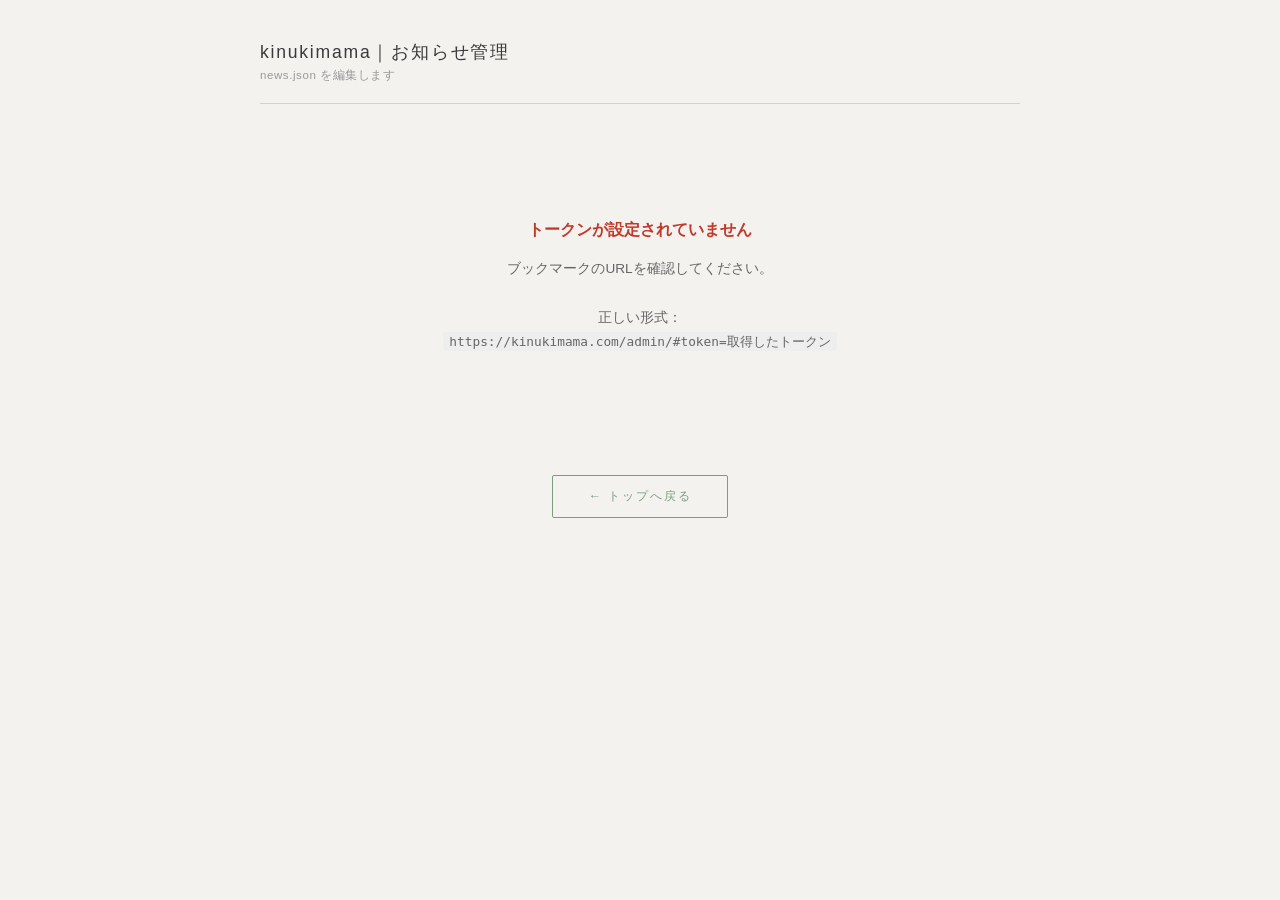
<file: admin/index.html>
<!DOCTYPE html>
<html lang="ja">
<head>
  <meta charset="UTF-8">
  <meta name="viewport" content="width=device-width, initial-scale=1.0">
  <title>お知らせ管理 | kinukimama</title>
  <style>
    *, *::before, *::after { box-sizing: border-box; margin: 0; padding: 0; }
    body { font-family: 'Helvetica Neue', Arial, sans-serif; background: #f4f2ef; color: #2e2e2e; min-height: 100vh; }
    #app { max-width: 800px; margin: 0 auto; padding: 40px 20px 80px; }

    /* HEADER */
    .hd { display: flex; align-items: center; justify-content: space-between; margin-bottom: 36px; border-bottom: 1px solid #d6d0c8; padding-bottom: 20px; }
    .hd-title { font-size: 1.1rem; letter-spacing: 0.1em; color: #3a3a3a; }
    .hd-sub { font-size: 0.72rem; color: #999; margin-top: 4px; letter-spacing: 0.05em; }

    /* ERROR */
    #error-view { text-align: center; padding: 80px 20px; }
    #error-view h2 { font-size: 1rem; color: #c0392b; margin-bottom: 16px; }
    #error-view p { font-size: 0.85rem; color: #666; line-height: 1.8; }
    #error-view code { background: #eee; padding: 2px 6px; border-radius: 3px; font-size: 0.8rem; }

    /* LOADING */
    #loading-view { text-align: center; padding: 80px 20px; color: #999; font-size: 0.85rem; }

    /* ADD BUTTON */
    .btn-add { display: inline-flex; align-items: center; gap: 6px; background: #4a7c59; color: #fff; border: none; padding: 10px 20px; border-radius: 4px; font-size: 0.82rem; letter-spacing: 0.08em; cursor: pointer; transition: background 0.2s; }
    .btn-add:hover { background: #3a6347; }

    /* FORM CARD */
    .form-card { background: #fff; border-radius: 8px; border: 1px solid #e0dbd3; padding: 28px; margin-bottom: 20px; }
    .form-card-title { font-size: 0.78rem; letter-spacing: 0.15em; text-transform: uppercase; color: #888; margin-bottom: 20px; padding-bottom: 12px; border-bottom: 1px solid #ede9e3; }
    .field { margin-bottom: 18px; }
    .field label { display: block; font-size: 0.78rem; color: #555; margin-bottom: 6px; letter-spacing: 0.05em; }
    .field input[type="text"],
    .field input[type="date"],
    .field select,
    .field textarea { width: 100%; border: 1px solid #d4cec7; border-radius: 4px; padding: 9px 12px; font-size: 0.88rem; color: #2e2e2e; background: #faf9f7; outline: none; transition: border-color 0.2s; font-family: inherit; }
    .field input:focus, .field select:focus, .field textarea:focus { border-color: #4a7c59; }
    .field textarea { resize: vertical; min-height: 120px; line-height: 1.7; }
    .field-hint { font-size: 0.72rem; color: #aaa; margin-top: 5px; }

    /* BODY TOOLBAR */
    .body-toolbar { display: flex; gap: 6px; margin-bottom: 6px; }
    .toolbar-btn { background: #f0ede8; border: 1px solid #d4cec7; border-radius: 3px; padding: 4px 10px; font-size: 0.75rem; cursor: pointer; color: #555; transition: background 0.2s; }
    .toolbar-btn:hover { background: #e4dfd8; }
    .link-input-row { display: none; gap: 8px; margin-bottom: 6px; align-items: center; }
    .link-input-row.visible { display: flex; }
    .link-input-row input { flex: 1; border: 1px solid #d4cec7; border-radius: 4px; padding: 6px 10px; font-size: 0.82rem; outline: none; }
    .link-input-row input:focus { border-color: #4a7c59; }
    .link-input-row button { background: #4a7c59; color: #fff; border: none; border-radius: 4px; padding: 6px 14px; font-size: 0.78rem; cursor: pointer; white-space: nowrap; }
    .link-input-row .cancel-btn { background: #999; }

    /* FORM ACTIONS */
    .form-actions { display: flex; gap: 10px; justify-content: flex-end; margin-top: 24px; padding-top: 18px; border-top: 1px solid #ede9e3; }
    .btn-save { background: #4a7c59; color: #fff; border: none; padding: 10px 24px; border-radius: 4px; font-size: 0.82rem; cursor: pointer; letter-spacing: 0.06em; transition: background 0.2s; }
    .btn-save:hover { background: #3a6347; }
    .btn-save:disabled { background: #a0b8a8; cursor: not-allowed; }
    .btn-cancel { background: transparent; color: #888; border: 1px solid #d4cec7; padding: 10px 20px; border-radius: 4px; font-size: 0.82rem; cursor: pointer; transition: all 0.2s; }
    .btn-cancel:hover { background: #f0ede8; }

    /* NEWS LIST */
    .news-item { background: #fff; border-radius: 8px; border: 1px solid #e0dbd3; padding: 20px 24px; margin-bottom: 12px; display: flex; align-items: flex-start; gap: 16px; }
    .news-item-body { flex: 1; min-width: 0; }
    .news-item-meta { display: flex; align-items: center; gap: 10px; margin-bottom: 6px; }
    .news-date { font-size: 0.75rem; color: #999; }
    .news-tag { font-size: 0.68rem; background: #e8f0ea; color: #4a7c59; padding: 2px 8px; border-radius: 10px; letter-spacing: 0.05em; }
    .news-title-text { font-size: 0.92rem; color: #2e2e2e; font-weight: 500; white-space: nowrap; overflow: hidden; text-overflow: ellipsis; }
    .news-item-actions { display: flex; gap: 8px; flex-shrink: 0; }
    .btn-edit { background: transparent; border: 1px solid #c8c2ba; color: #666; padding: 5px 14px; border-radius: 4px; font-size: 0.75rem; cursor: pointer; transition: all 0.2s; }
    .btn-edit:hover { border-color: #4a7c59; color: #4a7c59; }
    .btn-delete { background: transparent; border: 1px solid #e0a0a0; color: #c0392b; padding: 5px 14px; border-radius: 4px; font-size: 0.75rem; cursor: pointer; transition: all 0.2s; }
    .btn-delete:hover { background: #fdf0f0; }

    /* TOAST */
    #toast { position: fixed; bottom: 32px; left: 50%; transform: translateX(-50%); background: #2e2e2e; color: #fff; padding: 12px 24px; border-radius: 6px; font-size: 0.82rem; opacity: 0; transition: opacity 0.3s; pointer-events: none; white-space: nowrap; }
    #toast.show { opacity: 1; }

    /* EMPTY */
    .empty { text-align: center; padding: 40px; color: #aaa; font-size: 0.85rem; }

    .top-back {
      display: block;
      width: fit-content;
      margin: 40px auto;
      padding: 0.75rem 2.2rem;
      border: 1px solid #7a9e7e;
      color: #7a9e7e;
      font-size: 0.78rem;
      letter-spacing: 0.15em;
      text-transform: uppercase;
      text-decoration: none;
      border-radius: 2px;
      transition: background 0.3s, color 0.3s;
      text-align: center;
    }      
    .top-back:hover {
      background: #7a9e7e;
      color: #fff;
    }
  </style>
</head>
<body>
<div id="app">
  <div class="hd">
    <div>
      <div class="hd-title">kinukimama｜お知らせ管理</div>
      <div class="hd-sub">news.json を編集します</div>
    </div>
    <button class="btn-add" id="btn-add" style="display:none" onclick="showAddForm()">＋ 新規追加</button>
  </div>
  <div id="loading-view">読み込み中...</div>
  <div id="error-view" style="display:none"></div>
  <div id="main-view" style="display:none">
    <div id="form-area"></div>
    <div id="list-area"></div>
  </div>
  <a href="https://kinukimama.com/index.html?skip=1" class="top-back">
← トップへ戻る
</a>
</div>
<div id="toast"></div>

<script>
const REPO = 'kinukimama/kinukimama.jiyugaoka';
const FILE = 'news.json';
const API  = 'https://api.github.com';

let token = '';
let fileSha = '';
let items = [];
let editingIndex = -1; // -1 = 新規

// ── 初期化 ──────────────────────────────────────
window.addEventListener('DOMContentLoaded', () => {
  const hash = location.hash.slice(1);
  const params = new URLSearchParams(hash);
  token = params.get('token') || '';

  if (!token) {
    showError(
      'トークンが設定されていません',
      `ブックマークのURLを確認してください。<br><br>
       正しい形式：<br>
       <code>https://kinukimama.com/admin/#token=取得したトークン</code>`
    );
    return;
  }
  loadData();
});

// ── データ取得 ────────────────────────────────────
async function loadData() {
  try {
    const res = await ghGet(`/repos/${REPO}/contents/${FILE}`);
    if (!res.ok) throw new Error(`${res.status}`);
    const json = await res.json();
    fileSha = json.sha;
    const decoded = JSON.parse(decodeURIComponent(escape(atob(json.content.replace(/\n/g, '')))));
    items = decoded.items || [];
    renderList();
    document.getElementById('loading-view').style.display = 'none';
    document.getElementById('main-view').style.display = 'block';
    document.getElementById('btn-add').style.display = 'inline-flex';
  } catch(e) {
    showError('データの取得に失敗しました', `エラー：${e.message}<br>トークンまたはリポジトリ設定を確認してください。`);
  }
}

// ── リスト描画 ────────────────────────────────────
function renderList() {
  const area = document.getElementById('list-area');
  const sorted = [...items].sort((a, b) => b.date.localeCompare(a.date));

  if (sorted.length === 0) {
    area.innerHTML = '<div class="empty">お知らせはまだありません。「新規追加」から追加してください。</div>';
    return;
  }

  area.innerHTML = sorted.map(item => {
    const idx = items.indexOf(item);
    return `
      <div class="news-item">
        <div class="news-item-body">
          <div class="news-item-meta">
            <span class="news-date">${item.date}</span>
            <span class="news-tag">${item.tag}</span>
          </div>
          <div class="news-title-text">${escHtml(item.title)}</div>
        </div>
        <div class="news-item-actions">
          <button class="btn-edit" onclick="showEditForm(${idx})">編集</button>
          <button class="btn-delete" onclick="deleteItem(${idx})">削除</button>
        </div>
      </div>`;
  }).join('');
}

// ── フォーム表示（新規）────────────────────────────
function showAddForm() {
  editingIndex = -1;
  renderForm(null);
  document.getElementById('form-area').scrollIntoView({ behavior: 'smooth', block: 'start' });
}

// ── フォーム表示（編集）────────────────────────────
function showEditForm(idx) {
  editingIndex = idx;
  renderForm(items[idx]);
  document.getElementById('form-area').scrollIntoView({ behavior: 'smooth', block: 'start' });
}

// ── フォーム描画 ──────────────────────────────────
function renderForm(item) {
  const isNew = item === null;
  const today = new Date().toISOString().slice(0, 10);
  const v = item || { date: today, tag: 'お知らせ', title: '', body: '', link: '', linkText: '' };

  document.getElementById('form-area').innerHTML = `
    <div class="form-card">
      <div class="form-card-title">${isNew ? '新規追加' : '編集'}</div>

      <div class="field">
        <label>日付</label>
        <input type="date" id="f-date" value="${v.date}">
      </div>

      <div class="field">
        <label>タグ</label>
        <select id="f-tag">
          ${['お知らせ','キャンペーン','休業','新メニュー','その他'].map(t =>
            `<option value="${t}" ${v.tag===t?'selected':''}>${t}</option>`
          ).join('')}
        </select>
      </div>

      <div class="field">
        <label>タイトル</label>
        <input type="text" id="f-title" value="${escHtml(v.title)}" placeholder="タイトルを入力">
      </div>

      <div class="field">
        <label>本文</label>
        <div class="body-toolbar">
          <button class="toolbar-btn" onclick="insertLink()">🔗 リンクを挿入</button>
        </div>
        <div class="link-input-row" id="link-row">
          <input type="text" id="link-url-input" placeholder="https://example.com">
          <button onclick="applyLink()">適用</button>
          <button class="cancel-btn" onclick="hideLinkRow()">キャンセル</button>
        </div>
        <textarea id="f-body" placeholder="本文を入力">${escHtml(v.body)}</textarea>
        <div class="field-hint">リンクを入れたいテキストを選択してから「リンクを挿入」を押してください</div>
      </div>

      <div class="field">
        <label>リンクURL（任意）</label>
        <input type="text" id="f-link" value="${escHtml(v.link||'')}" placeholder="https://example.com">
      </div>

      <div class="field">
        <label>リンクテキスト（任意）</label>
        <input type="text" id="f-linkText" value="${escHtml(v.linkText||'')}" placeholder="詳しくはこちら">
        <div class="field-hint">リンクURLを入力した場合のみ有効です</div>
      </div>

      <div class="form-actions">
        <button class="btn-cancel" onclick="cancelForm()">キャンセル</button>
        <button class="btn-save" id="btn-save" onclick="saveItem()">保存して公開</button>
      </div>
    </div>`;
}

// ── リンク挿入 ────────────────────────────────────
function insertLink() {
  document.getElementById('link-row').classList.add('visible');
  document.getElementById('link-url-input').focus();
}

function hideLinkRow() {
  document.getElementById('link-row').classList.remove('visible');
  document.getElementById('link-url-input').value = '';
}

function applyLink() {
  const url = document.getElementById('link-url-input').value.trim();
  if (!url) return;
  const ta = document.getElementById('f-body');
  const start = ta.selectionStart;
  const end = ta.selectionEnd;
  const selected = ta.value.slice(start, end) || 'リンクテキスト';
  const markdown = `[${selected}](${url})`;
  ta.value = ta.value.slice(0, start) + markdown + ta.value.slice(end);
  hideLinkRow();
  ta.focus();
}

// ── 保存 ─────────────────────────────────────────
async function saveItem() {
  const date     = document.getElementById('f-date').value;
  const tag      = document.getElementById('f-tag').value;
  const title    = document.getElementById('f-title').value.trim();
  const body     = document.getElementById('f-body').value.trim();
  const link     = document.getElementById('f-link').value.trim();
  const linkText = document.getElementById('f-linkText').value.trim();

  if (!date || !title || !body) {
    showToast('日付・タイトル・本文は必須です');
    return;
  }

  const newItem = { date, tag, title, body };
  if (link) { newItem.link = link; newItem.linkText = linkText || 'こちら'; }

  if (editingIndex === -1) {
    items.push(newItem);
  } else {
    items[editingIndex] = newItem;
  }

  await commitData();
}

// ── 削除 ─────────────────────────────────────────
async function deleteItem(idx) {
  if (!confirm(`「${items[idx].title}」を削除しますか？`)) return;
  items.splice(idx, 1);
  await commitData();
}

// ── GitHubにコミット ───────────────────────────────
async function commitData() {
  const btn = document.getElementById('btn-save');
  if (btn) { btn.disabled = true; btn.textContent = '保存中...'; }

  const content = btoa(unescape(encodeURIComponent(
    JSON.stringify({ items }, null, 2)
  )));

  try {
    const res = await ghPut(`/repos/${REPO}/contents/${FILE}`, {
      message: 'Update news.json via admin',
      content,
      sha: fileSha
    });
    if (!res.ok) throw new Error(`${res.status}`);
    const json = await res.json();
    fileSha = json.content.sha;
    cancelForm();
    renderList();
    showToast('保存しました');
  } catch(e) {
    showToast(`保存に失敗しました：${e.message}`);
    if (btn) { btn.disabled = false; btn.textContent = '保存して公開'; }
  }
}

// ── フォームを閉じる ───────────────────────────────
function cancelForm() {
  document.getElementById('form-area').innerHTML = '';
  editingIndex = -1;
}

// ── GitHub API ────────────────────────────────────
function ghGet(path) {
  return fetch(API + path, {
    headers: { Authorization: `token ${token}`, Accept: 'application/vnd.github+json' }
  });
}

function ghPut(path, body) {
  return fetch(API + path, {
    method: 'PUT',
    headers: {
      Authorization: `token ${token}`,
      Accept: 'application/vnd.github+json',
      'Content-Type': 'application/json'
    },
    body: JSON.stringify(body)
  });
}

// ── ユーティリティ ────────────────────────────────
function showError(title, msg) {
  document.getElementById('loading-view').style.display = 'none';
  const el = document.getElementById('error-view');
  el.style.display = 'block';
  el.innerHTML = `<h2>${title}</h2><p>${msg}</p>`;
}

function showToast(msg) {
  const t = document.getElementById('toast');
  t.textContent = msg;
  t.classList.add('show');
  setTimeout(() => t.classList.remove('show'), 2800);
}

function escHtml(str) {
  return String(str).replace(/&/g,'&amp;').replace(/</g,'&lt;').replace(/>/g,'&gt;').replace(/"/g,'&quot;');
}
</script>
</body>
</html>
</file>
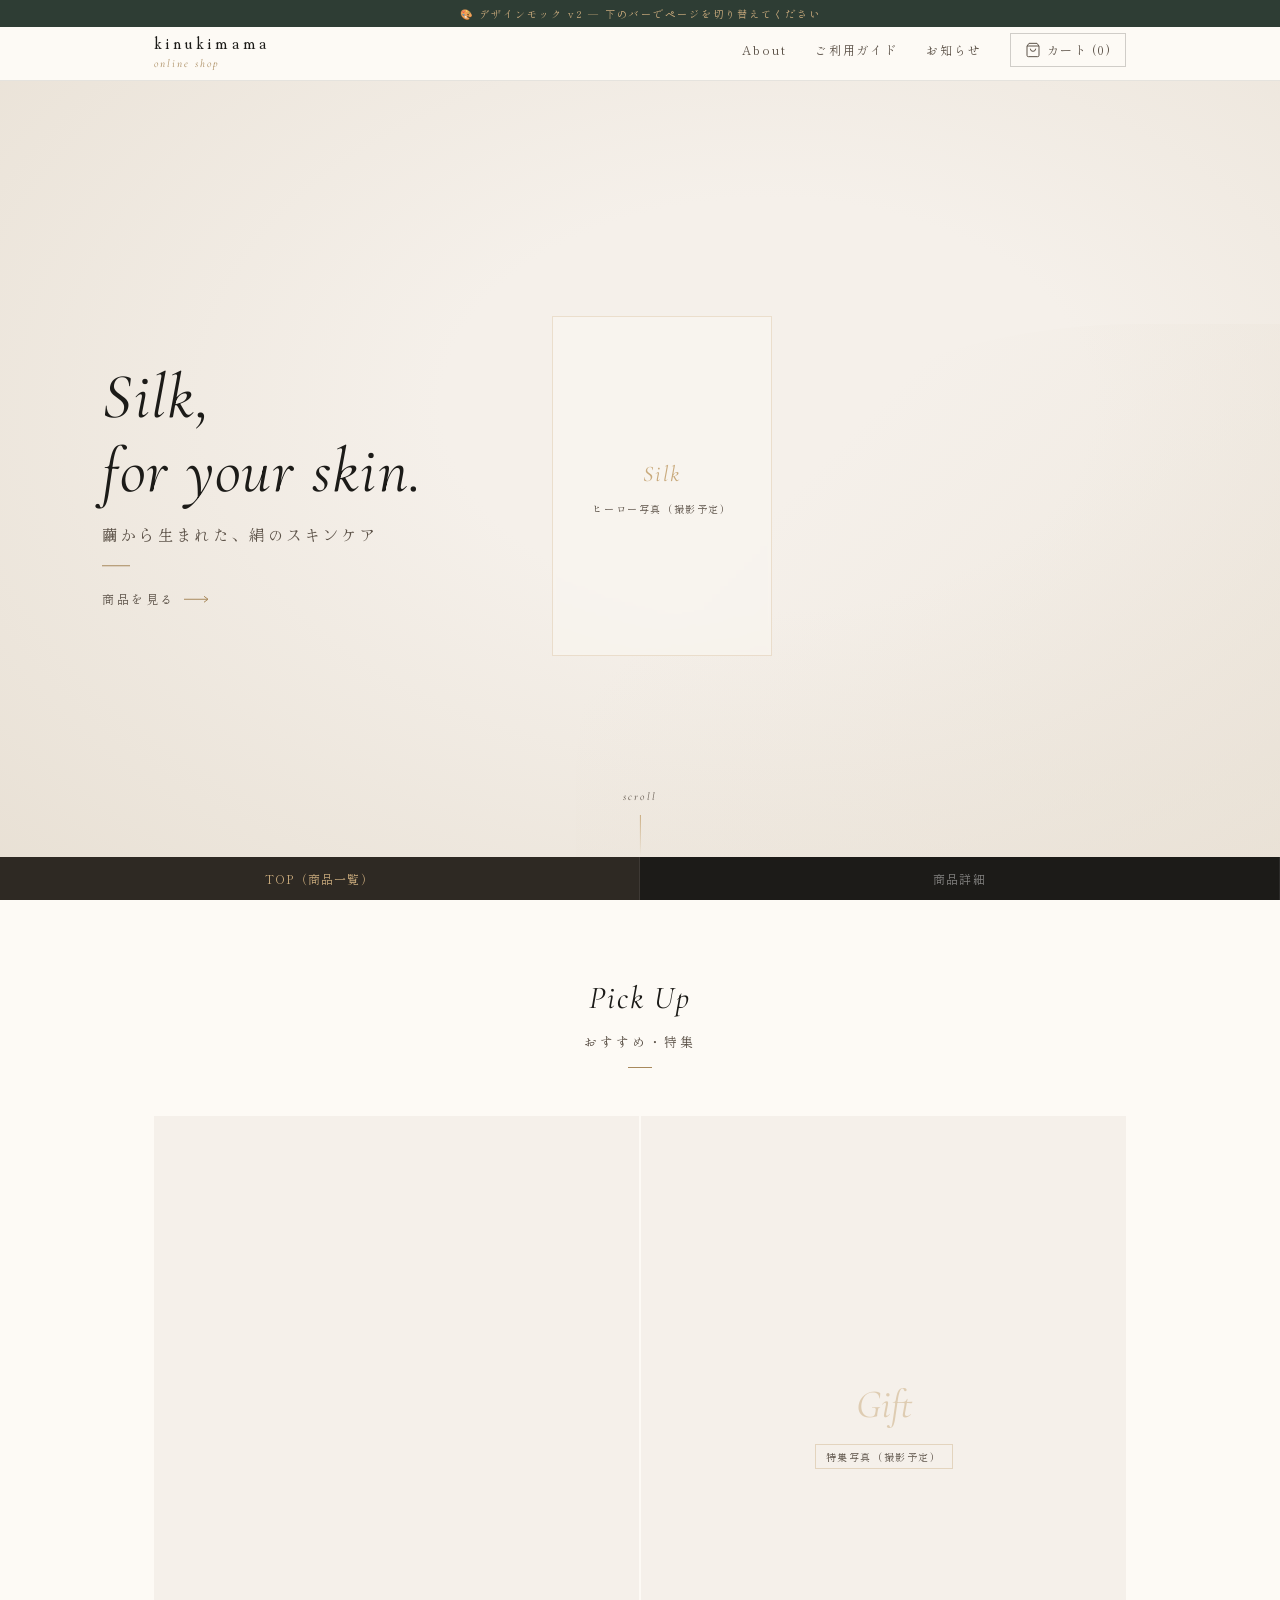
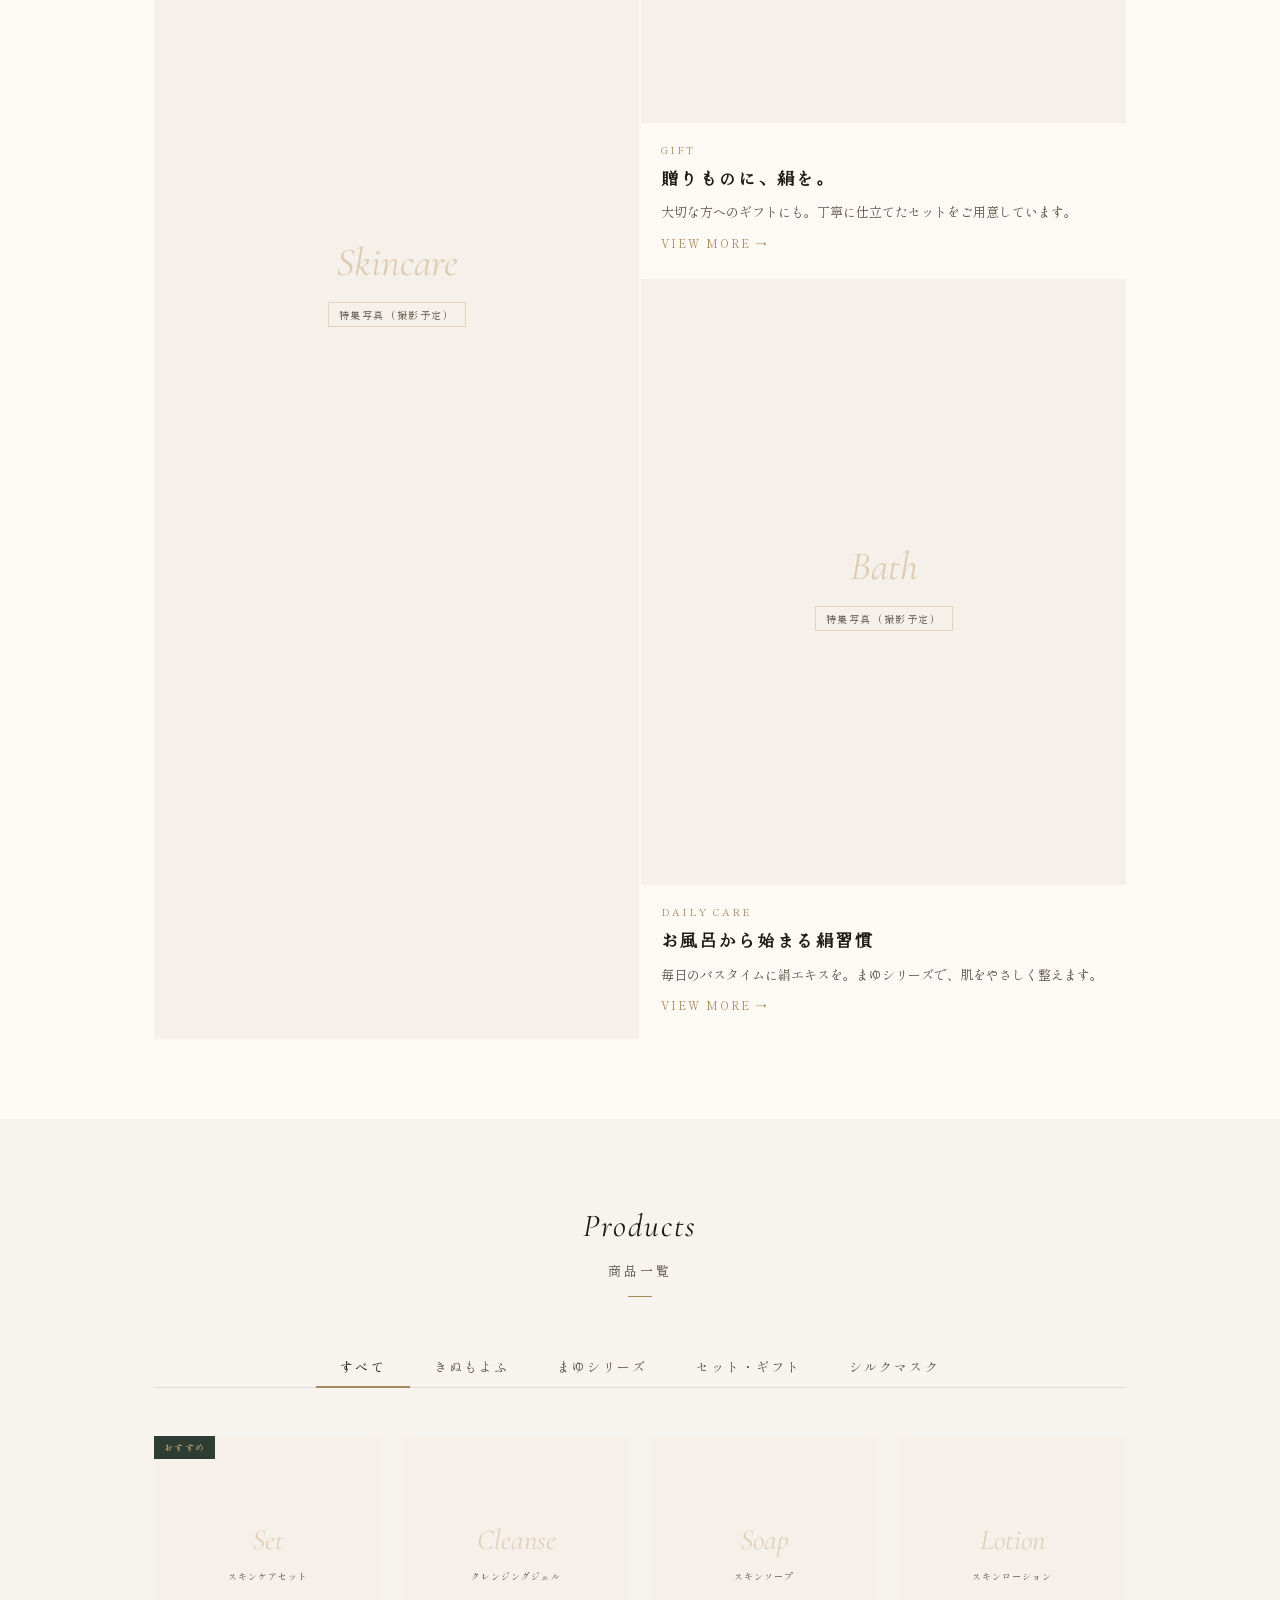
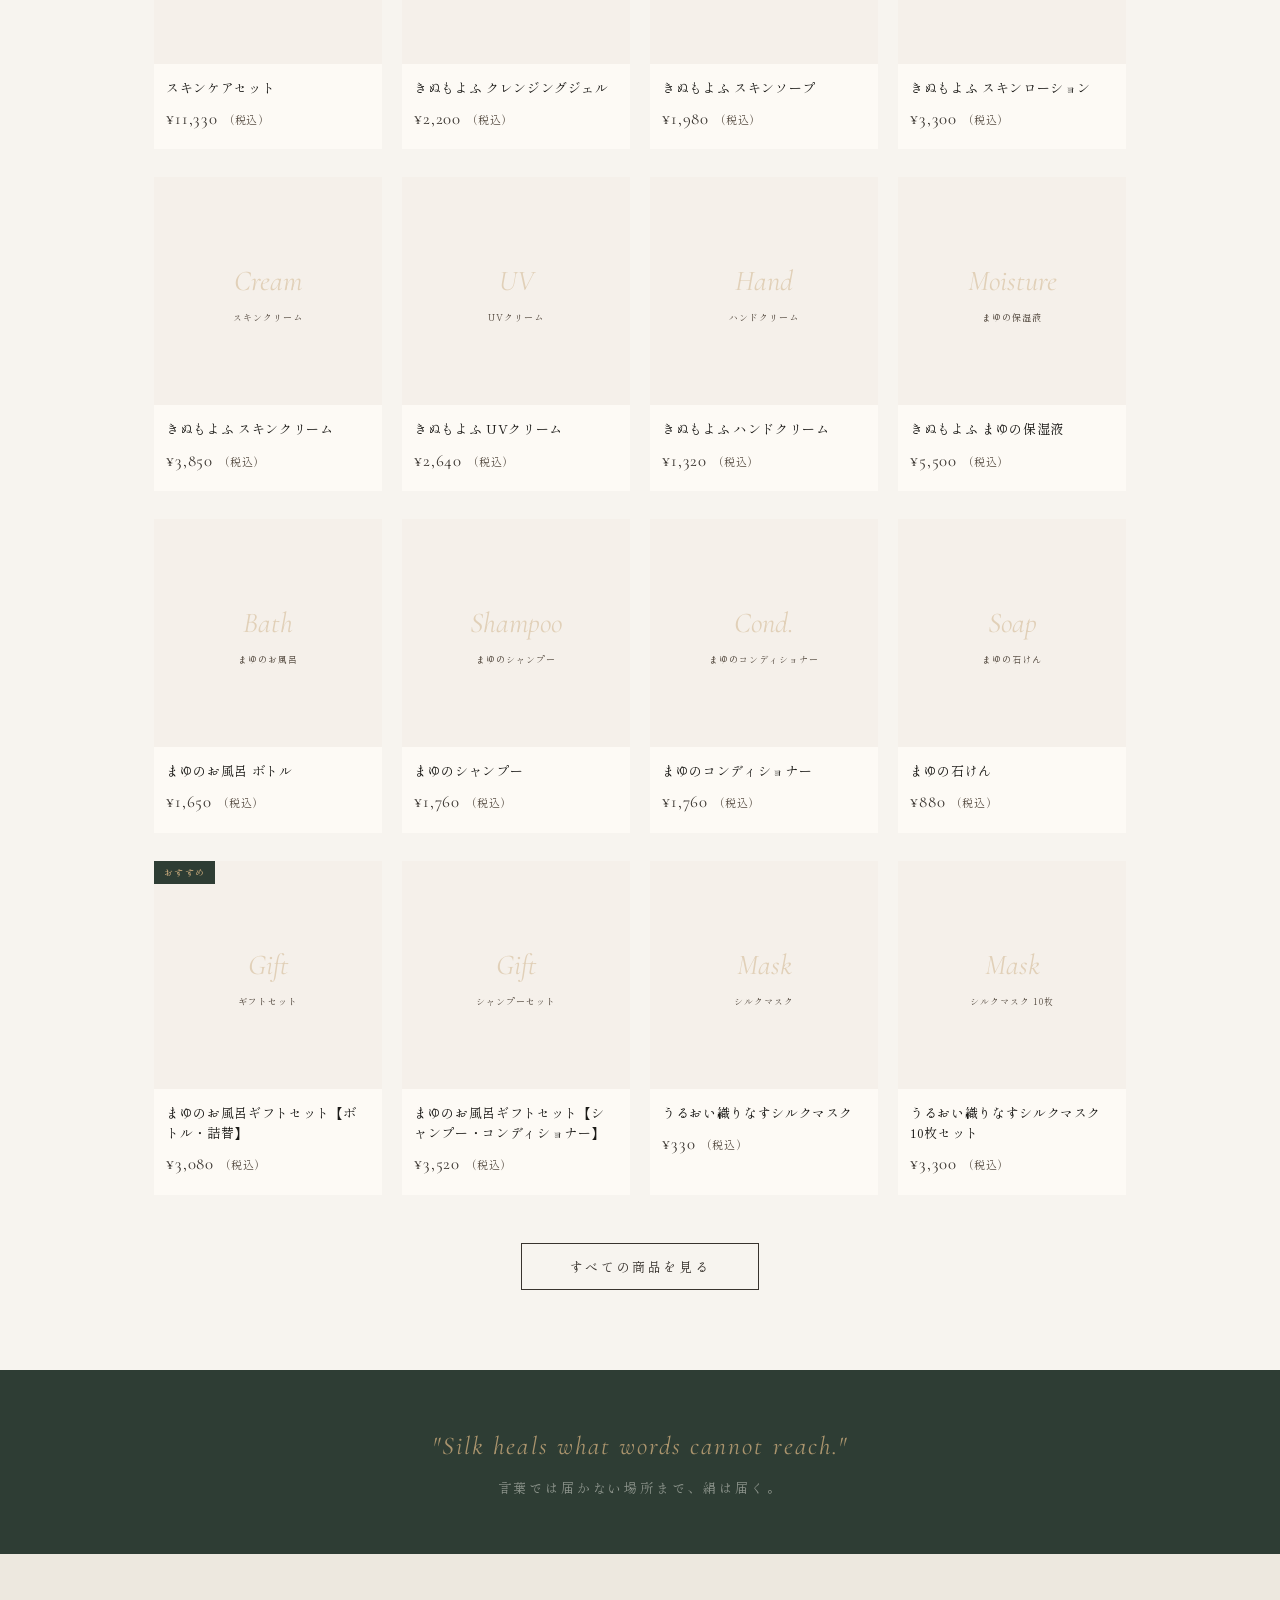
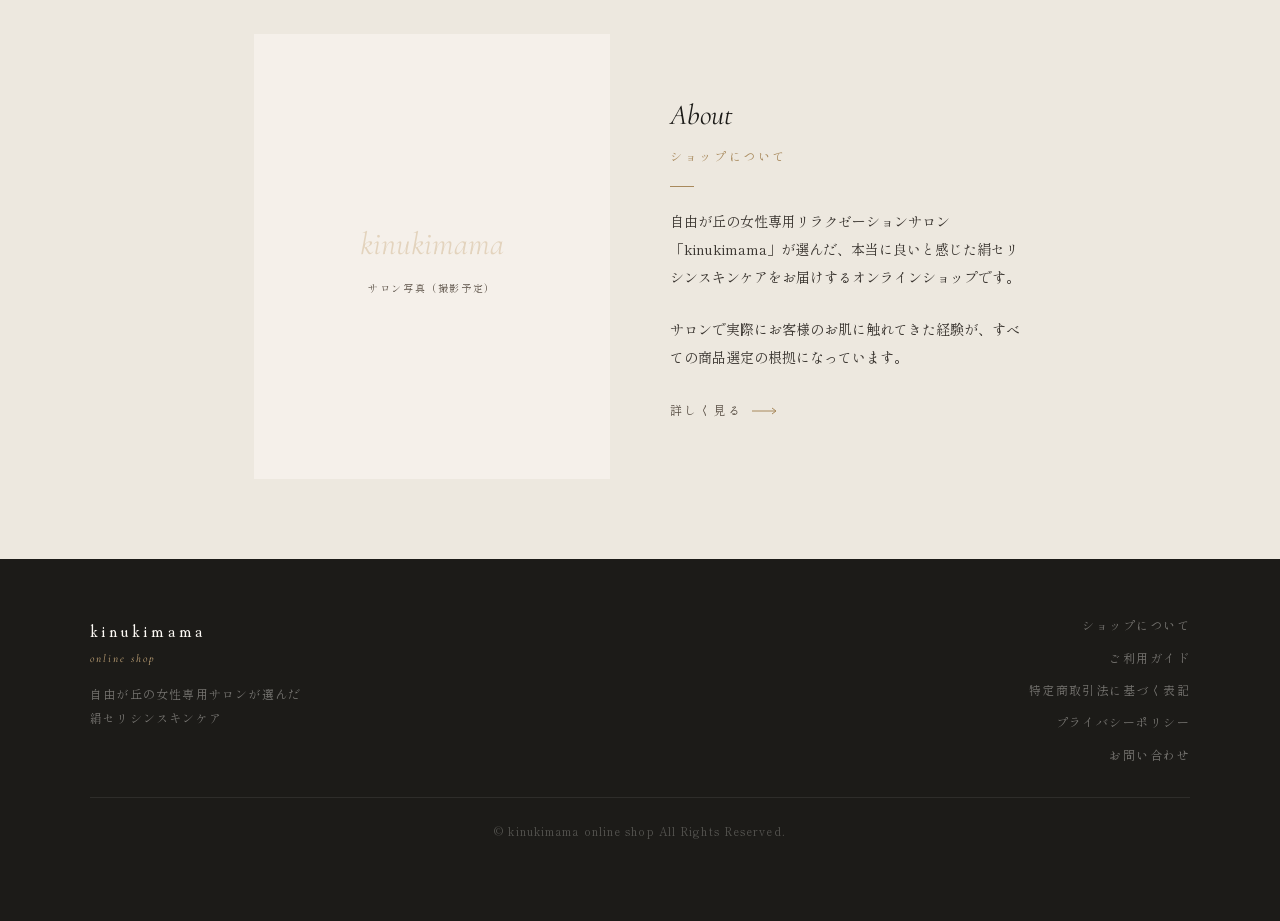
<file: base_mock.html>
<!DOCTYPE html>
<html lang="ja">
<head>
<meta charset="UTF-8">
<meta name="viewport" content="width=device-width,initial-scale=1">
<title>kinukimama online shop — モック v2</title>
<link href="https://fonts.googleapis.com/css2?family=Cormorant+Garamond:ital,wght@0,300;0,400;1,300;1,400&family=Hina+Mincho&family=Shippori+Mincho+B1:wght@400;500&display=swap" rel="stylesheet">
<style>
*,*::before,*::after{box-sizing:border-box;margin:0;padding:0}
:root{
  --bg:#F7F4EF;
  --bg-warm:#EDE8DF;
  --bg-deep:#E3DBCF;
  --bg-cream:#F5F0EA;
  --ink:#1C1B18;
  --ink-mid:#38332E;
  --ink-soft:#5C5248;
  --gold:#A8895C;
  --gold-lt:#C9AA7C;
  --sage:#2E3D34;
  --sage-mid:#445C4E;
  --white:#FDFAF5;
  --rust:#C0614A;
}
html{scroll-behavior:smooth}
body{font-family:'Shippori Mincho B1',serif;background:var(--white);color:var(--ink);font-size:16px;line-height:1.7}

/* ── MOCK BAR ── */
.mock-bar{position:fixed;bottom:0;left:0;right:0;background:var(--ink);display:flex;z-index:9999}
.mock-bar button{flex:1;padding:13px 8px;background:none;border:none;color:rgba(255,255,255,0.45);font-family:'Shippori Mincho B1',serif;font-size:12px;cursor:pointer;letter-spacing:0.1em;transition:color 0.2s,background 0.2s;border-right:1px solid rgba(255,255,255,0.08)}
.mock-bar button.active{color:var(--gold-lt);background:rgba(201,170,124,0.1)}
.mock-bar button:hover{color:var(--white)}
.mock-label{position:fixed;top:0;left:0;right:0;background:var(--sage);color:var(--gold-lt);font-size:10px;letter-spacing:0.2em;text-align:center;padding:5px;z-index:9998;font-family:'Shippori Mincho B1',serif}
.page{display:none;padding-top:20px}
.page.active{display:block}

/* ── HEADER ── */
header{background:var(--white);border-bottom:1px solid rgba(28,27,24,0.1);position:sticky;top:20px;z-index:100}
.nav-inner{max-width:1100px;margin:0 auto;padding:0 5vw;height:60px;display:flex;align-items:center;justify-content:space-between}
.logo{font-family:'Hina Mincho',serif;font-size:1.1rem;letter-spacing:0.24em;color:var(--ink);text-decoration:none}
.logo-sub{font-family:'Cormorant Garamond',serif;font-style:italic;font-size:0.7rem;color:var(--gold);letter-spacing:0.18em;display:block;margin-top:-3px}
.nav-links{display:flex;align-items:center;gap:28px}
.nav-link{font-size:12px;letter-spacing:0.16em;color:var(--ink-soft);text-decoration:none;transition:color 0.2s}
.nav-link:hover{color:var(--gold)}
.cart-btn{display:flex;align-items:center;gap:6px;font-size:12px;letter-spacing:0.12em;color:var(--ink-soft);cursor:pointer;border:1px solid rgba(28,27,24,0.2);padding:6px 14px;transition:border-color 0.2s,color 0.2s}
.cart-btn:hover{border-color:var(--gold);color:var(--gold)}
.cart-btn svg{width:16px;height:16px}

/* ── HERO ── */
.hero{position:relative;width:100%;height:90vh;min-height:560px;overflow:hidden;background:var(--bg-cream)}
.hero-img-mock{width:100%;height:100%;display:flex;align-items:center;justify-content:center;position:relative}
.hero-bg-grad{position:absolute;inset:0;background:radial-gradient(ellipse at 60% 40%, #F5F0EA 30%, #E8E0D4 100%)}
.hero-silk-hint{position:absolute;bottom:0;right:0;width:55%;height:70%;background:linear-gradient(135deg,transparent 30%,rgba(232,224,212,0.6) 100%);border-radius:80% 0 0 0}
.hero-product-ph{position:absolute;left:50%;top:50%;transform:translate(-40%,-50%);text-align:center}
.hero-product-ph .ph-frame{width:220px;height:340px;border:1px solid rgba(201,170,124,0.3);display:flex;align-items:center;justify-content:center;flex-direction:column;background:rgba(253,250,245,0.4);backdrop-filter:blur(2px)}
.hero-product-ph .ph-en{font-family:'Cormorant Garamond',serif;font-style:italic;font-size:1.4rem;color:var(--gold-lt);letter-spacing:0.1em}
.hero-product-ph .ph-note{font-size:10px;letter-spacing:0.16em;color:var(--ink-soft);margin-top:6px}
.hero-text{position:absolute;left:8vw;top:50%;transform:translateY(-50%)}
.hero-text .catch-en{font-family:'Cormorant Garamond',serif;font-style:italic;font-size:clamp(2.4rem,5vw,4rem);line-height:1.15;color:var(--ink);letter-spacing:0.02em;display:block}
.hero-text .catch-ja{font-family:'Hina Mincho',serif;font-size:clamp(0.85rem,1.2vw,1rem);color:var(--ink-soft);letter-spacing:0.22em;display:block;margin-top:14px}
.hero-text .rule{width:28px;height:1px;background:var(--gold);margin:18px 0}
.hero-text .hero-link{font-size:12px;letter-spacing:0.2em;color:var(--ink-soft);text-decoration:none;display:inline-flex;align-items:center;gap:10px;position:relative}
.hero-text .hero-link::after{content:'';position:absolute;bottom:-2px;left:0;right:0;height:1px;background:var(--gold-lt);transform:scaleX(0);transform-origin:left;transition:transform 0.3s}
.hero-text .hero-link:hover::after{transform:scaleX(1)}
.hero-scroll{position:absolute;bottom:36px;left:50%;transform:translateX(-50%);display:flex;flex-direction:column;align-items:center;gap:8px;font-family:'Cormorant Garamond',serif;font-style:italic;font-size:11px;letter-spacing:0.2em;color:var(--ink-soft)}
.hero-scroll-line{width:1px;height:40px;background:linear-gradient(to bottom,var(--gold-lt),transparent);animation:scrollDown 1.6s ease-in-out infinite}
@keyframes scrollDown{0%{transform:scaleY(0);transform-origin:top}50%{transform:scaleY(1);transform-origin:top}51%{transform:scaleY(1);transform-origin:bottom}100%{transform:scaleY(0);transform-origin:bottom}}

/* ── SECTION COMMON ── */
.sec-wrap{max-width:1100px;margin:0 auto;padding:0 5vw}
.sec-header{text-align:center;margin-bottom:48px}
.sec-header .sec-en{font-family:'Cormorant Garamond',serif;font-style:italic;font-size:2rem;color:var(--ink);letter-spacing:0.06em;display:block}
.sec-header .sec-ja{font-size:13px;letter-spacing:0.22em;color:var(--ink-soft);margin-top:6px;display:block}
.sec-header .rule{width:24px;height:1px;background:var(--gold);margin:14px auto 0}

/* ── PICKUP ── */
.pickup{padding:80px 0;background:var(--white)}
.pickup-grid{display:grid;grid-template-columns:1fr 1fr;gap:2px}
.pickup-item{position:relative;overflow:hidden;cursor:pointer}
.pickup-item:first-child{grid-row:span 2}
.pickup-img{aspect-ratio:4/5;background:var(--bg-cream);display:flex;align-items:center;justify-content:center;overflow:hidden;position:relative}
.pickup-item:first-child .pickup-img{aspect-ratio:auto;height:100%}
.pickup-img-inner{width:100%;height:100%;display:flex;align-items:center;justify-content:center;flex-direction:column;transition:transform 0.6s ease}
.pickup-item:hover .pickup-img-inner{transform:scale(1.03)}
.pickup-ph-en{font-family:'Cormorant Garamond',serif;font-style:italic;font-size:2.5rem;color:var(--gold-lt);opacity:0.5}
.pickup-ph-note{font-size:10px;letter-spacing:0.16em;color:var(--ink-soft);margin-top:6px;border:1px solid rgba(201,170,124,0.4);padding:3px 10px}
.pickup-caption{padding:18px 20px 22px;background:var(--white)}
.pickup-caption .cap-label{font-size:10px;letter-spacing:0.2em;color:var(--gold);margin-bottom:6px;display:block}
.pickup-caption h3{font-family:'Hina Mincho',serif;font-size:1.05rem;letter-spacing:0.14em;color:var(--ink);margin-bottom:8px}
.pickup-caption p{font-size:13px;color:var(--ink-soft);line-height:1.8}
.pickup-caption .more{font-size:11px;letter-spacing:0.18em;color:var(--gold);margin-top:10px;display:inline-block}

/* ── PRODUCTS ── */
.products{padding:80px 0;background:var(--bg)}
.cat-tabs{display:flex;gap:0;justify-content:center;margin-bottom:48px;border-bottom:1px solid rgba(28,27,24,0.1)}
.cat-tab{background:none;border:none;border-bottom:2px solid transparent;padding:12px 24px 10px;font-family:'Shippori Mincho B1',serif;font-size:13px;letter-spacing:0.16em;color:var(--ink-soft);cursor:pointer;margin-bottom:-1px;transition:color 0.2s,border-color 0.2s}
.cat-tab.active,.cat-tab:hover{color:var(--ink);border-bottom-color:var(--gold)}
.product-grid{display:grid;grid-template-columns:repeat(4,1fr);gap:28px 20px}
.product-card{cursor:pointer;background:var(--white)}
.prod-img{aspect-ratio:1/1;background:var(--bg-cream);display:flex;align-items:center;justify-content:center;overflow:hidden;position:relative}
.prod-img-inner{display:flex;align-items:center;justify-content:center;flex-direction:column;width:100%;height:100%;transition:transform 0.5s ease}
.product-card:hover .prod-img-inner{transform:scale(1.04)}
.prod-badge{position:absolute;top:0;left:0;background:var(--sage);color:var(--gold-lt);font-size:9px;letter-spacing:0.14em;padding:4px 10px;font-family:'Shippori Mincho B1',serif}
.prod-ph-en{font-family:'Cormorant Garamond',serif;font-style:italic;font-size:1.8rem;color:var(--gold-lt);opacity:0.45}
.prod-ph-ja{font-size:9px;letter-spacing:0.12em;color:var(--ink-soft);margin-top:4px}
.prod-info{padding:14px 12px 16px}
.prod-name{font-size:13px;letter-spacing:0.05em;color:var(--ink);line-height:1.55}
.prod-price{font-family:'Cormorant Garamond',serif;font-size:1.05rem;color:var(--ink-mid);margin-top:7px;letter-spacing:0.05em}
.prod-price small{font-size:0.7rem;font-family:'Shippori Mincho B1',serif;color:var(--ink-soft)}
.more-wrap{text-align:center;margin-top:48px}
.btn-more{display:inline-block;padding:13px 48px;border:1px solid var(--ink-mid);font-family:'Shippori Mincho B1',serif;font-size:13px;letter-spacing:0.2em;color:var(--ink-mid);text-decoration:none;position:relative;overflow:hidden;cursor:pointer;background:none}
.btn-more::before{content:'';position:absolute;inset:0;background:var(--ink);transform:scaleX(0);transform-origin:left;transition:transform 0.3s ease}
.btn-more:hover::before{transform:scaleX(1)}
.btn-more span{position:relative;z-index:1;transition:color 0.3s}
.btn-more:hover span{color:var(--white)}

/* ── SILK STRIP ── */
.silk-strip{background:var(--sage);padding:56px 5vw;text-align:center}
.silk-strip p{font-family:'Cormorant Garamond',serif;font-style:italic;font-size:clamp(1.1rem,2.5vw,1.6rem);color:rgba(201,170,124,0.8);letter-spacing:0.08em;line-height:1.6}
.silk-strip .strip-ja{font-family:'Hina Mincho',serif;font-style:normal;font-size:0.8rem;color:rgba(253,250,245,0.45);letter-spacing:0.22em;margin-top:10px;display:block}

/* ── ABOUT STRIP ── */
.about-strip{padding:80px 0;background:var(--bg-warm)}
.about-inner{max-width:900px;margin:0 auto;padding:0 5vw;display:grid;grid-template-columns:1fr 1fr;gap:60px;align-items:center}
.about-img-ph{aspect-ratio:4/5;background:var(--bg-cream);display:flex;align-items:center;justify-content:center;flex-direction:column;gap:8px}
.about-img-ph .ph-en{font-family:'Cormorant Garamond',serif;font-style:italic;font-size:2rem;color:var(--gold-lt);opacity:0.4}
.about-img-ph .ph-note{font-size:10px;letter-spacing:0.16em;color:var(--ink-soft)}
.about-text .sec-en{font-family:'Cormorant Garamond',serif;font-style:italic;font-size:1.8rem;color:var(--ink);display:block;margin-bottom:6px}
.about-text .sec-ja{font-size:12px;letter-spacing:0.22em;color:var(--gold);display:block;margin-bottom:20px}
.about-text .rule{width:24px;height:1px;background:var(--gold);margin-bottom:20px}
.about-text p{font-size:14px;color:var(--ink-mid);line-height:2;margin-bottom:24px}
.btn-ghost{font-size:12px;letter-spacing:0.2em;color:var(--ink-soft);text-decoration:none;display:inline-flex;align-items:center;gap:10px;position:relative}
.btn-ghost::after{content:'';position:absolute;bottom:-2px;left:0;right:0;height:1px;background:var(--gold-lt);transform:scaleX(0);transform-origin:left;transition:transform 0.3s}
.btn-ghost:hover::after{transform:scaleX(1)}

/* ── FOOTER ── */
footer{background:var(--ink);padding:56px 5vw 80px}
.footer-inner{max-width:1100px;margin:0 auto;display:grid;grid-template-columns:1fr auto;gap:40px;align-items:start}
.footer-logo{font-family:'Hina Mincho',serif;font-size:1.1rem;letter-spacing:0.24em;color:var(--white);margin-bottom:4px}
.footer-logo-sub{font-family:'Cormorant Garamond',serif;font-style:italic;font-size:0.7rem;color:var(--gold-lt);letter-spacing:0.18em}
.footer-desc{font-size:12px;color:rgba(253,250,245,0.4);letter-spacing:0.1em;margin-top:14px;line-height:2}
.footer-links{display:flex;flex-direction:column;gap:12px;text-align:right}
.footer-links a{font-size:12px;letter-spacing:0.12em;color:rgba(253,250,245,0.4);text-decoration:none;transition:color 0.2s}
.footer-links a:hover{color:var(--gold-lt)}
.footer-bottom{max-width:1100px;margin:32px auto 0;padding-top:24px;border-top:1px solid rgba(253,250,245,0.08);text-align:center;font-size:11px;letter-spacing:0.1em;color:rgba(253,250,245,0.25)}

/* ── DETAIL PAGE ── */
.detail-wrap{max-width:1060px;margin:0 auto;padding:40px 5vw 120px}
.breadcrumb{font-size:12px;letter-spacing:0.12em;color:var(--ink-soft);margin-bottom:40px;display:flex;gap:8px;align-items:center}
.breadcrumb a{color:var(--ink-soft);text-decoration:none;border-bottom:1px solid transparent;transition:border-color 0.2s}
.breadcrumb a:hover{border-bottom-color:var(--gold)}
.breadcrumb span{opacity:0.3}
.detail-grid{display:grid;grid-template-columns:1fr 1fr;gap:64px;align-items:start}
.detail-img-main{background:var(--bg-cream);aspect-ratio:1/1;display:flex;align-items:center;justify-content:center;flex-direction:column;gap:10px}
.detail-img-main .ph-en{font-family:'Cormorant Garamond',serif;font-style:italic;font-size:3rem;color:var(--gold-lt);opacity:0.4}
.detail-img-main .ph-note{font-size:11px;letter-spacing:0.18em;color:var(--ink-soft)}
.detail-thumbs{display:grid;grid-template-columns:repeat(4,1fr);gap:8px;margin-top:10px}
.detail-thumb{background:var(--bg-warm);aspect-ratio:1/1;border:1px solid transparent;cursor:pointer;transition:border-color 0.2s}
.detail-thumb.active{border-color:var(--gold)}
.detail-cat{font-size:11px;letter-spacing:0.2em;color:var(--gold);padding-bottom:16px;border-bottom:1px solid rgba(28,27,24,0.1);margin-bottom:20px}
.detail-name{font-family:'Hina Mincho',serif;font-size:clamp(1.15rem,2vw,1.45rem);letter-spacing:0.12em;color:var(--ink);line-height:1.65;margin-bottom:20px}
.detail-price{font-family:'Cormorant Garamond',serif;font-size:2rem;color:var(--ink);letter-spacing:0.04em}
.detail-price small{font-size:0.85rem;font-family:'Shippori Mincho B1',serif;color:var(--ink-soft)}
.detail-tax{font-size:12px;color:var(--ink-soft);letter-spacing:0.1em;margin-top:4px;margin-bottom:28px}
.detail-desc{font-size:14px;line-height:2;color:var(--ink-mid);padding:20px 0;border-top:1px solid rgba(28,27,24,0.08);border-bottom:1px solid rgba(28,27,24,0.08);margin-bottom:28px}
.btn-cart{display:block;width:100%;padding:16px;background:var(--sage);color:var(--white);text-align:center;font-family:'Shippori Mincho B1',serif;font-size:14px;letter-spacing:0.22em;border:none;cursor:pointer;margin-bottom:10px;position:relative;overflow:hidden}
.btn-cart::before{content:'';position:absolute;inset:0;background:var(--sage-mid);transform:scaleX(0);transform-origin:left;transition:transform 0.3s}
.btn-cart:hover::before{transform:scaleX(1)}
.btn-cart span{position:relative;z-index:1}
.btn-fav{display:block;width:100%;padding:13px;background:none;border:1px solid rgba(28,27,24,0.25);color:var(--ink-soft);text-align:center;font-family:'Shippori Mincho B1',serif;font-size:13px;letter-spacing:0.18em;cursor:pointer;transition:border-color 0.2s,color 0.2s}
.btn-fav:hover{border-color:var(--gold);color:var(--gold)}
.detail-note{margin-top:24px;font-size:12px;color:var(--ink-soft);letter-spacing:0.1em;line-height:2.2;padding-top:20px;border-top:1px solid rgba(28,27,24,0.08)}

/* ── RESPONSIVE ── */
@media(max-width:767px){
  .product-grid{grid-template-columns:repeat(2,1fr);gap:16px 12px}
  .pickup-grid{grid-template-columns:1fr}
  .pickup-item:first-child{grid-row:auto}
  .about-inner{grid-template-columns:1fr}
  .detail-grid{grid-template-columns:1fr;gap:32px}
  .footer-inner{grid-template-columns:1fr}
  .footer-links{text-align:left}
  .hero-text{left:5vw}
  .nav-links .nav-link{display:none}
}
</style>
</head>
<body>

<div class="mock-label">🎨 デザインモック v2 — 下のバーでページを切り替えてください</div>

<!-- ═══════════════ PAGE: TOP ═══════════════ -->
<div class="page active" id="page-top">

  <header>
    <div class="nav-inner">
      <a class="logo" href="#">
        kinukimama
        <span class="logo-sub">online shop</span>
      </a>
      <div class="nav-links">
        <a class="nav-link" href="#">About</a>
        <a class="nav-link" href="#">ご利用ガイド</a>
        <a class="nav-link" href="#">お知らせ</a>
        <div class="cart-btn">
          <svg viewBox="0 0 24 24" fill="none" stroke="currentColor" stroke-width="1.5"><path d="M6 2L3 6v14a2 2 0 002 2h14a2 2 0 002-2V6l-3-4z"/><line x1="3" y1="6" x2="21" y2="6"/><path d="M16 10a4 4 0 01-8 0"/></svg>
          カート (0)
        </div>
      </div>
    </div>
  </header>

  <!-- HERO -->
  <section class="hero">
    <div class="hero-img-mock">
      <div class="hero-bg-grad"></div>
      <div class="hero-silk-hint"></div>

      <!-- 写真プレースホルダー -->
      <div class="hero-product-ph">
        <div class="ph-frame">
          <span class="ph-en">Silk</span>
          <span class="ph-note">ヒーロー写真（撮影予定）</span>
        </div>
      </div>

      <!-- テキスト -->
      <div class="hero-text">
        <span class="catch-en">Silk,<br>for your skin.</span>
        <span class="catch-ja">繭から生まれた、絹のスキンケア</span>
        <div class="rule"></div>
        <a class="hero-link" href="#">
          商品を見る
          <svg width="28" height="8" viewBox="0 0 28 8" fill="none"><line x1="0" y1="4" x2="24" y2="4" stroke="#A8895C" stroke-width="1"/><polyline points="20,1 24,4 20,7" stroke="#A8895C" stroke-width="1" fill="none"/></svg>
        </a>
      </div>
    </div>

    <div class="hero-scroll">
      scroll
      <div class="hero-scroll-line"></div>
    </div>
  </section>

  <!-- PICK UP -->
  <section class="pickup">
    <div class="sec-wrap">
      <div class="sec-header">
        <span class="sec-en">Pick Up</span>
        <span class="sec-ja">おすすめ・特集</span>
        <div class="rule"></div>
      </div>
      <div class="pickup-grid">
        <!-- メイン特集 -->
        <div class="pickup-item">
          <div class="pickup-img" style="height:100%;min-height:460px">
            <div class="pickup-img-inner">
              <span class="pickup-ph-en">Skincare</span>
              <span class="pickup-ph-note">特集写真（撮影予定）</span>
            </div>
          </div>
          <div class="pickup-caption">
            <span class="cap-label">FEATURE</span>
            <h3>絹セリシンのスキンケア</h3>
            <p>京都丹後の繭から生まれた天然保湿成分・絹セリシン。kinukimamaサロンでもお客様のお肌に使ってきた、本当に良いと感じたシリーズをお届けします。</p>
            <span class="more">VIEW MORE →</span>
          </div>
        </div>
        <!-- サブ特集 2つ -->
        <div class="pickup-item">
          <div class="pickup-img">
            <div class="pickup-img-inner">
              <span class="pickup-ph-en">Gift</span>
              <span class="pickup-ph-note">特集写真（撮影予定）</span>
            </div>
          </div>
          <div class="pickup-caption">
            <span class="cap-label">GIFT</span>
            <h3>贈りものに、絹を。</h3>
            <p>大切な方へのギフトにも。丁寧に仕立てたセットをご用意しています。</p>
            <span class="more">VIEW MORE →</span>
          </div>
        </div>
        <div class="pickup-item">
          <div class="pickup-img">
            <div class="pickup-img-inner">
              <span class="pickup-ph-en">Bath</span>
              <span class="pickup-ph-note">特集写真（撮影予定）</span>
            </div>
          </div>
          <div class="pickup-caption">
            <span class="cap-label">DAILY CARE</span>
            <h3>お風呂から始まる絹習慣</h3>
            <p>毎日のバスタイムに絹エキスを。まゆシリーズで、肌をやさしく整えます。</p>
            <span class="more">VIEW MORE →</span>
          </div>
        </div>
      </div>
    </div>
  </section>

  <!-- PRODUCTS -->
  <section class="products">
    <div class="sec-wrap">
      <div class="sec-header">
        <span class="sec-en">Products</span>
        <span class="sec-ja">商品一覧</span>
        <div class="rule"></div>
      </div>
      <div style="text-align:center;margin-bottom:40px">
        <div class="cat-tabs">
          <button class="cat-tab active" onclick="filterCat('all',this)">すべて</button>
          <button class="cat-tab" onclick="filterCat('kinu',this)">きぬもよふ</button>
          <button class="cat-tab" onclick="filterCat('mayu',this)">まゆシリーズ</button>
          <button class="cat-tab" onclick="filterCat('set',this)">セット・ギフト</button>
          <button class="cat-tab" onclick="filterCat('mask',this)">シルクマスク</button>
        </div>
      </div>
      <div class="product-grid" id="product-grid">

        <div class="product-card" data-cat="kinu" onclick="goDetail()">
          <div class="prod-img">
            <div class="prod-img-inner">
              <span class="prod-ph-en">Set</span>
              <span class="prod-ph-ja">スキンケアセット</span>
            </div>
            <div class="prod-badge">おすすめ</div>
          </div>
          <div class="prod-info">
            <p class="prod-name">スキンケアセット</p>
            <p class="prod-price">¥11,330 <small>（税込）</small></p>
          </div>
        </div>

        <div class="product-card" data-cat="kinu" onclick="goDetail()">
          <div class="prod-img">
            <div class="prod-img-inner">
              <span class="prod-ph-en">Cleanse</span>
              <span class="prod-ph-ja">クレンジングジェル</span>
            </div>
          </div>
          <div class="prod-info">
            <p class="prod-name">きぬもよふ クレンジングジェル</p>
            <p class="prod-price">¥2,200 <small>（税込）</small></p>
          </div>
        </div>

        <div class="product-card" data-cat="kinu">
          <div class="prod-img">
            <div class="prod-img-inner">
              <span class="prod-ph-en">Soap</span>
              <span class="prod-ph-ja">スキンソープ</span>
            </div>
          </div>
          <div class="prod-info">
            <p class="prod-name">きぬもよふ スキンソープ</p>
            <p class="prod-price">¥1,980 <small>（税込）</small></p>
          </div>
        </div>

        <div class="product-card" data-cat="kinu">
          <div class="prod-img">
            <div class="prod-img-inner">
              <span class="prod-ph-en">Lotion</span>
              <span class="prod-ph-ja">スキンローション</span>
            </div>
          </div>
          <div class="prod-info">
            <p class="prod-name">きぬもよふ スキンローション</p>
            <p class="prod-price">¥3,300 <small>（税込）</small></p>
          </div>
        </div>

        <div class="product-card" data-cat="kinu">
          <div class="prod-img">
            <div class="prod-img-inner">
              <span class="prod-ph-en">Cream</span>
              <span class="prod-ph-ja">スキンクリーム</span>
            </div>
          </div>
          <div class="prod-info">
            <p class="prod-name">きぬもよふ スキンクリーム</p>
            <p class="prod-price">¥3,850 <small>（税込）</small></p>
          </div>
        </div>

        <div class="product-card" data-cat="kinu">
          <div class="prod-img">
            <div class="prod-img-inner">
              <span class="prod-ph-en">UV</span>
              <span class="prod-ph-ja">UVクリーム</span>
            </div>
          </div>
          <div class="prod-info">
            <p class="prod-name">きぬもよふ UVクリーム</p>
            <p class="prod-price">¥2,640 <small>（税込）</small></p>
          </div>
        </div>

        <div class="product-card" data-cat="kinu">
          <div class="prod-img">
            <div class="prod-img-inner">
              <span class="prod-ph-en">Hand</span>
              <span class="prod-ph-ja">ハンドクリーム</span>
            </div>
          </div>
          <div class="prod-info">
            <p class="prod-name">きぬもよふ ハンドクリーム</p>
            <p class="prod-price">¥1,320 <small>（税込）</small></p>
          </div>
        </div>

        <div class="product-card" data-cat="kinu">
          <div class="prod-img">
            <div class="prod-img-inner">
              <span class="prod-ph-en">Moisture</span>
              <span class="prod-ph-ja">まゆの保湿液</span>
            </div>
          </div>
          <div class="prod-info">
            <p class="prod-name">きぬもよふ まゆの保湿液</p>
            <p class="prod-price">¥5,500 <small>（税込）</small></p>
          </div>
        </div>

        <div class="product-card" data-cat="mayu">
          <div class="prod-img">
            <div class="prod-img-inner">
              <span class="prod-ph-en">Bath</span>
              <span class="prod-ph-ja">まゆのお風呂</span>
            </div>
          </div>
          <div class="prod-info">
            <p class="prod-name">まゆのお風呂 ボトル</p>
            <p class="prod-price">¥1,650 <small>（税込）</small></p>
          </div>
        </div>

        <div class="product-card" data-cat="mayu">
          <div class="prod-img">
            <div class="prod-img-inner">
              <span class="prod-ph-en">Shampoo</span>
              <span class="prod-ph-ja">まゆのシャンプー</span>
            </div>
          </div>
          <div class="prod-info">
            <p class="prod-name">まゆのシャンプー</p>
            <p class="prod-price">¥1,760 <small>（税込）</small></p>
          </div>
        </div>

        <div class="product-card" data-cat="mayu">
          <div class="prod-img">
            <div class="prod-img-inner">
              <span class="prod-ph-en">Cond.</span>
              <span class="prod-ph-ja">まゆのコンディショナー</span>
            </div>
          </div>
          <div class="prod-info">
            <p class="prod-name">まゆのコンディショナー</p>
            <p class="prod-price">¥1,760 <small>（税込）</small></p>
          </div>
        </div>

        <div class="product-card" data-cat="mayu">
          <div class="prod-img">
            <div class="prod-img-inner">
              <span class="prod-ph-en">Soap</span>
              <span class="prod-ph-ja">まゆの石けん</span>
            </div>
          </div>
          <div class="prod-info">
            <p class="prod-name">まゆの石けん</p>
            <p class="prod-price">¥880 <small>（税込）</small></p>
          </div>
        </div>

        <div class="product-card" data-cat="set">
          <div class="prod-img">
            <div class="prod-img-inner">
              <span class="prod-ph-en">Gift</span>
              <span class="prod-ph-ja">ギフトセット</span>
            </div>
            <div class="prod-badge">おすすめ</div>
          </div>
          <div class="prod-info">
            <p class="prod-name">まゆのお風呂ギフトセット【ボトル・詰替】</p>
            <p class="prod-price">¥3,080 <small>（税込）</small></p>
          </div>
        </div>

        <div class="product-card" data-cat="set">
          <div class="prod-img">
            <div class="prod-img-inner">
              <span class="prod-ph-en">Gift</span>
              <span class="prod-ph-ja">シャンプーセット</span>
            </div>
          </div>
          <div class="prod-info">
            <p class="prod-name">まゆのお風呂ギフトセット【シャンプー・コンディショナー】</p>
            <p class="prod-price">¥3,520 <small>（税込）</small></p>
          </div>
        </div>

        <div class="product-card" data-cat="mask">
          <div class="prod-img">
            <div class="prod-img-inner">
              <span class="prod-ph-en">Mask</span>
              <span class="prod-ph-ja">シルクマスク</span>
            </div>
          </div>
          <div class="prod-info">
            <p class="prod-name">うるおい織りなすシルクマスク</p>
            <p class="prod-price">¥330 <small>（税込）</small></p>
          </div>
        </div>

        <div class="product-card" data-cat="mask">
          <div class="prod-img">
            <div class="prod-img-inner">
              <span class="prod-ph-en">Mask</span>
              <span class="prod-ph-ja">シルクマスク 10枚</span>
            </div>
          </div>
          <div class="prod-info">
            <p class="prod-name">うるおい織りなすシルクマスク 10枚セット</p>
            <p class="prod-price">¥3,300 <small>（税込）</small></p>
          </div>
        </div>

      </div>
      <div class="more-wrap">
        <button class="btn-more"><span>すべての商品を見る</span></button>
      </div>
    </div>
  </section>

  <!-- SILK STRIP -->
  <div class="silk-strip">
    <p>"Silk heals what words cannot reach."</p>
    <span class="strip-ja">言葉では届かない場所まで、絹は届く。</span>
  </div>

  <!-- ABOUT STRIP -->
  <section class="about-strip">
    <div class="about-inner">
      <div class="about-img-ph">
        <span class="ph-en">kinukimama</span>
        <span class="ph-note">サロン写真（撮影予定）</span>
      </div>
      <div class="about-text">
        <span class="sec-en">About</span>
        <span class="sec-ja">ショップについて</span>
        <div class="rule"></div>
        <p>自由が丘の女性専用リラクゼーションサロン「kinukimama」が選んだ、本当に良いと感じた絹セリシンスキンケアをお届けするオンラインショップです。</p>
        <p>サロンで実際にお客様のお肌に触れてきた経験が、すべての商品選定の根拠になっています。</p>
        <a class="btn-ghost" href="#">
          詳しく見る
          <svg width="28" height="8" viewBox="0 0 28 8" fill="none"><line x1="0" y1="4" x2="24" y2="4" stroke="#A8895C" stroke-width="1"/><polyline points="20,1 24,4 20,7" stroke="#A8895C" stroke-width="1" fill="none"/></svg>
        </a>
      </div>
    </div>
  </section>

  <footer>
    <div class="footer-inner">
      <div>
        <div class="footer-logo">kinukimama</div>
        <div class="footer-logo-sub">online shop</div>
        <p class="footer-desc">自由が丘の女性専用サロンが選んだ<br>絹セリシンスキンケア</p>
      </div>
      <nav class="footer-links">
        <a href="#">ショップについて</a>
        <a href="#">ご利用ガイド</a>
        <a href="#">特定商取引法に基づく表記</a>
        <a href="#">プライバシーポリシー</a>
        <a href="#">お問い合わせ</a>
      </nav>
    </div>
    <p class="footer-bottom">© kinukimama online shop All Rights Reserved.</p>
  </footer>

</div><!-- /page-top -->


<!-- ═══════════════ PAGE: 商品詳細 ═══════════════ -->
<div class="page" id="page-detail">

  <header>
    <div class="nav-inner">
      <a class="logo" href="#">kinukimama <span class="logo-sub">online shop</span></a>
      <div class="nav-links">
        <a class="nav-link" href="#">About</a>
        <a class="nav-link" href="#">ご利用ガイド</a>
        <div class="cart-btn">
          <svg viewBox="0 0 24 24" fill="none" stroke="currentColor" stroke-width="1.5"><path d="M6 2L3 6v14a2 2 0 002 2h14a2 2 0 002-2V6l-3-4z"/><line x1="3" y1="6" x2="21" y2="6"/><path d="M16 10a4 4 0 01-8 0"/></svg>
          カート (0)
        </div>
      </div>
    </div>
  </header>

  <div class="detail-wrap">
    <div class="breadcrumb">
      <a href="#">TOP</a><span>/</span>
      <a href="#">きぬもよふシリーズ</a><span>/</span>
      クレンジングジェル
    </div>

    <div class="detail-grid">
      <div>
        <div class="detail-img-main">
          <span class="ph-en">Cleanse</span>
          <span class="ph-note">商品写真（撮影予定）</span>
        </div>
        <div class="detail-thumbs">
          <div class="detail-thumb active"></div>
          <div class="detail-thumb"></div>
          <div class="detail-thumb"></div>
          <div class="detail-thumb"></div>
        </div>
      </div>

      <div>
        <p class="detail-cat">きぬもよふシリーズ</p>
        <h1 class="detail-name">きぬもよふ クレンジングジェル</h1>
        <p class="detail-price">¥2,200 <small>（税込）</small></p>
        <p class="detail-tax">※送料は別途かかります</p>

        <div class="detail-desc">
          <p>【保湿力さらにUP!】</p>
          <p style="margin-top:10px">「天然保湿成分セリシン」以外に十種の保湿成分を配合し、保湿力をさらに強化。メイクや汚れをやさしくオフしながら、うるおいを逃しません。</p>
          <p style="margin-top:10px;font-size:13px;color:#5C5248">内容量：200mL</p>
        </div>

        <button class="btn-cart"><span>カートに入れる</span></button>
        <button class="btn-fav">♡　お気に入りに追加</button>
        <div class="detail-note">
          ◎ ¥5,500以上のご購入で送料無料<br>
          ◎ クレジットカード・コンビニ払い・銀行振込対応
        </div>
      </div>
    </div>
  </div>

  <footer>
    <div class="footer-inner">
      <div>
        <div class="footer-logo">kinukimama</div>
        <div class="footer-logo-sub">online shop</div>
      </div>
      <nav class="footer-links">
        <a href="#">特定商取引法に基づく表記</a>
        <a href="#">プライバシーポリシー</a>
      </nav>
    </div>
    <p class="footer-bottom">© kinukimama online shop All Rights Reserved.</p>
  </footer>

</div><!-- /page-detail -->


<!-- ── PAGE SWITCHER ── -->
<div class="mock-bar">
  <button class="active" onclick="showPage('top',this)">TOP（商品一覧）</button>
  <button onclick="showPage('detail',this)">商品詳細</button>
</div>

<script>
function showPage(id,btn){
  document.querySelectorAll('.page').forEach(p=>p.classList.remove('active'));
  document.querySelectorAll('.mock-bar button').forEach(b=>b.classList.remove('active'));
  document.getElementById('page-'+id).classList.add('active');
  btn.classList.add('active');
  window.scrollTo(0,0);
}
function filterCat(cat,btn){
  document.querySelectorAll('.cat-tab').forEach(b=>b.classList.remove('active'));
  btn.classList.add('active');
  document.querySelectorAll('.product-card').forEach(card=>{
    card.style.display=(cat==='all'||card.dataset.cat===cat)?'':'none';
  });
}
function goDetail(){
  const btn=document.querySelector('.mock-bar button:nth-child(2)');
  showPage('detail',btn);
}
</script>

</body>
</html>
</file>
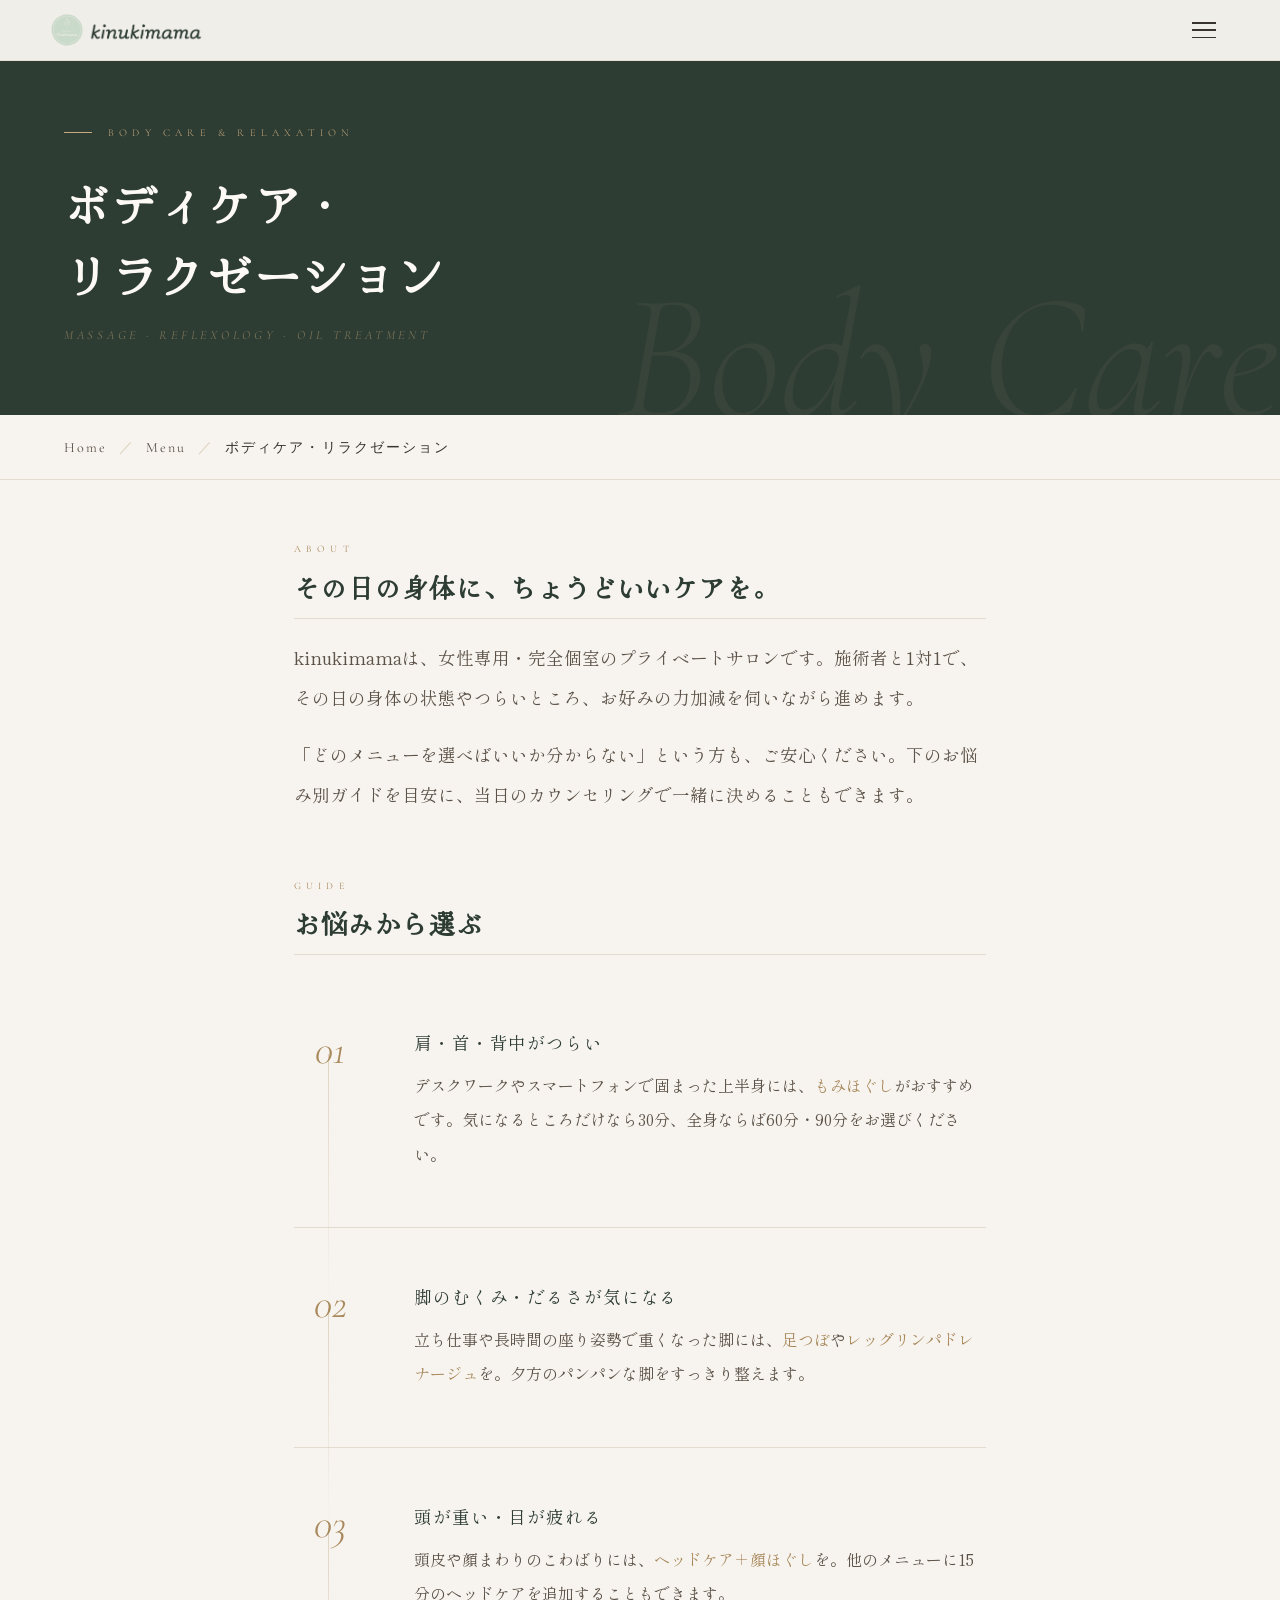
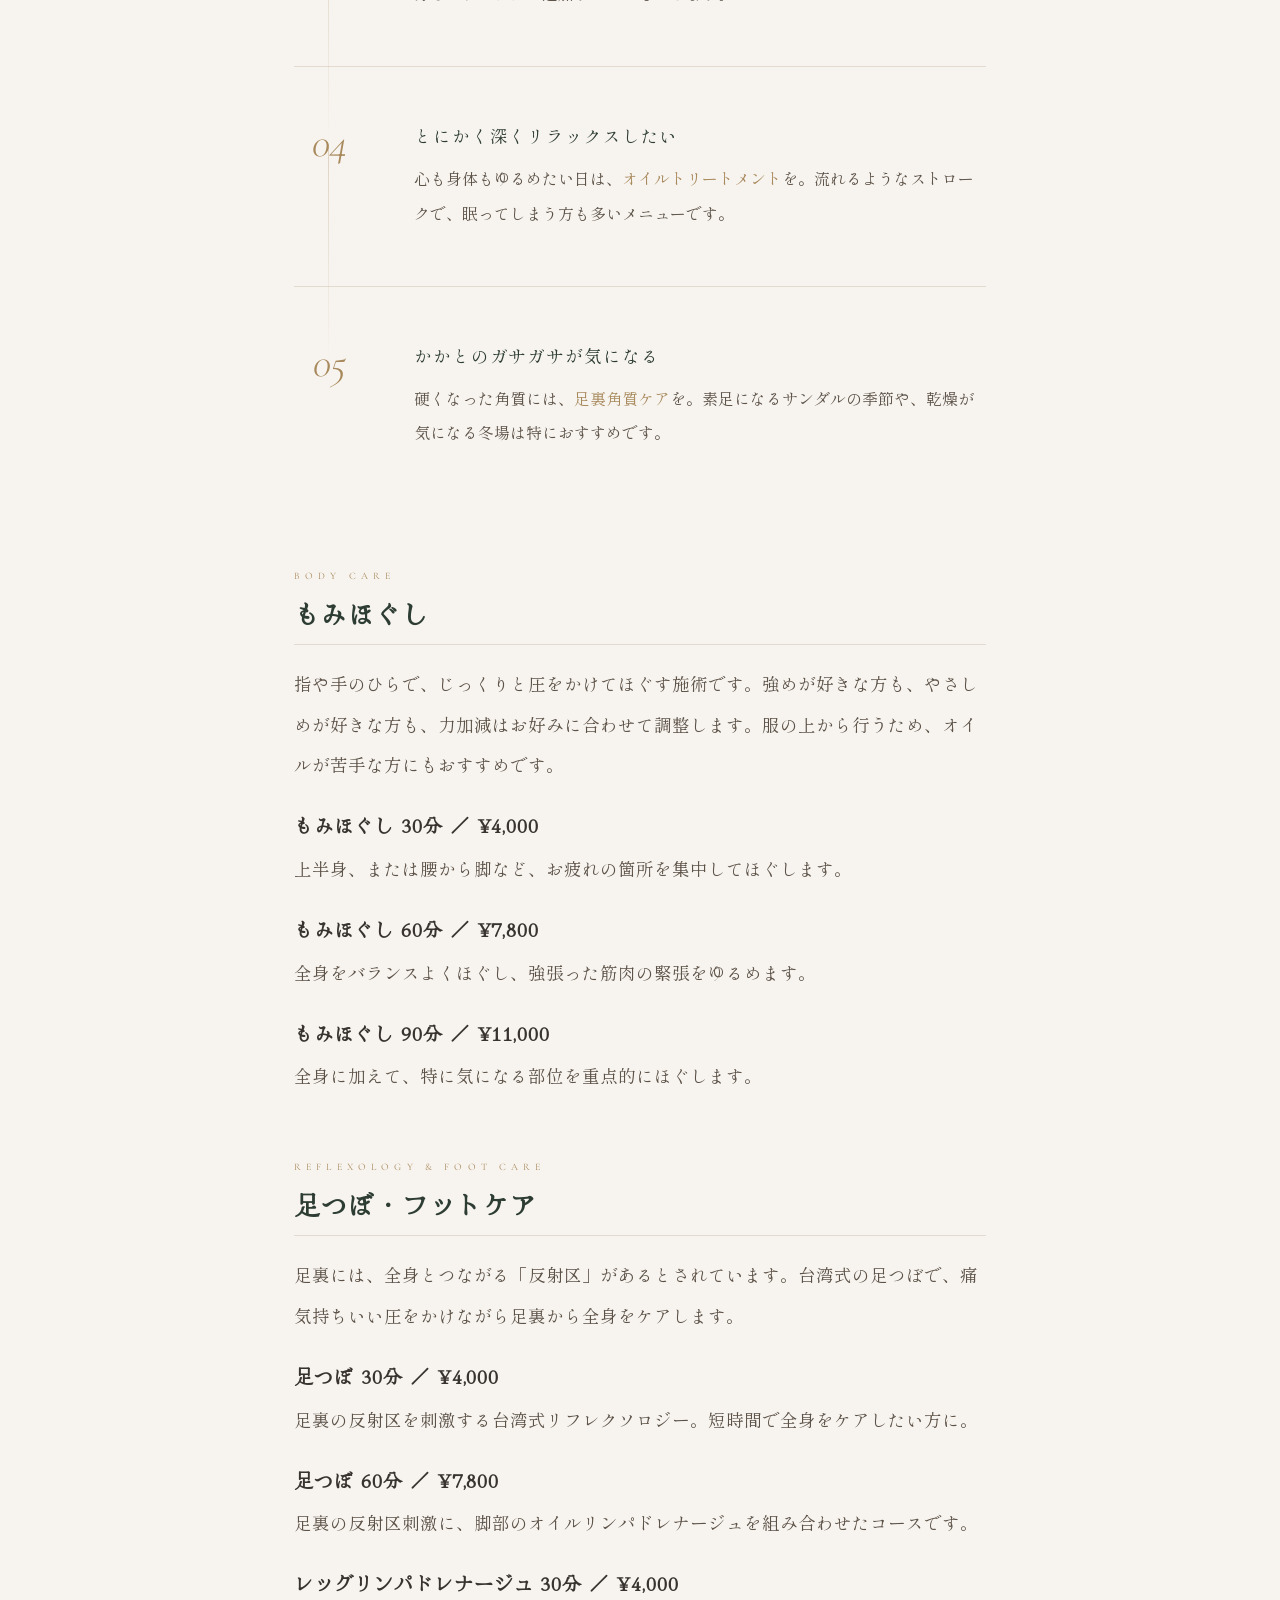
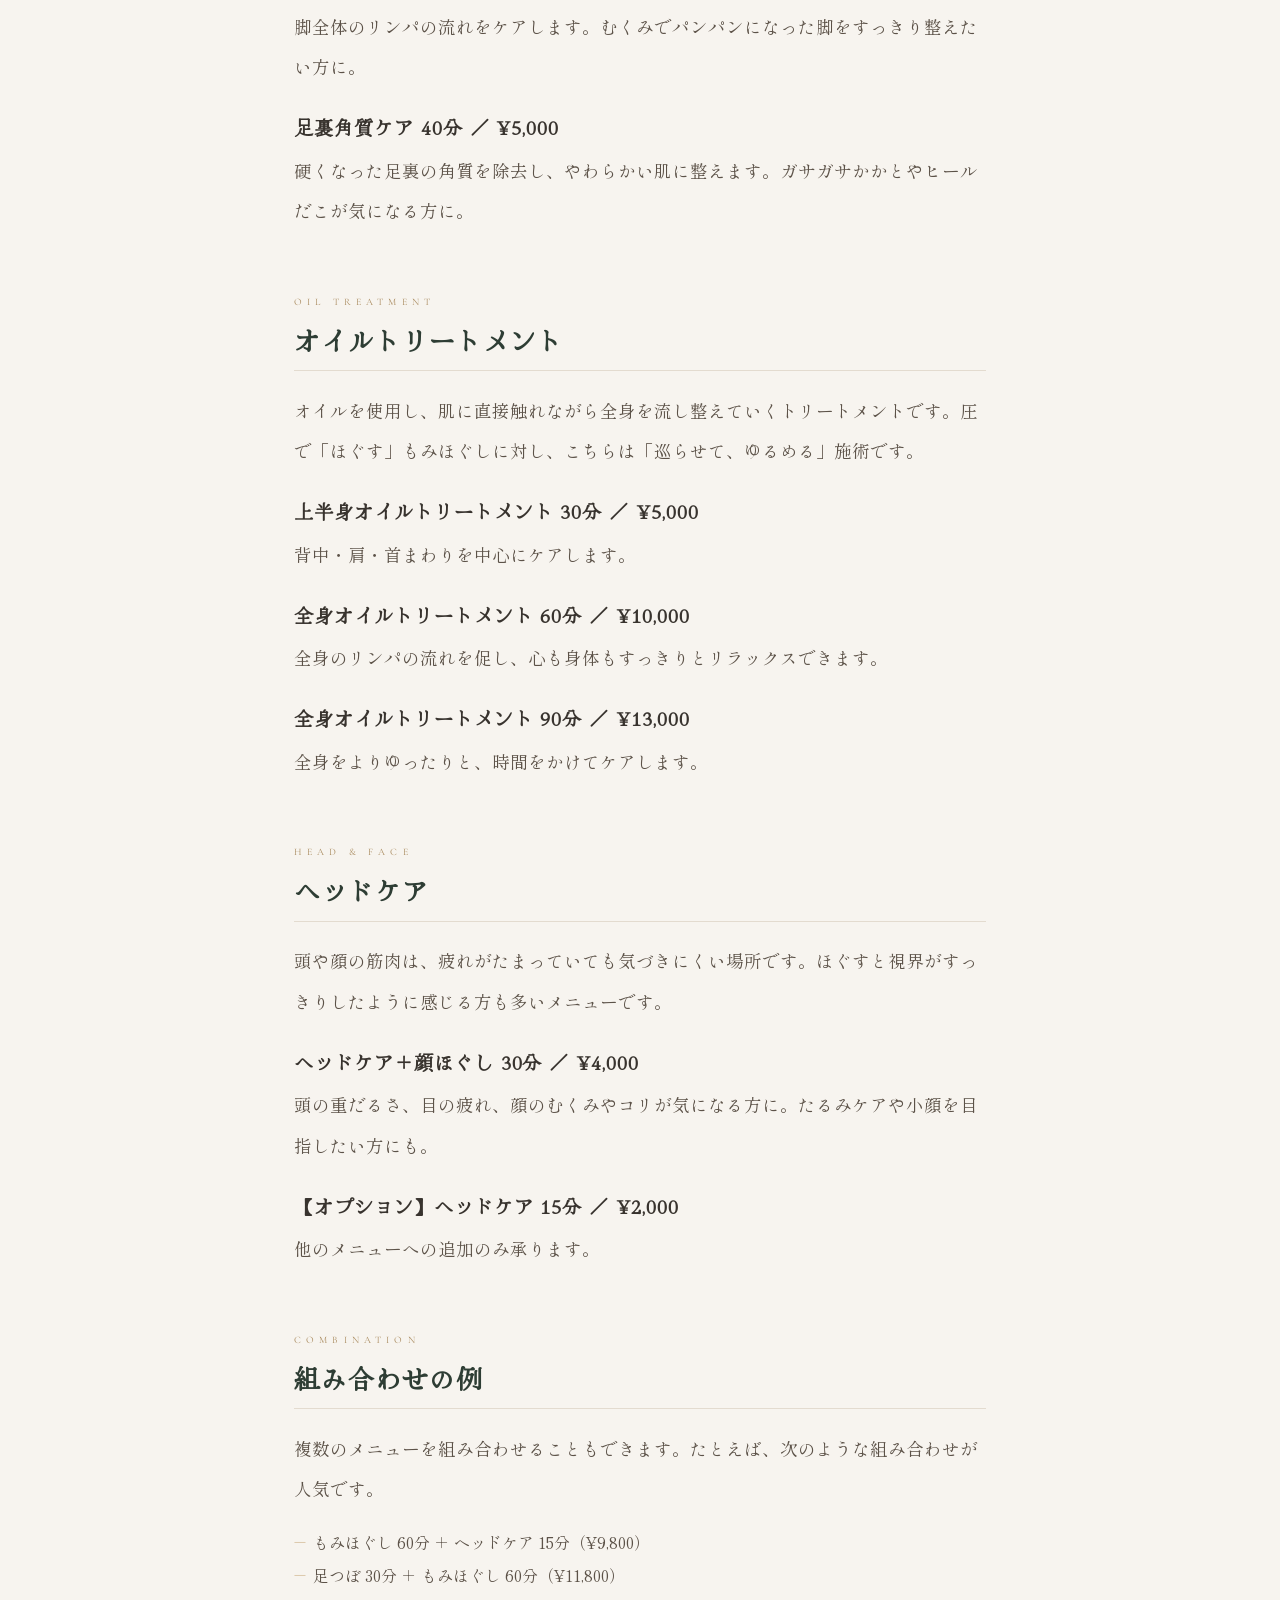
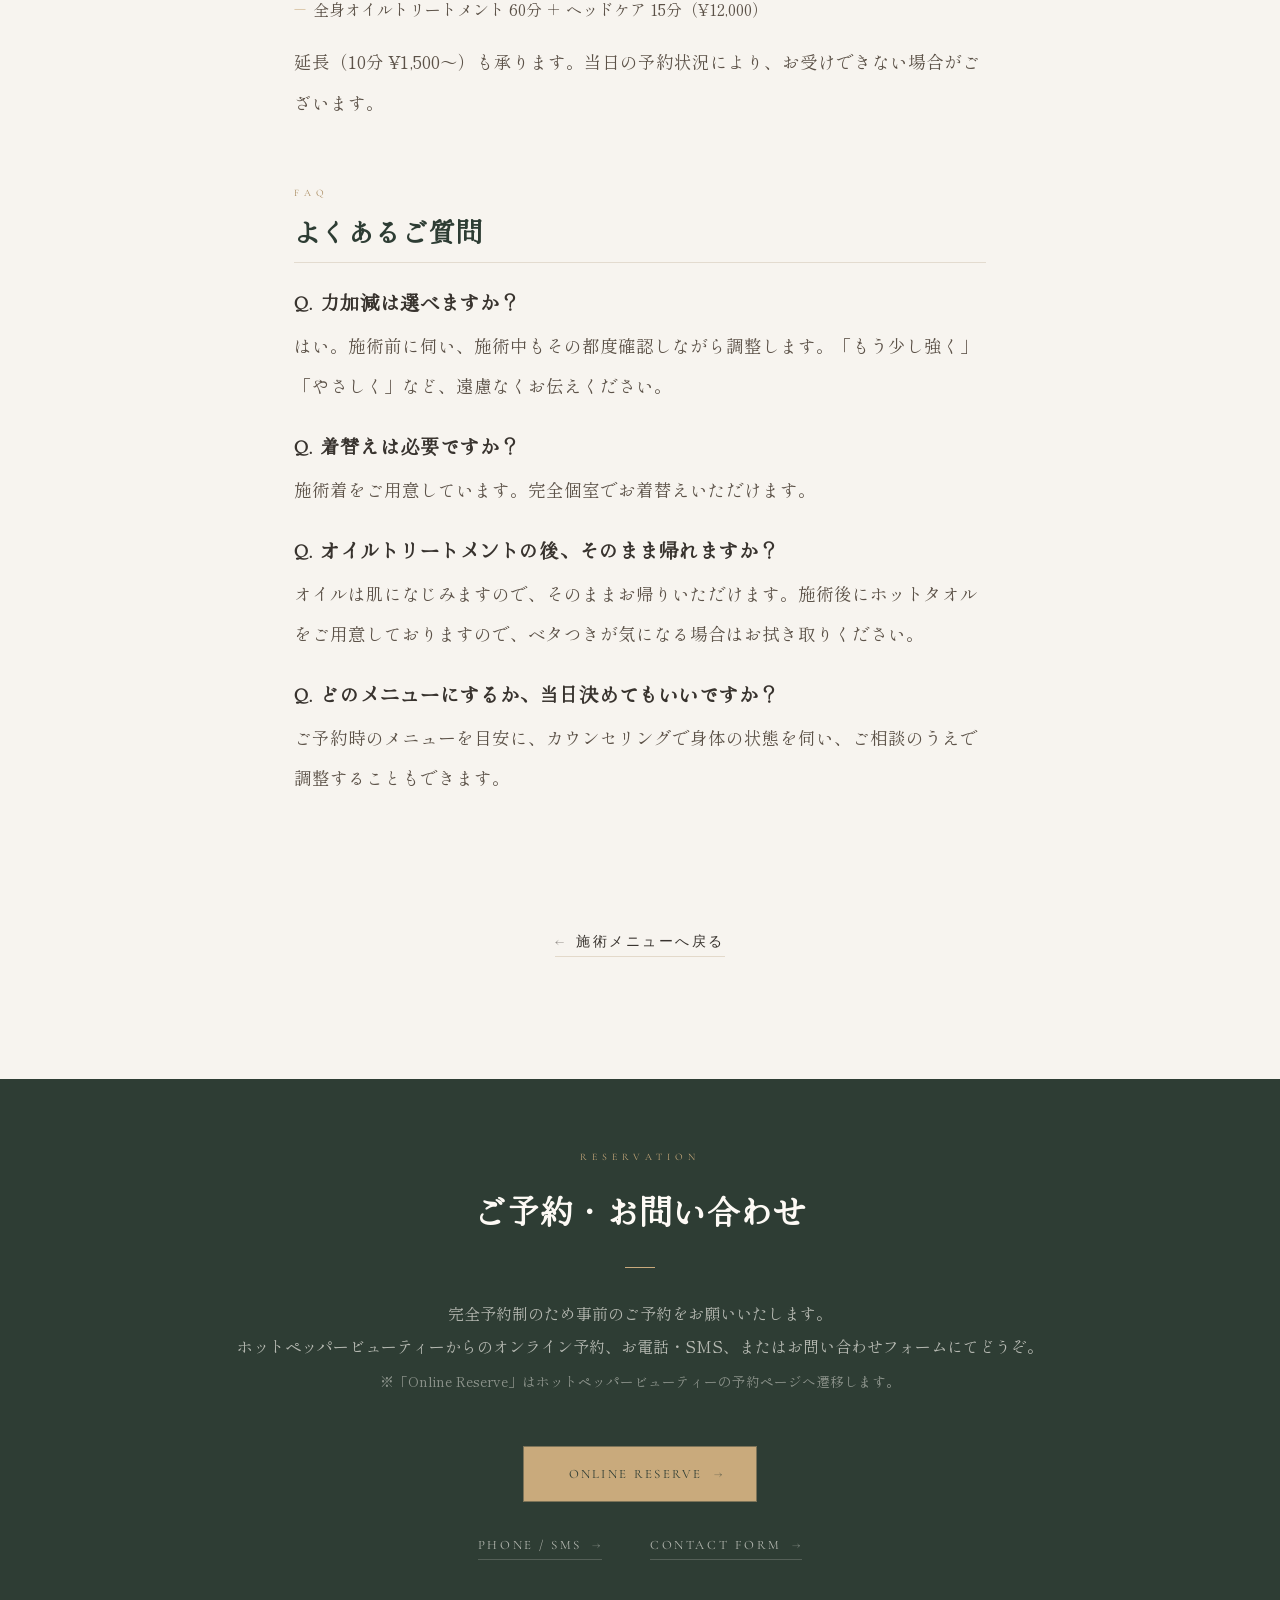
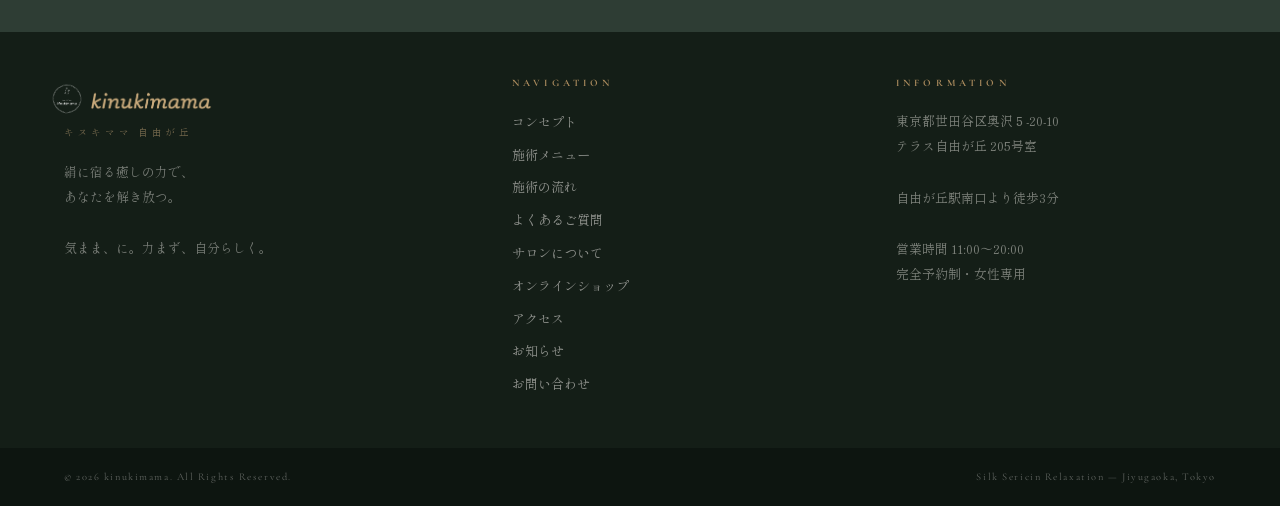
<file: bodycare.html>
<!DOCTYPE html>
<html lang="ja">
<head>
<meta charset="UTF-8">
<meta name="viewport" content="width=device-width, initial-scale=1.0, viewport-fit=cover">
<meta name="theme-color" content="#2E3D34">
<meta name="description" content="自由が丘の女性専用・完全個室サロン kinukimama のボディケア・リラクゼーションメニュー。もみほぐし、足つぼ、レッグリンパドレナージュ、ヘッドケア、オイルトリートメントを、お悩みに合わせてお選びいただけます。">
<title>ボディケア・リラクゼーション | kinukimama｜キヌキママ 自由が丘</title>
<link rel="icon" type="image/png" href="images/favicon.png">
<link rel="apple-touch-icon" href="images/favicon.png">
<link rel="canonical" href="https://kinukimama.com/bodycare.html">
<link rel="preconnect" href="https://fonts.googleapis.com">
<link rel="preconnect" href="https://fonts.gstatic.com" crossorigin>
<link href="https://fonts.googleapis.com/css2?family=Cormorant+Garamond:ital,wght@0,300;0,400;0,600;1,300;1,400;1,600&family=Hina+Mincho&family=Shippori+Mincho+B1:wght@400;500&family=Cormorant:ital,wght@1,300;1,400&display=swap" rel="stylesheet">
<link rel="stylesheet" href="style.css">

  <!-- Google Analytics -->
  <script async src="https://www.googletagmanager.com/gtag/js?id=G-9M1DLZXFLX"></script>
  <script>
    window.dataLayer = window.dataLayer || [];
    function gtag(){dataLayer.push(arguments);}
    gtag('js', new Date());
    gtag('config', 'G-9M1DLZXFLX');
  </script>
</head>

<body class="is-subpage">
<!-- NAV -->
<nav id="nav">
  <a href="index.html?skip=1" class="logo">
    <span class="logo-img-wrap">
      <img class="logo-white" src="images/img_png_001.png" alt="kinukimama">
      <img class="logo-green" src="images/img_png_green.png" alt="kinukimama">
    </span>
    <span class="logo-text-wrap">
      <img class="logo-txt-white" src="images/logo_kk_white.png" alt="kinukimama">
      <img class="logo-txt-green" src="images/logo_kk_green.png" alt="kinukimama">
    </span>
  </a>
    <button class="burger" id="burger" aria-label="メニューを開く">
    <span></span><span></span><span></span>
  </button>
</nav>

<!-- Drawer -->
<div class="nav-drawer" id="navDrawer">
  <ul class="drawer-links">
    <li><a href="index.html?skip=1#concept"><span class="link-en">Concept</span><span class="link-ja">コンセプト</span></a></li>
    <li><a href="index.html?skip=1#menu"><span class="link-en">Menu</span><span class="link-ja">施術メニュー</span></a></li>
    <li><a href="index.html?skip=1#flow"><span class="link-en">Flow</span><span class="link-ja">施術の流れ</span></a></li>
    <li><a href="faq.html"><span class="link-en">FAQ</span><span class="link-ja">よくあるご質問</span></a></li>
    <li><a href="index.html?skip=1#about"><span class="link-en">About</span><span class="link-ja">サロンについて</span></a></li>
    <li><a href="shop.html"><span class="link-en">Kinumoyou</span><span class="link-ja">きぬもよふ</span></a></li>
    <li><a href="index.html?skip=1#access"><span class="link-en">Access</span><span class="link-ja">アクセス</span></a></li>
  </ul>
  <div class="drawer-cta-wrap">
    <a href="index.html?skip=1#contact" class="drawer-cta">
      <span class="cta-ja">ご予約はこちら</span>
      <span class="drawer-cta-circle">
        <span class="drawer-cta-circle-bar"></span>
      </span>
    </a>
  </div>
</div>
<div class="drawer-overlay" id="drawerOverlay"></div>

<!-- PAGE HERO -->
<div class="page-hero page-hero--bodycare">
  <div class="ph-eyebrow">
    <div class="ph-line"></div>
    <span>Body Care &amp; Relaxation</span>
  </div>
  <h1 class="ph-h1">ボディケア・<br>リラクゼーション</h1>
  <p class="ph-sub">Massage · Reflexology · Oil Treatment</p>
</div>

<!-- BREADCRUMB -->
<div class="breadcrumb" aria-label="パンくずリスト">
  <a href="index.html?skip=1">Home</a>
  <span class="sep">／</span>
  <a href="index.html?skip=1#menu">Menu</a>
  <span class="sep">／</span>
  <span class="current">ボディケア・リラクゼーション</span>
</div>

<!-- CONTENT -->
<div class="policy-wrap">

  <div class="pol-section">
    <span class="pol-label">About</span>
    <h2 class="pol-h2">その日の身体に、ちょうどいいケアを。</h2>
    <p class="pol-p">kinukimamaは、女性専用・完全個室のプライベートサロンです。施術者と1対1で、その日の身体の状態やつらいところ、お好みの力加減を伺いながら進めます。</p>
    <p class="pol-p">「どのメニューを選べばいいか分からない」という方も、ご安心ください。下のお悩み別ガイドを目安に、当日のカウンセリングで一緒に決めることもできます。</p>
  </div>

  <div class="pol-section">
    <span class="pol-label">Guide</span>
    <h2 class="pol-h2">お悩みから選ぶ</h2>
    <div class="flow-list">
      <div class="flow-item reveal">
        <div class="fi-n">01</div>
        <div>
          <div class="fi-ttl">肩・首・背中がつらい</div>
          <p class="fi-body">デスクワークやスマートフォンで固まった上半身には、<em>もみほぐし</em>がおすすめです。気になるところだけなら30分、全身ならば60分・90分をお選びください。</p>
        </div>
      </div>
      <div class="flow-item reveal" style="transition-delay:0.1s">
        <div class="fi-n">02</div>
        <div>
          <div class="fi-ttl">脚のむくみ・だるさが気になる</div>
          <p class="fi-body">立ち仕事や長時間の座り姿勢で重くなった脚には、<em>足つぼ</em>や<em>レッグリンパドレナージュ</em>を。夕方のパンパンな脚をすっきり整えます。</p>
        </div>
      </div>
      <div class="flow-item reveal" style="transition-delay:0.2s">
        <div class="fi-n">03</div>
        <div>
          <div class="fi-ttl">頭が重い・目が疲れる</div>
          <p class="fi-body">頭皮や顔まわりのこわばりには、<em>ヘッドケア＋顔ほぐし</em>を。他のメニューに15分のヘッドケアを追加することもできます。</p>
        </div>
      </div>
      <div class="flow-item reveal" style="transition-delay:0.3s">
        <div class="fi-n">04</div>
        <div>
          <div class="fi-ttl">とにかく深くリラックスしたい</div>
          <p class="fi-body">心も身体もゆるめたい日は、<em>オイルトリートメント</em>を。流れるようなストロークで、眠ってしまう方も多いメニューです。</p>
        </div>
      </div>
      <div class="flow-item reveal" style="transition-delay:0.4s">
        <div class="fi-n">05</div>
        <div>
          <div class="fi-ttl">かかとのガサガサが気になる</div>
          <p class="fi-body">硬くなった角質には、<em>足裏角質ケア</em>を。素足になるサンダルの季節や、乾燥が気になる冬場は特におすすめです。</p>
        </div>
      </div>
    </div>
  </div>

  <div class="pol-section">
    <span class="pol-label">Body Care</span>
    <h2 class="pol-h2">もみほぐし</h2>
    <p class="pol-p">指や手のひらで、じっくりと圧をかけてほぐす施術です。強めが好きな方も、やさしめが好きな方も、力加減はお好みに合わせて調整します。服の上から行うため、オイルが苦手な方にもおすすめです。</p>
    <h3 class="pol-h3">もみほぐし 30分 ／ ¥4,000</h3>
    <p class="pol-p">上半身、または腰から脚など、お疲れの箇所を集中してほぐします。</p>
    <h3 class="pol-h3">もみほぐし 60分 ／ ¥7,800</h3>
    <p class="pol-p">全身をバランスよくほぐし、強張った筋肉の緊張をゆるめます。</p>
    <h3 class="pol-h3">もみほぐし 90分 ／ ¥11,000</h3>
    <p class="pol-p">全身に加えて、特に気になる部位を重点的にほぐします。</p>
  </div>

  <div class="pol-section">
    <span class="pol-label">Reflexology &amp; Foot Care</span>
    <h2 class="pol-h2">足つぼ・フットケア</h2>
    <p class="pol-p">足裏には、全身とつながる「反射区」があるとされています。台湾式の足つぼで、痛気持ちいい圧をかけながら足裏から全身をケアします。</p>
    <h3 class="pol-h3">足つぼ 30分 ／ ¥4,000</h3>
    <p class="pol-p">足裏の反射区を刺激する台湾式リフレクソロジー。短時間で全身をケアしたい方に。</p>
    <h3 class="pol-h3">足つぼ 60分 ／ ¥7,800</h3>
    <p class="pol-p">足裏の反射区刺激に、脚部のオイルリンパドレナージュを組み合わせたコースです。</p>
    <h3 class="pol-h3">レッグリンパドレナージュ 30分 ／ ¥4,000</h3>
    <p class="pol-p">脚全体のリンパの流れをケアします。むくみでパンパンになった脚をすっきり整えたい方に。</p>
    <h3 class="pol-h3">足裏角質ケア 40分 ／ ¥5,000</h3>
    <p class="pol-p">硬くなった足裏の角質を除去し、やわらかい肌に整えます。ガサガサかかとやヒールだこが気になる方に。</p>
  </div>

  <div class="pol-section">
    <span class="pol-label">Oil Treatment</span>
    <h2 class="pol-h2">オイルトリートメント</h2>
    <p class="pol-p">オイルを使用し、肌に直接触れながら全身を流し整えていくトリートメントです。圧で「ほぐす」もみほぐしに対し、こちらは「巡らせて、ゆるめる」施術です。</p>
    <h3 class="pol-h3">上半身オイルトリートメント 30分 ／ ¥5,000</h3>
    <p class="pol-p">背中・肩・首まわりを中心にケアします。</p>
    <h3 class="pol-h3">全身オイルトリートメント 60分 ／ ¥10,000</h3>
    <p class="pol-p">全身のリンパの流れを促し、心も身体もすっきりとリラックスできます。</p>
    <h3 class="pol-h3">全身オイルトリートメント 90分 ／ ¥13,000</h3>
    <p class="pol-p">全身をよりゆったりと、時間をかけてケアします。</p>
  </div>

  <div class="pol-section">
    <span class="pol-label">Head &amp; Face</span>
    <h2 class="pol-h2">ヘッドケア</h2>
    <p class="pol-p">頭や顔の筋肉は、疲れがたまっていても気づきにくい場所です。ほぐすと視界がすっきりしたように感じる方も多いメニューです。</p>
    <h3 class="pol-h3">ヘッドケア＋顔ほぐし 30分 ／ ¥4,000</h3>
    <p class="pol-p">頭の重だるさ、目の疲れ、顔のむくみやコリが気になる方に。たるみケアや小顔を目指したい方にも。</p>
    <h3 class="pol-h3">【オプション】ヘッドケア 15分 ／ ¥2,000</h3>
    <p class="pol-p">他のメニューへの追加のみ承ります。</p>
  </div>

  <div class="pol-section">
    <span class="pol-label">Combination</span>
    <h2 class="pol-h2">組み合わせの例</h2>
    <p class="pol-p">複数のメニューを組み合わせることもできます。たとえば、次のような組み合わせが人気です。</p>
    <ul class="pol-list">
      <li>もみほぐし 60分 ＋ ヘッドケア 15分（¥9,800）</li>
      <li>足つぼ 30分 ＋ もみほぐし 60分（¥11,800）</li>
      <li>全身オイルトリートメント 60分 ＋ ヘッドケア 15分（¥12,000）</li>
    </ul>
    <p class="pol-p">延長（10分 ¥1,500〜）も承ります。当日の予約状況により、お受けできない場合がございます。</p>
  </div>

  <div class="pol-section">
    <span class="pol-label">FAQ</span>
    <h2 class="pol-h2">よくあるご質問</h2>
    <h3 class="pol-h3">Q. 力加減は選べますか？</h3>
    <p class="pol-p">はい。施術前に伺い、施術中もその都度確認しながら調整します。「もう少し強く」「やさしく」など、遠慮なくお伝えください。</p>
    <h3 class="pol-h3">Q. 着替えは必要ですか？</h3>
    <p class="pol-p">施術着をご用意しています。完全個室でお着替えいただけます。</p>
    <h3 class="pol-h3">Q. オイルトリートメントの後、そのまま帰れますか？</h3>
    <p class="pol-p">オイルは肌になじみますので、そのままお帰りいただけます。施術後にホットタオルをご用意しておりますので、ベタつきが気になる場合はお拭き取りください。</p>
    <h3 class="pol-h3">Q. どのメニューにするか、当日決めてもいいですか？</h3>
    <p class="pol-p">ご予約時のメニューを目安に、カウンセリングで身体の状態を伺い、ご相談のうえで調整することもできます。</p>
  </div>

  <div class="back-wrap">
    <a href="index.html?skip=1#menu" class="back-btn"><span class="back-btn-arrow">←</span>施術メニューへ戻る</a>
  </div>

</div>

<!-- RESERVATION -->
<section class="contact">
  <div class="contact-inner reveal">
    <span class="sec-label">Reservation</span>
    <h2 class="sec-h" style="color:var(--white);margin-top:1.2rem;">ご予約・お問い合わせ</h2>
    <div class="sec-rule" style="background:var(--gold-lt);margin:1.8rem auto;"></div>
    <p class="contact-p">完全予約制のため事前のご予約をお願いいたします。<br>ホットペッパービューティーからのオンライン予約、お電話・SMS、またはお問い合わせフォームにてどうぞ。<br><span style="font-size:0.85rem;opacity:0.7;">※「Online Reserve」はホットペッパービューティーの予約ページへ遷移します。</span></p>
    <div class="c-btns">
      <a href="https://beauty.hotpepper.jp/kr/slnH000596328/" target="_blank" rel="noopener noreferrer" class="btn-reserve" title="ホットペッパービューティーへ遷移します"><span class="btn-reserve-text">Online Reserve</span><span class="btn-reserve-arrow">→</span></a>
      <div class="c-btns-sub">
        <a href="tel:08029662594" class="btn-ghost">Phone / SMS<span class="btn-ghost-arrow">→</span></a>
        <a href="contact.html" class="btn-ghost">Contact Form<span class="btn-ghost-arrow">→</span></a>
      </div>
    </div>
  </div>
</section>

<!-- FOOTER -->
<footer>
  <div>
    <a href="index.html?skip=1" class="f-logo">
      <img src="images/img_png_001.png" alt="" style="width:44px;height:44px;object-fit:contain;">
      <img src="images/logo_kk_gold.png" alt="kinukimama" style="height:24px;width:auto;object-fit:contain;">
    </a>
    <span class="f-sub">キヌキママ 自由が丘</span>
    <p class="f-tag">絹に宿る癒しの力で、<br>あなたを解き放つ。<br><br>気まま、に。力まず、自分らしく。</p>
  </div>
  <div class="f-nav">
    <h4>Navigation</h4>
    <ul>
      <li><a href="index.html?skip=1#concept">コンセプト</a></li>
      <li><a href="index.html?skip=1#menu">施術メニュー</a></li>
      <li><a href="index.html?skip=1#flow">施術の流れ</a></li>
      <li><a href="faq.html">よくあるご質問</a></li>
      <li><a href="index.html?skip=1#about">サロンについて</a></li>
      <li><a href="shop.html">オンラインショップ</a></li>
      <li><a href="index.html?skip=1#access">アクセス</a></li>
      <li><a href="news.html">お知らせ</a></li>
      <li><a href="contact.html">お問い合わせ</a></li>
    </ul>
  </div>
  <div class="f-info">
    <h4>Information</h4>
    <p>東京都世田谷区奥沢５-20-10<br>テラス自由が丘 205号室<br><br>自由が丘駅南口より徒歩3分<br><br>営業時間 11:00〜20:00<br>完全予約制・女性専用</p>
  </div>
</footer>
<div class="footer-btm">
  <span>© 2026 kinukimama. All Rights Reserved.</span>
  <span>Silk Sericin Relaxation — Jiyugaoka, Tokyo</span>
</div>

<script src="script.js"></script>
</body>
</html>
</file>
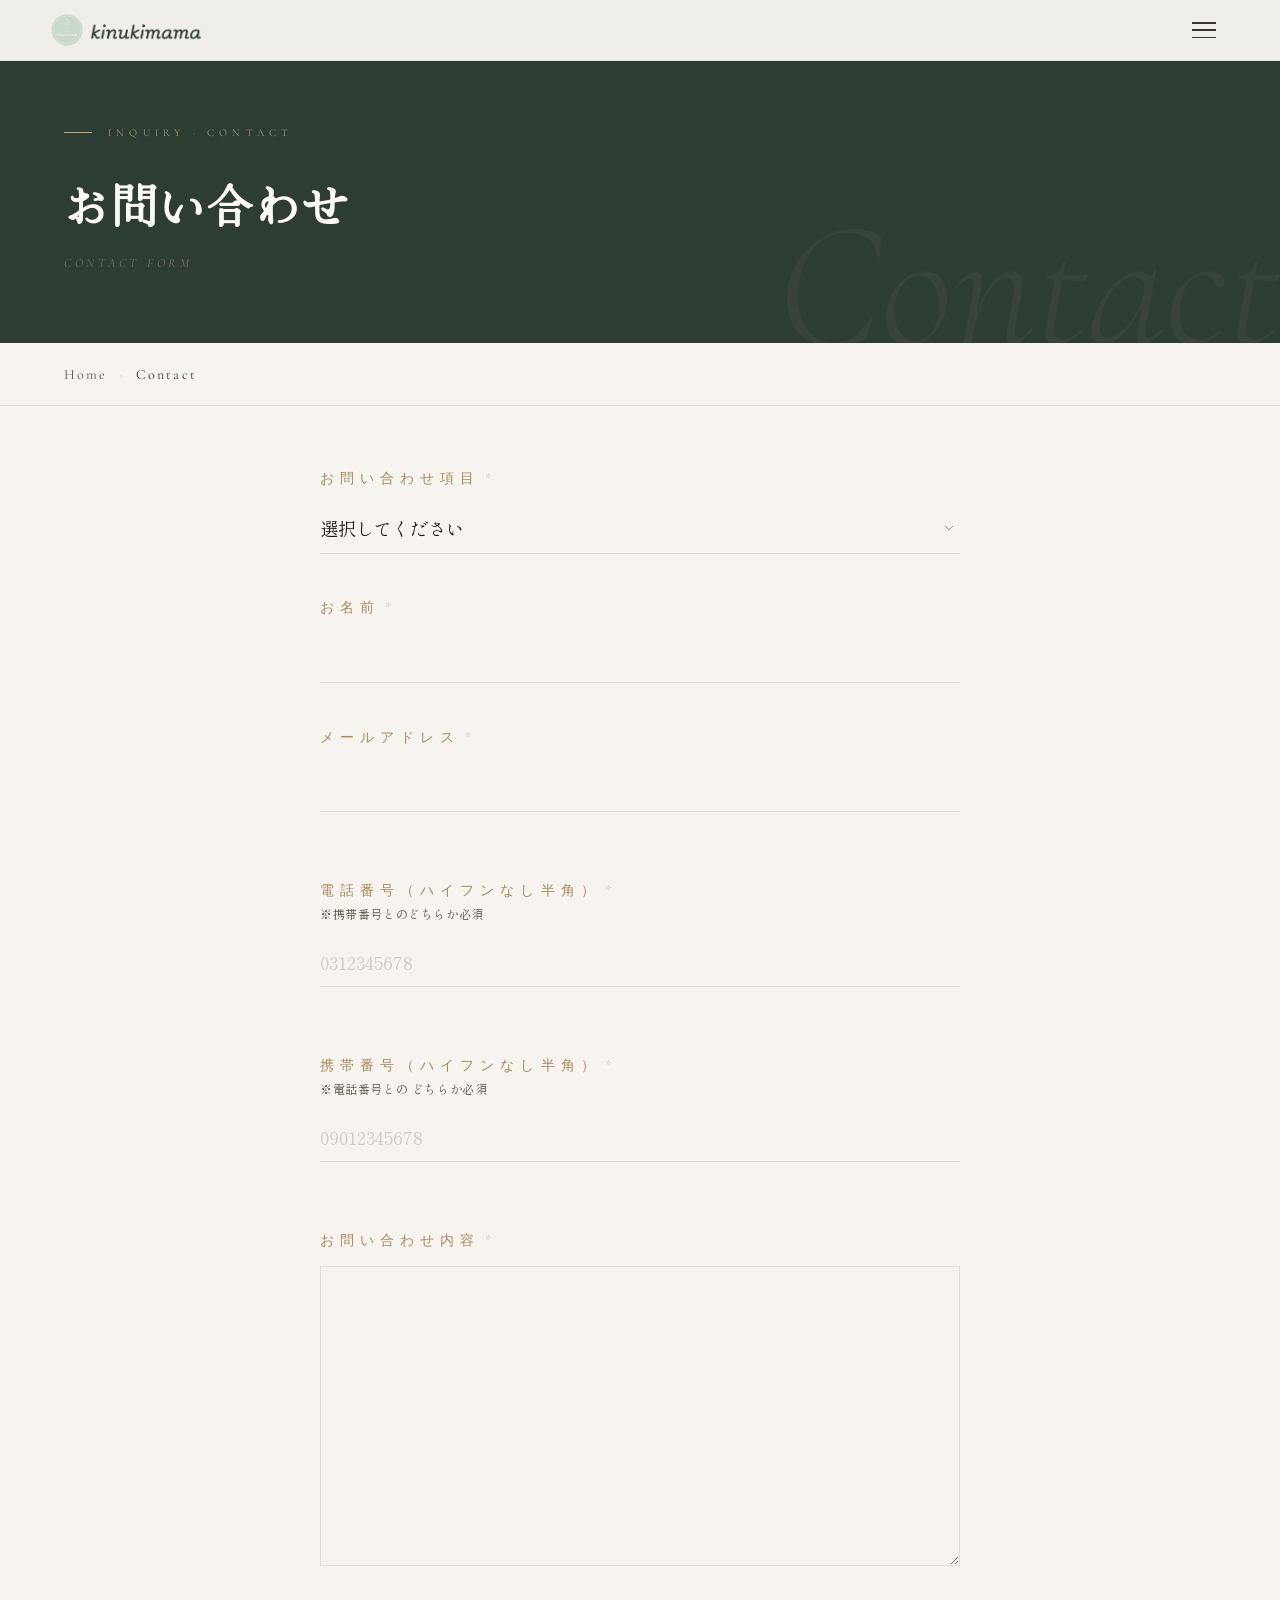
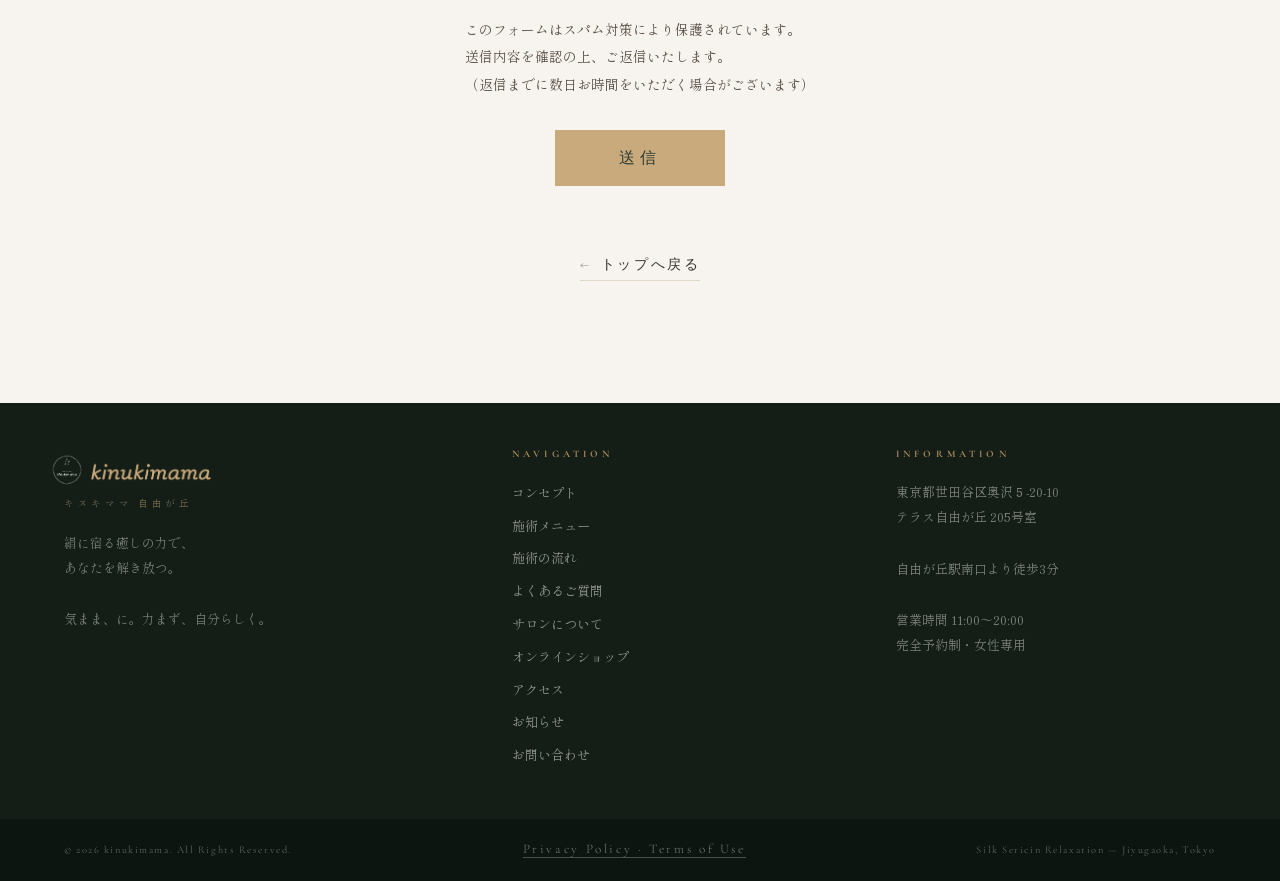
<file: contact.html>
<!DOCTYPE html>
<html lang="ja">
<head>
  <meta charset="UTF-8">
  <meta name="viewport" content="width=device-width, initial-scale=1.0, viewport-fit=cover">
  <meta name="theme-color" content="#2E3D34">
  <title>Contact | kinukimama</title>
  <link rel="icon" type="image/png" href="images/favicon.png">
  <link rel="canonical" href="https://kinukimama.com/contact.html">
  <link rel="preconnect" href="https://fonts.googleapis.com">
  <link rel="preconnect" href="https://fonts.gstatic.com" crossorigin>
  <link href="https://fonts.googleapis.com/css2?family=Cormorant+Garamond:ital,wght@0,300;0,400;0,600;1,300;1,400;1,600&family=Hina+Mincho&family=Shippori+Mincho+B1:wght@400;500&family=Cormorant:ital,wght@1,300;1,400&display=swap" rel="stylesheet">
  <link rel="stylesheet" href="style.css">
  
  <!-- Google Analytics -->
  <script async src="https://www.googletagmanager.com/gtag/js?id=G-9M1DLZXFLX"></script>
  <script>
    window.dataLayer = window.dataLayer || [];
    function gtag(){dataLayer.push(arguments);}
    gtag('js', new Date());
    gtag('config', 'G-9M1DLZXFLX');
  </script>
</head>

<body class="is-subpage">

<!-- NAV -->
<nav id="nav">
  <a href="index.html?skip=1" class="logo">
    <span class="logo-img-wrap">
      <img class="logo-white" src="images/img_png_001.png" alt="kinukimama">
      <img class="logo-green" src="images/img_png_green.png" alt="kinukimama">
    </span>
    <span class="logo-text-wrap">
      <img class="logo-txt-white" src="images/logo_kk_white.png" alt="kinukimama">
      <img class="logo-txt-green" src="images/logo_kk_green.png" alt="kinukimama">
    </span>
  </a>
    <button class="burger" id="burger" aria-label="メニューを開く">
    <span></span><span></span><span></span>
  </button>
</nav>

<!-- Drawer -->
<div class="nav-drawer" id="navDrawer">
  <ul class="drawer-links">
    <li><a href="index.html?skip=1#concept"><span class="link-en">Concept</span><span class="link-ja">コンセプト</span></a></li>
    <li><a href="index.html?skip=1#menu"><span class="link-en">Menu</span><span class="link-ja">施術メニュー</span></a></li>
    <li><a href="index.html?skip=1#flow"><span class="link-en">Flow</span><span class="link-ja">施術の流れ</span></a></li>
    <li><a href="faq.html"><span class="link-en">FAQ</span><span class="link-ja">よくあるご質問</span></a></li>
    <li><a href="index.html?skip=1#about"><span class="link-en">About</span><span class="link-ja">サロンについて</span></a></li>
    <li><a href="shop.html"><span class="link-en">Kinumoyou</span><span class="link-ja">きぬもよふ</span></a></li>
    <li><a href="index.html?skip=1#access"><span class="link-en">Access</span><span class="link-ja">アクセス</span></a></li>
  </ul>
  <div class="drawer-cta-wrap">
    <a href="index.html?skip=1#contact" class="drawer-cta">
      <span class="cta-ja">ご予約はこちら</span>
      <span class="drawer-cta-circle">
        <span class="drawer-cta-circle-bar"></span>
      </span>
    </a>
  </div>
</div>
<div class="drawer-overlay" id="drawerOverlay"></div>

<!-- PAGE HERO -->
<div class="page-hero page-hero--contact">
  <div class="ph-eyebrow">
    <div class="ph-line"></div>
    <span>Inquiry · Contact</span>
  </div>
  <h1 class="ph-h1">お問い合わせ</h1>
  <p class="ph-sub">Contact Form</p>
</div>

<!-- BREADCRUMB -->
<div class="breadcrumb">
  <a href="index.html?skip=1">Home</a>
  <span class="sep">›</span>
  <span class="current">Contact</span>
</div>

<!-- FORM -->
<main>
  <div class="cf-wrap">

    <form action="https://formspree.io/f/xykngynd" method="POST" id="cf-form">

      <!-- お問い合わせ項目 -->
      <div class="cf-field">
        <label class="cf-label" for="cf-type">お問い合わせ項目<span class="cf-req">*</span></label>
        <select class="cf-select" id="cf-type" name="問い合わせ項目" required>
          <option value="" disabled selected>選択してください</option>
          <option>ご予約について</option>
          <option>施術メニューについて</option>
          <option>商品について</option>
          <option>その他</option>
        </select>
      </div>

      <!-- お名前 -->
      <div class="cf-field">
        <label class="cf-label" for="cf-name">お名前<span class="cf-req">*</span></label>
        <input class="cf-input" type="text" id="cf-name" name="お名前" placeholder="" required>
      </div>

      <!-- メールアドレス -->
      <div class="cf-field">
        <label class="cf-label" for="cf-email">メールアドレス<span class="cf-req">*</span></label>
        <input class="cf-input" type="email" id="cf-email" name="メールアドレス" placeholder="" required>
        <span class="cf-err" id="cf-email-err"></span>
      </div>

      <!-- 電話番号 -->
      <div class="cf-field">
        <label class="cf-label" for="cf-tel">電話番号（ハイフンなし半角）<span class="cf-req">*</span><span class="cf-tel-note">※携帯番号とのどちらか必須</span></label>
        <input class="cf-input" type="tel" id="cf-tel" name="電話番号" placeholder="0312345678" maxlength="11" inputmode="numeric">
        <span class="cf-err" id="cf-tel-err"></span>
      </div>

      <!-- 携帯番号 -->
      <div class="cf-field">
        <label class="cf-label" for="cf-mobile">携帯番号（ハイフンなし半角）<span class="cf-req">*</span><span class="cf-tel-note">※電話番号との どちらか必須</span></label>
        <input class="cf-input" type="tel" id="cf-mobile" name="携帯番号" placeholder="09012345678" maxlength="11" inputmode="numeric">
        <span class="cf-err" id="cf-mobile-err"></span>
      </div>

      <!-- お問い合わせ内容 -->
      <div class="cf-field">
        <label class="cf-label" for="cf-message">お問い合わせ内容<span class="cf-req">*</span></label>
        <textarea class="cf-textarea" id="cf-message" name="お問い合わせ内容" required></textarea>
      </div>
      
      <!-- ハニーポット（ボット対策・ユーザーには非表示） -->
      <div style="display:none;" aria-hidden="true">
        <input type="text" name="_honeypot" id="cf-honeypot" tabindex="-1" autocomplete="off">
      </div>  

      <p class="cf-captcha-note">このフォームはスパム対策により保護されています。<br>送信内容を確認の上、ご返信いたします。 <br>（返信までに数日お時間をいただく場合がございます）</p>

      <div class="cf-submit">
        <button type="button" class="btn-submit" id="cf-submit-btn">送信</button>
      </div>

    </form>

    <div class="back-wrap">
      <a href="index.html?skip=1" class="back-btn"><span class="back-btn-arrow">←</span>トップへ戻る</a>
    </div>

  </div>
</main>

<!-- FOOTER -->
<footer>
  <div>
    <a href="index.html?skip=1" class="f-logo">
      <img src="images/img_png_001.png" alt="" style="width:44px;height:44px;object-fit:contain;">
      <img src="images/logo_kk_gold.png" alt="kinukimama" style="height:24px;width:auto;object-fit:contain;">
    </a>
    <span class="f-sub">キヌキママ 自由が丘</span>
    <p class="f-tag">絹に宿る癒しの力で、<br>あなたを解き放つ。<br><br>気まま、に。力まず、自分らしく。</p>
  </div>
  <div class="f-nav">
    <h4>Navigation</h4>
    <ul>
      <li><a href="index.html?skip=1#concept">コンセプト</a></li>
      <li><a href="index.html?skip=1#menu">施術メニュー</a></li>
      <li><a href="index.html?skip=1#flow">施術の流れ</a></li>
      <li><a href="faq.html">よくあるご質問</a></li>
      <li><a href="index.html?skip=1#about">サロンについて</a></li>
      <li><a href="shop.html">オンラインショップ</a></li>
      <li><a href="index.html?skip=1#access">アクセス</a></li>
      <li><a href="news.html">お知らせ</a></li>
      <li><a href="contact.html">お問い合わせ</a></li>
    </ul>
  </div>
  <div class="f-info">
    <h4>Information</h4>
    <p>東京都世田谷区奥沢５-20-10<br>テラス自由が丘 205号室<br><br>自由が丘駅南口より徒歩3分<br><br>営業時間 11:00〜20:00<br>完全予約制・女性専用</p>
  </div>
</footer>
<div class="footer-btm">
  <span>© 2026 kinukimama. All Rights Reserved.</span>
  <a href="privacy.html" class="footer-legal">Privacy Policy · Terms of Use</a>
  <span>Silk Sericin Relaxation — Jiyugaoka, Tokyo</span>
</div>

<script src="script.js"></script>
</body>
</html>
</file>
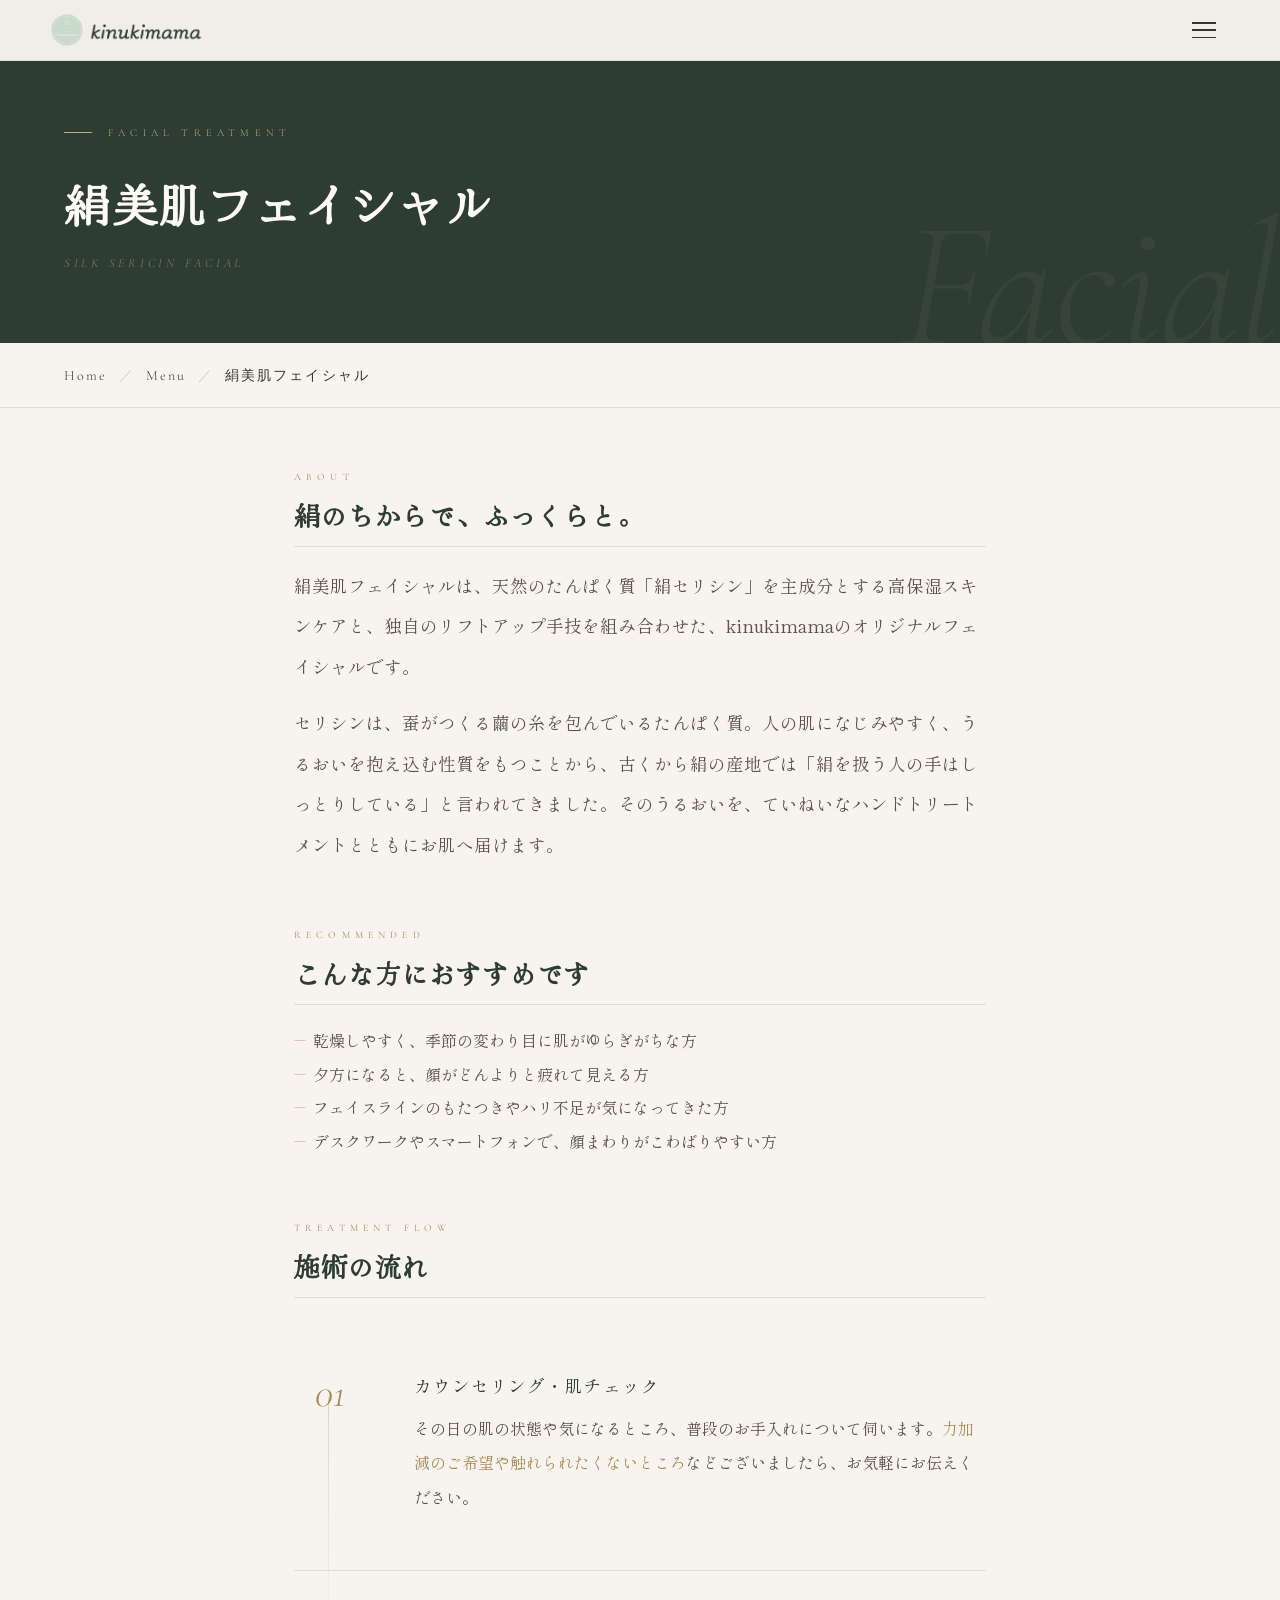
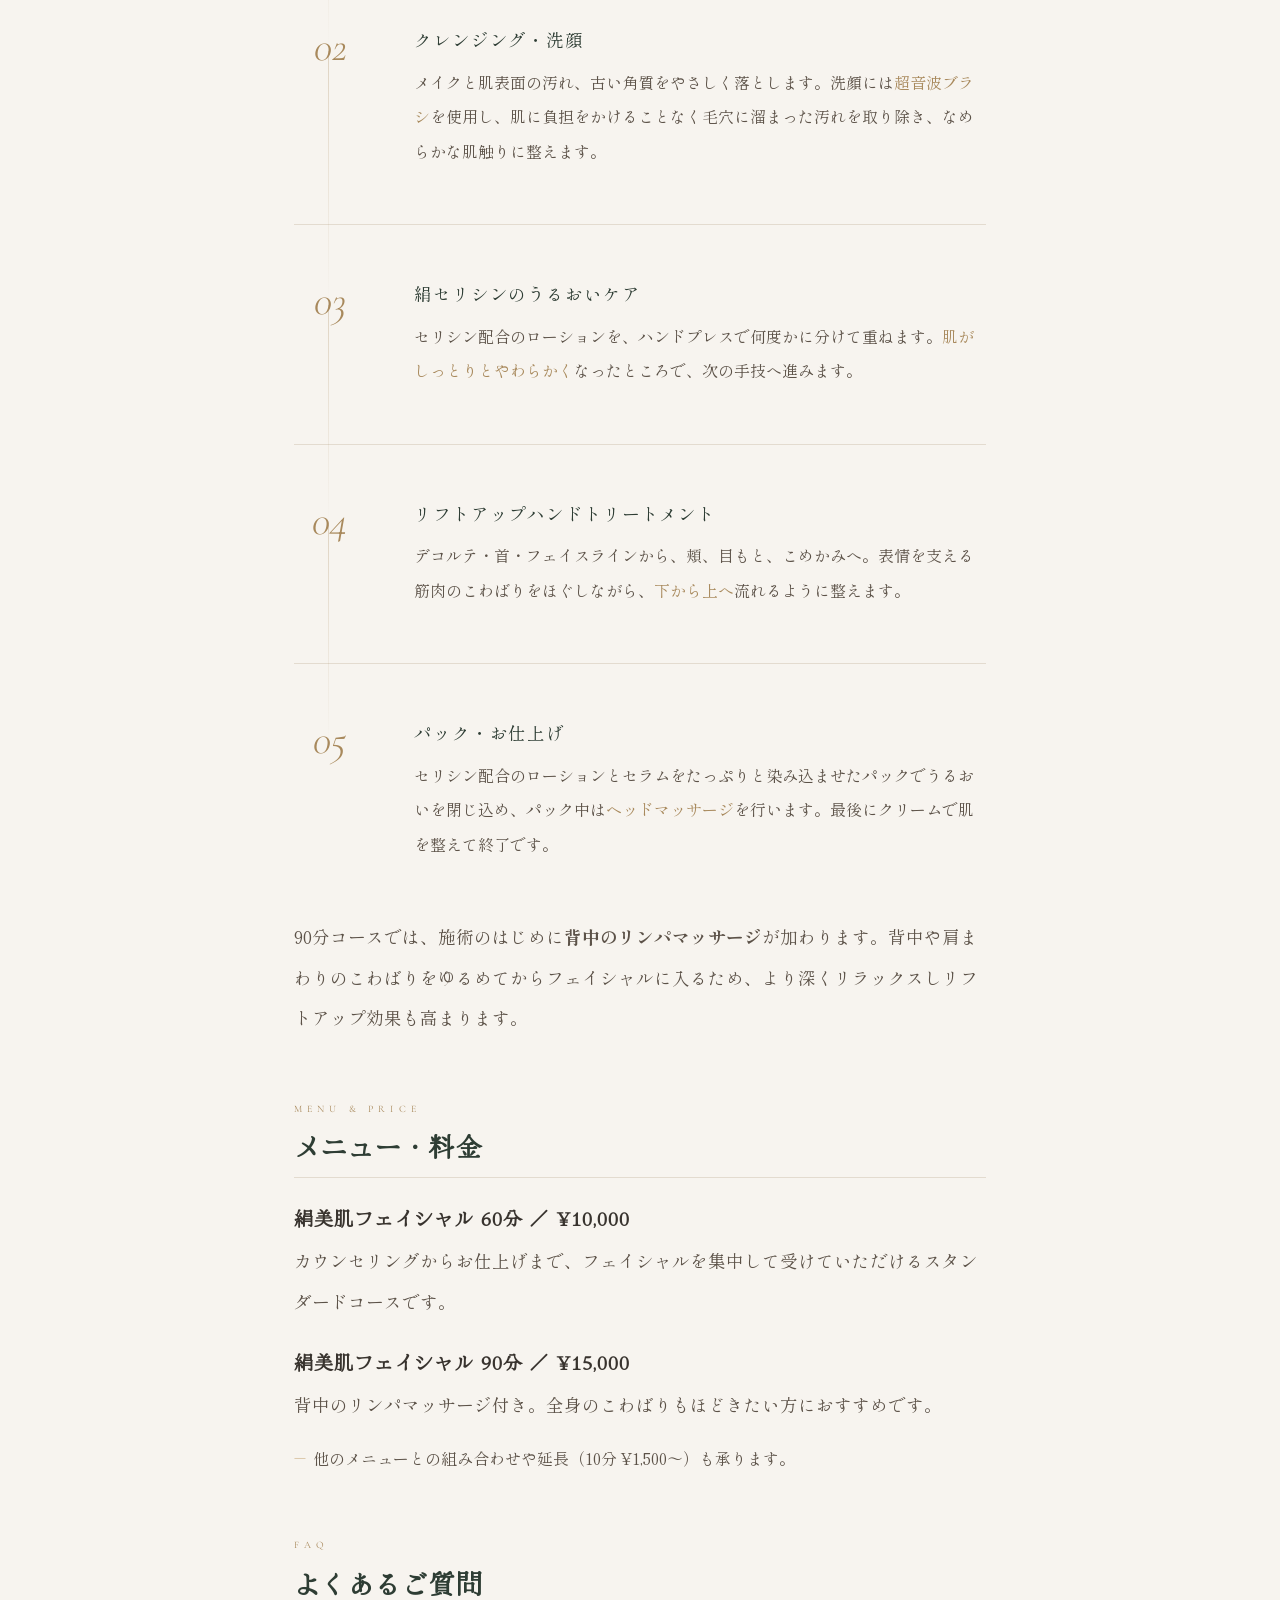
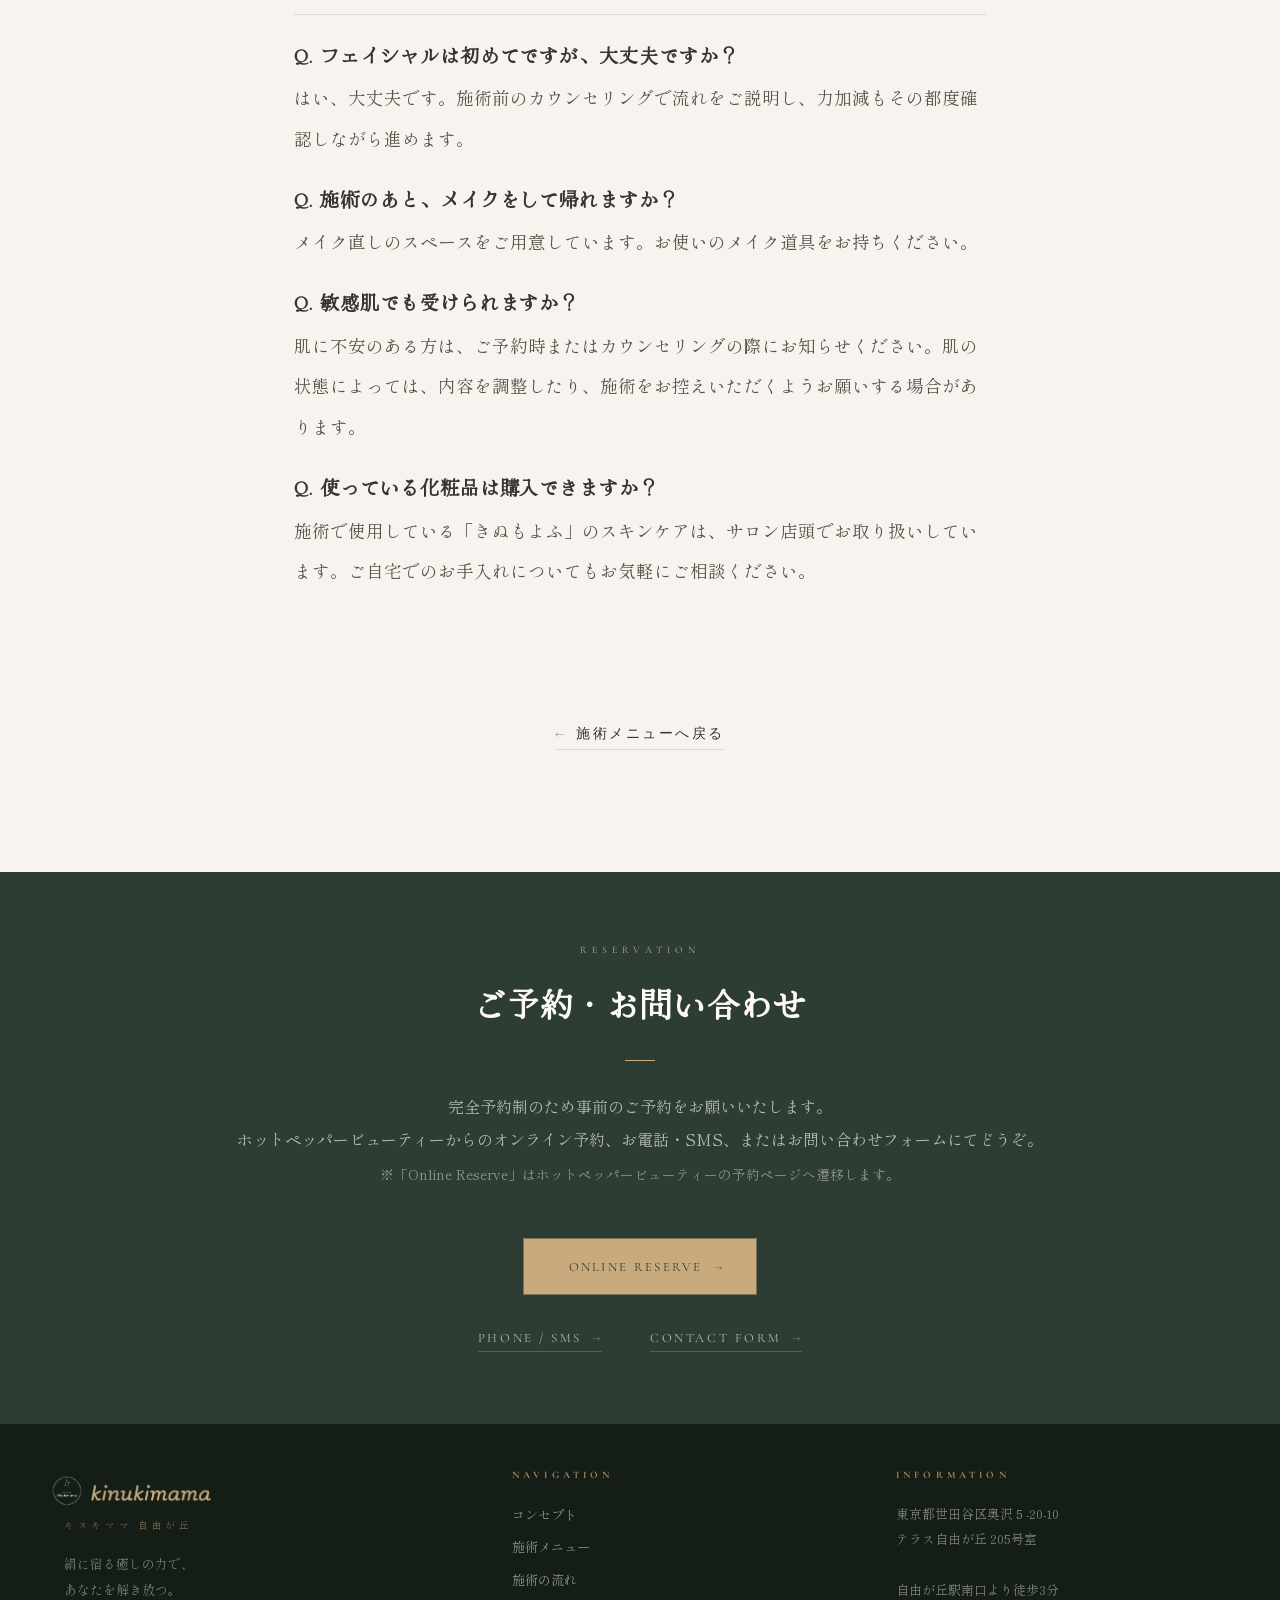
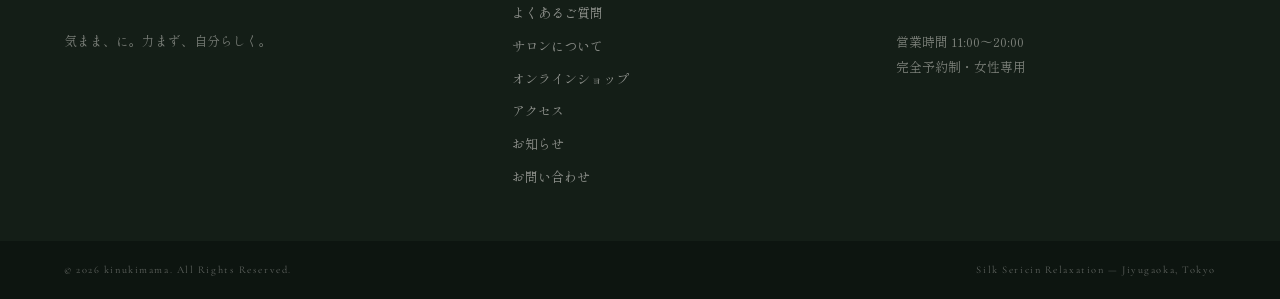
<file: facial.html>
<!DOCTYPE html>
<html lang="ja">
<head>
<meta charset="UTF-8">
<meta name="viewport" content="width=device-width, initial-scale=1.0, viewport-fit=cover">
<meta name="theme-color" content="#2E3D34">
<meta name="description" content="自由が丘の女性専用サロン kinukimama の「絹美肌フェイシャル」。天然のたんぱく質・絹セリシンを主成分とする高保湿スキンケアと独自のリフトアップ手技で、ふっくらハリのある肌を目指します。60分・90分。">
<title>絹美肌フェイシャル | kinukimama｜キヌキママ 自由が丘</title>
<link rel="icon" type="image/png" href="images/favicon.png">
<link rel="apple-touch-icon" href="images/favicon.png">
<link rel="canonical" href="https://kinukimama.com/facial.html">
<link rel="preconnect" href="https://fonts.googleapis.com">
<link rel="preconnect" href="https://fonts.gstatic.com" crossorigin>
<link href="https://fonts.googleapis.com/css2?family=Cormorant+Garamond:ital,wght@0,300;0,400;0,600;1,300;1,400;1,600&family=Hina+Mincho&family=Shippori+Mincho+B1:wght@400;500&family=Cormorant:ital,wght@1,300;1,400&display=swap" rel="stylesheet">
<link rel="stylesheet" href="style.css">

  <!-- Google Analytics -->
  <script async src="https://www.googletagmanager.com/gtag/js?id=G-9M1DLZXFLX"></script>
  <script>
    window.dataLayer = window.dataLayer || [];
    function gtag(){dataLayer.push(arguments);}
    gtag('js', new Date());
    gtag('config', 'G-9M1DLZXFLX');
  </script>
</head>

<body class="is-subpage">
<!-- NAV -->
<nav id="nav">
  <a href="index.html?skip=1" class="logo">
    <span class="logo-img-wrap">
      <img class="logo-white" src="images/img_png_001.png" alt="kinukimama">
      <img class="logo-green" src="images/img_png_green.png" alt="kinukimama">
    </span>
    <span class="logo-text-wrap">
      <img class="logo-txt-white" src="images/logo_kk_white.png" alt="kinukimama">
      <img class="logo-txt-green" src="images/logo_kk_green.png" alt="kinukimama">
    </span>
  </a>
    <button class="burger" id="burger" aria-label="メニューを開く">
    <span></span><span></span><span></span>
  </button>
</nav>

<!-- Drawer -->
<div class="nav-drawer" id="navDrawer">
  <ul class="drawer-links">
    <li><a href="index.html?skip=1#concept"><span class="link-en">Concept</span><span class="link-ja">コンセプト</span></a></li>
    <li><a href="index.html?skip=1#menu"><span class="link-en">Menu</span><span class="link-ja">施術メニュー</span></a></li>
    <li><a href="index.html?skip=1#flow"><span class="link-en">Flow</span><span class="link-ja">施術の流れ</span></a></li>
    <li><a href="faq.html"><span class="link-en">FAQ</span><span class="link-ja">よくあるご質問</span></a></li>
    <li><a href="index.html?skip=1#about"><span class="link-en">About</span><span class="link-ja">サロンについて</span></a></li>
    <li><a href="shop.html"><span class="link-en">Kinumoyou</span><span class="link-ja">きぬもよふ</span></a></li>
    <li><a href="index.html?skip=1#access"><span class="link-en">Access</span><span class="link-ja">アクセス</span></a></li>
  </ul>
  <div class="drawer-cta-wrap">
    <a href="index.html?skip=1#contact" class="drawer-cta">
      <span class="cta-ja">ご予約はこちら</span>
      <span class="drawer-cta-circle">
        <span class="drawer-cta-circle-bar"></span>
      </span>
    </a>
  </div>
</div>
<div class="drawer-overlay" id="drawerOverlay"></div>

<!-- PAGE HERO -->
<div class="page-hero page-hero--facial">
  <div class="ph-eyebrow">
    <div class="ph-line"></div>
    <span>Facial Treatment</span>
  </div>
  <h1 class="ph-h1">絹美肌フェイシャル</h1>
  <p class="ph-sub">Silk Sericin Facial</p>
</div>

<!-- BREADCRUMB -->
<div class="breadcrumb" aria-label="パンくずリスト">
  <a href="index.html?skip=1">Home</a>
  <span class="sep">／</span>
  <a href="index.html?skip=1#menu">Menu</a>
  <span class="sep">／</span>
  <span class="current">絹美肌フェイシャル</span>
</div>

<!-- CONTENT -->
<div class="policy-wrap">

  <div class="pol-section">
    <span class="pol-label">About</span>
    <h2 class="pol-h2">絹のちからで、ふっくらと。</h2>
    <p class="pol-p">絹美肌フェイシャルは、天然のたんぱく質「絹セリシン」を主成分とする高保湿スキンケアと、独自のリフトアップ手技を組み合わせた、kinukimamaのオリジナルフェイシャルです。</p>
    <p class="pol-p">セリシンは、蚕がつくる繭の糸を包んでいるたんぱく質。人の肌になじみやすく、うるおいを抱え込む性質をもつことから、古くから絹の産地では「絹を扱う人の手はしっとりしている」と言われてきました。そのうるおいを、ていねいなハンドトリートメントとともにお肌へ届けます。</p>
  </div>

  <div class="pol-section">
    <span class="pol-label">Recommended</span>
    <h2 class="pol-h2">こんな方におすすめです</h2>
    <ul class="pol-list">
      <li>乾燥しやすく、季節の変わり目に肌がゆらぎがちな方</li>
      <li>夕方になると、顔がどんよりと疲れて見える方</li>
      <li>フェイスラインのもたつきやハリ不足が気になってきた方</li>
      <li>デスクワークやスマートフォンで、顔まわりがこわばりやすい方</li>
    </ul>
  </div>

  <div class="pol-section">
    <span class="pol-label">Treatment Flow</span>
    <h2 class="pol-h2">施術の流れ</h2>
    <div class="flow-list">
      <div class="flow-item reveal">
        <div class="fi-n">01</div>
        <div>
          <div class="fi-ttl">カウンセリング・肌チェック</div>
          <p class="fi-body">その日の肌の状態や気になるところ、普段のお手入れについて伺います。<em>力加減のご希望や触れられたくないところ</em>などございましたら、お気軽にお伝えください。</p>
        </div>
      </div>
      <div class="flow-item reveal" style="transition-delay:0.1s">
        <div class="fi-n">02</div>
        <div>
          <div class="fi-ttl">クレンジング・洗顔</div>
          <p class="fi-body">メイクと肌表面の汚れ、古い角質をやさしく落とします。洗顔には<em>超音波ブラシ</em>を使用し、肌に負担をかけることなく毛穴に溜まった汚れを取り除き、なめらかな肌触りに整えます。</p>
        </div>
      </div>
      <div class="flow-item reveal" style="transition-delay:0.2s">
        <div class="fi-n">03</div>
        <div>
          <div class="fi-ttl">絹セリシンのうるおいケア</div>
          <p class="fi-body">セリシン配合のローションを、ハンドプレスで何度かに分けて重ねます。<em>肌がしっとりとやわらかく</em>なったところで、次の手技へ進みます。</p>
        </div>
      </div>
      <div class="flow-item reveal" style="transition-delay:0.3s">
        <div class="fi-n">04</div>
        <div>
          <div class="fi-ttl">リフトアップハンドトリートメント</div>
          <p class="fi-body">デコルテ・首・フェイスラインから、頬、目もと、こめかみへ。表情を支える筋肉のこわばりをほぐしながら、<em>下から上へ</em>流れるように整えます。</p>
        </div>
      </div>
      <div class="flow-item reveal" style="transition-delay:0.4s">
        <div class="fi-n">05</div>
        <div>
          <div class="fi-ttl">パック・お仕上げ</div>
          <p class="fi-body">セリシン配合のローションとセラムをたっぷりと染み込ませたパックでうるおいを閉じ込め、パック中は<em>ヘッドマッサージ</em>を行います。最後にクリームで肌を整えて終了です。</p>
        </div>
      </div>
    </div>
    <p class="pol-p">90分コースでは、施術のはじめに<strong>背中のリンパマッサージ</strong>が加わります。背中や肩まわりのこわばりをゆるめてからフェイシャルに入るため、より深くリラックスしリフトアップ効果も高まります。</p>
  </div>

  <div class="pol-section">
    <span class="pol-label">Menu &amp; Price</span>
    <h2 class="pol-h2">メニュー・料金</h2>
    <h3 class="pol-h3">絹美肌フェイシャル 60分 ／ ¥10,000</h3>
    <p class="pol-p">カウンセリングからお仕上げまで、フェイシャルを集中して受けていただけるスタンダードコースです。</p>
    <h3 class="pol-h3">絹美肌フェイシャル 90分 ／ ¥15,000</h3>
    <p class="pol-p">背中のリンパマッサージ付き。全身のこわばりもほどきたい方におすすめです。</p>
    <ul class="pol-list">
      <li>他のメニューとの組み合わせや延長（10分 ¥1,500〜）も承ります。</li>
    </ul>
  </div>

  <div class="pol-section">
    <span class="pol-label">FAQ</span>
    <h2 class="pol-h2">よくあるご質問</h2>
    <h3 class="pol-h3">Q. フェイシャルは初めてですが、大丈夫ですか？</h3>
    <p class="pol-p">はい、大丈夫です。施術前のカウンセリングで流れをご説明し、力加減もその都度確認しながら進めます。</p>
    <h3 class="pol-h3">Q. 施術のあと、メイクをして帰れますか？</h3>
    <p class="pol-p">メイク直しのスペースをご用意しています。お使いのメイク道具をお持ちください。</p>
    <h3 class="pol-h3">Q. 敏感肌でも受けられますか？</h3>
    <p class="pol-p">肌に不安のある方は、ご予約時またはカウンセリングの際にお知らせください。肌の状態によっては、内容を調整したり、施術をお控えいただくようお願いする場合があります。</p>
    <h3 class="pol-h3">Q. 使っている化粧品は購入できますか？</h3>
    <p class="pol-p">施術で使用している「きぬもよふ」のスキンケアは、サロン店頭でお取り扱いしています。ご自宅でのお手入れについてもお気軽にご相談ください。</p>
  </div>

  <div class="back-wrap">
    <a href="index.html?skip=1#menu" class="back-btn"><span class="back-btn-arrow">←</span>施術メニューへ戻る</a>
  </div>

</div>

<!-- RESERVATION -->
<section class="contact">
  <div class="contact-inner reveal">
    <span class="sec-label">Reservation</span>
    <h2 class="sec-h" style="color:var(--white);margin-top:1.2rem;">ご予約・お問い合わせ</h2>
    <div class="sec-rule" style="background:var(--gold-lt);margin:1.8rem auto;"></div>
    <p class="contact-p">完全予約制のため事前のご予約をお願いいたします。<br>ホットペッパービューティーからのオンライン予約、お電話・SMS、またはお問い合わせフォームにてどうぞ。<br><span style="font-size:0.85rem;opacity:0.7;">※「Online Reserve」はホットペッパービューティーの予約ページへ遷移します。</span></p>
    <div class="c-btns">
      <a href="https://beauty.hotpepper.jp/kr/slnH000596328/" target="_blank" rel="noopener noreferrer" class="btn-reserve" title="ホットペッパービューティーへ遷移します"><span class="btn-reserve-text">Online Reserve</span><span class="btn-reserve-arrow">→</span></a>
      <div class="c-btns-sub">
        <a href="tel:08029662594" class="btn-ghost">Phone / SMS<span class="btn-ghost-arrow">→</span></a>
        <a href="contact.html" class="btn-ghost">Contact Form<span class="btn-ghost-arrow">→</span></a>
      </div>
    </div>
  </div>
</section>

<!-- FOOTER -->
<footer>
  <div>
    <a href="index.html?skip=1" class="f-logo">
      <img src="images/img_png_001.png" alt="" style="width:44px;height:44px;object-fit:contain;">
      <img src="images/logo_kk_gold.png" alt="kinukimama" style="height:24px;width:auto;object-fit:contain;">
    </a>
    <span class="f-sub">キヌキママ 自由が丘</span>
    <p class="f-tag">絹に宿る癒しの力で、<br>あなたを解き放つ。<br><br>気まま、に。力まず、自分らしく。</p>
  </div>
  <div class="f-nav">
    <h4>Navigation</h4>
    <ul>
      <li><a href="index.html?skip=1#concept">コンセプト</a></li>
      <li><a href="index.html?skip=1#menu">施術メニュー</a></li>
      <li><a href="index.html?skip=1#flow">施術の流れ</a></li>
      <li><a href="faq.html">よくあるご質問</a></li>
      <li><a href="index.html?skip=1#about">サロンについて</a></li>
      <li><a href="shop.html">オンラインショップ</a></li>
      <li><a href="index.html?skip=1#access">アクセス</a></li>
      <li><a href="news.html">お知らせ</a></li>
      <li><a href="contact.html">お問い合わせ</a></li>
    </ul>
  </div>
  <div class="f-info">
    <h4>Information</h4>
    <p>東京都世田谷区奥沢５-20-10<br>テラス自由が丘 205号室<br><br>自由が丘駅南口より徒歩3分<br><br>営業時間 11:00〜20:00<br>完全予約制・女性専用</p>
  </div>
</footer>
<div class="footer-btm">
  <span>© 2026 kinukimama. All Rights Reserved.</span>
  <span>Silk Sericin Relaxation — Jiyugaoka, Tokyo</span>
</div>

<script src="script.js"></script>
</body>
</html>
</file>
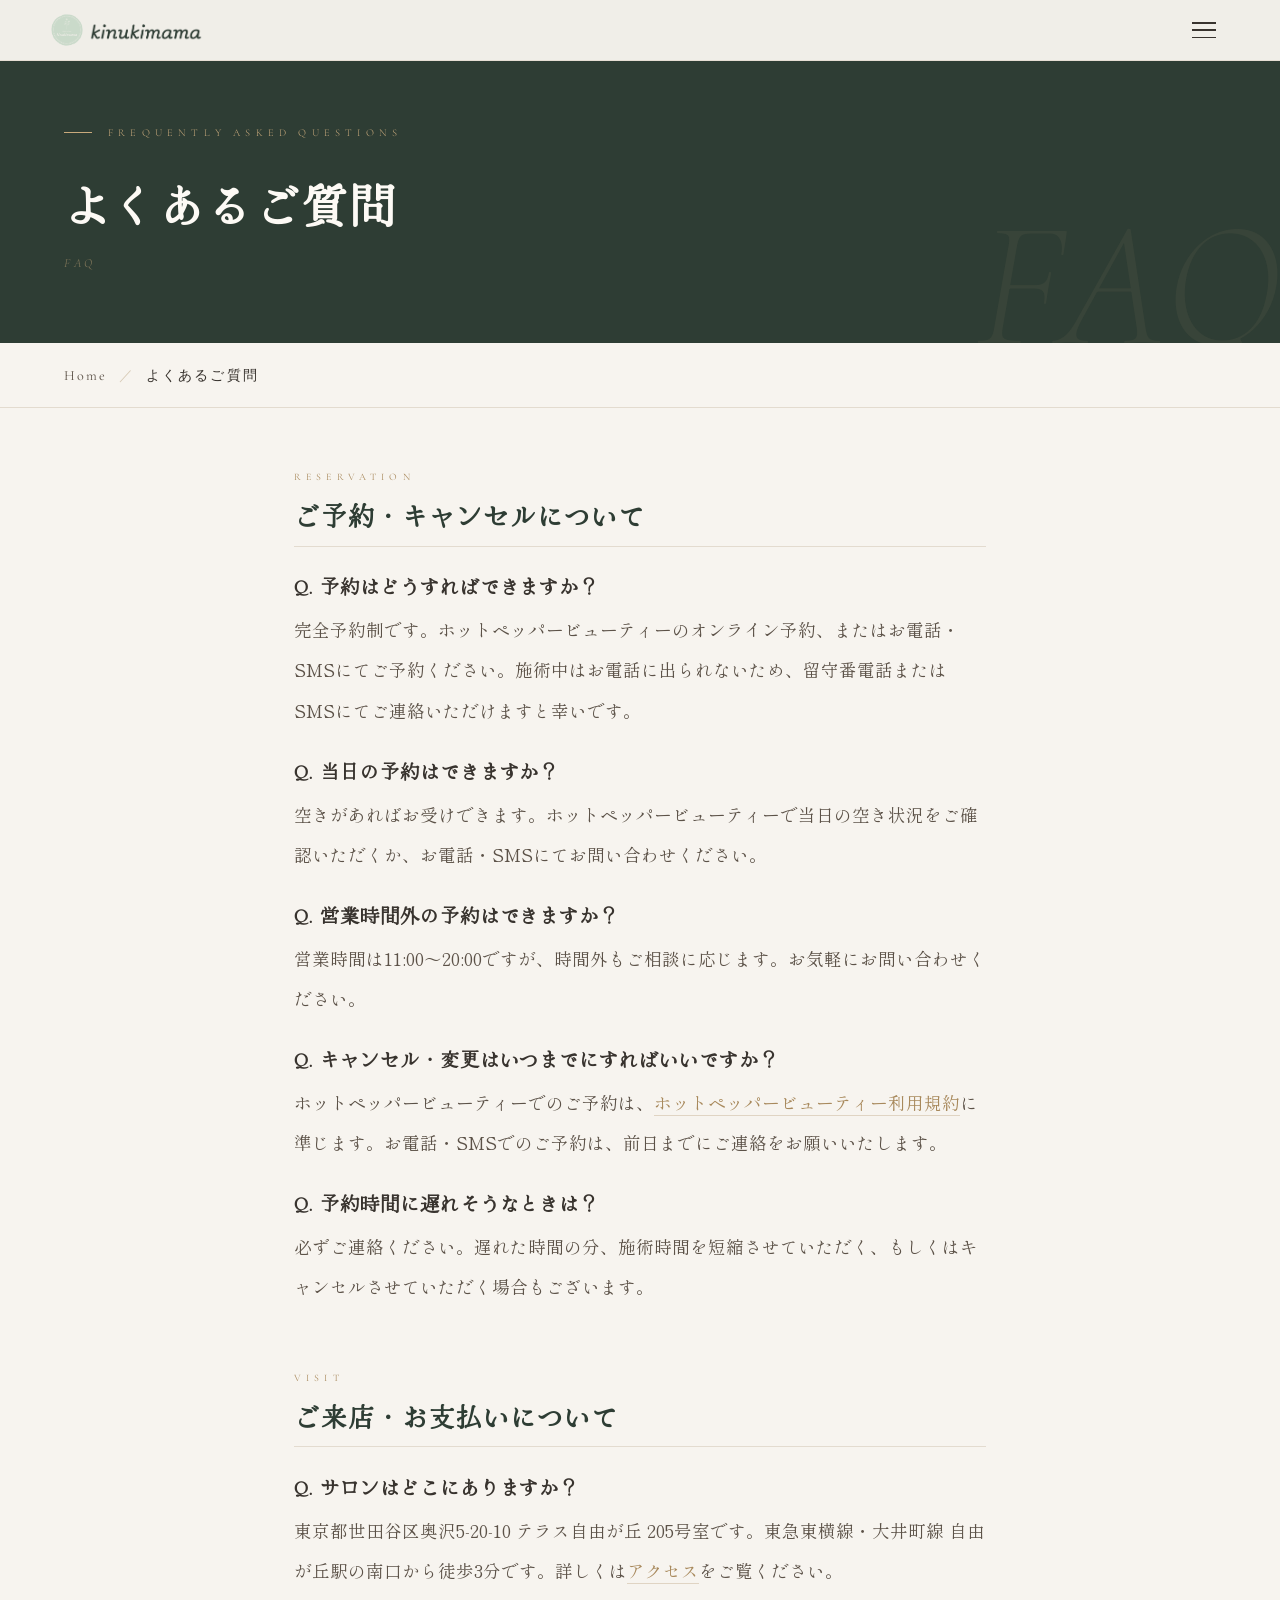
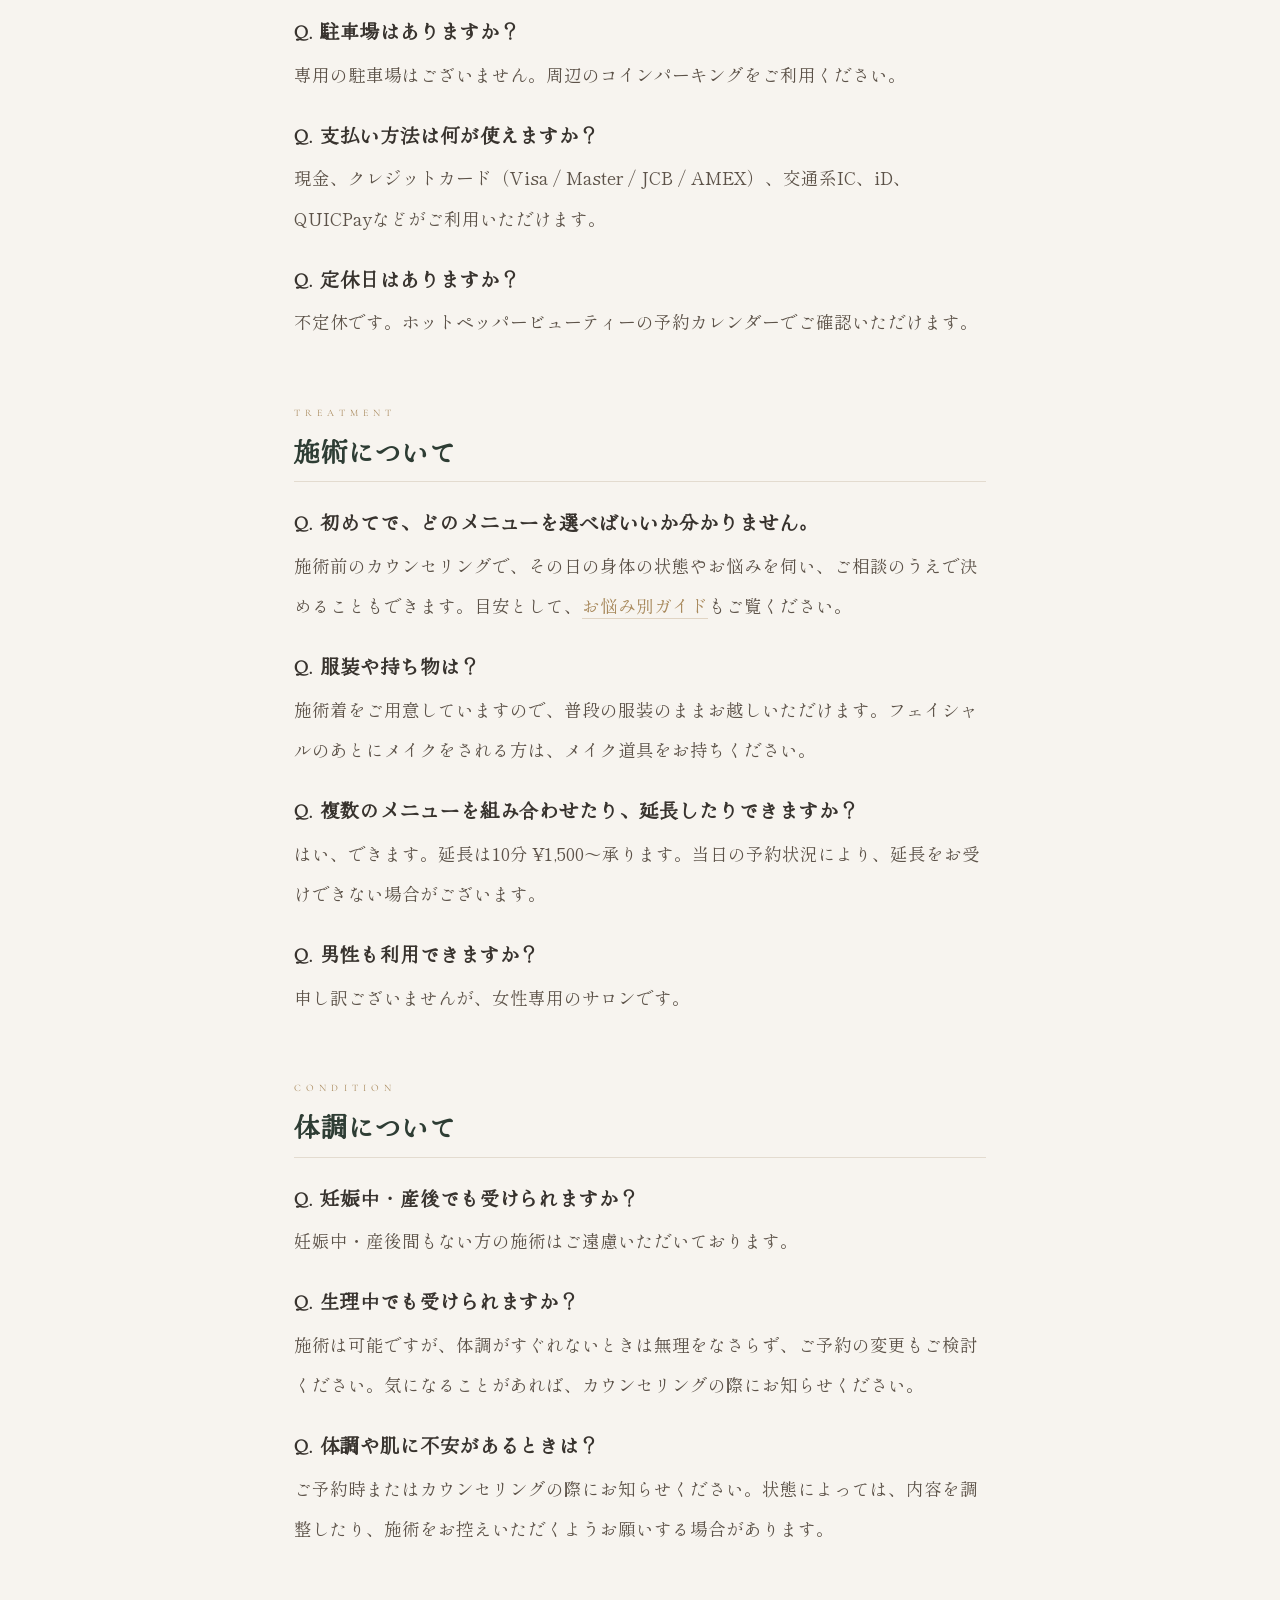
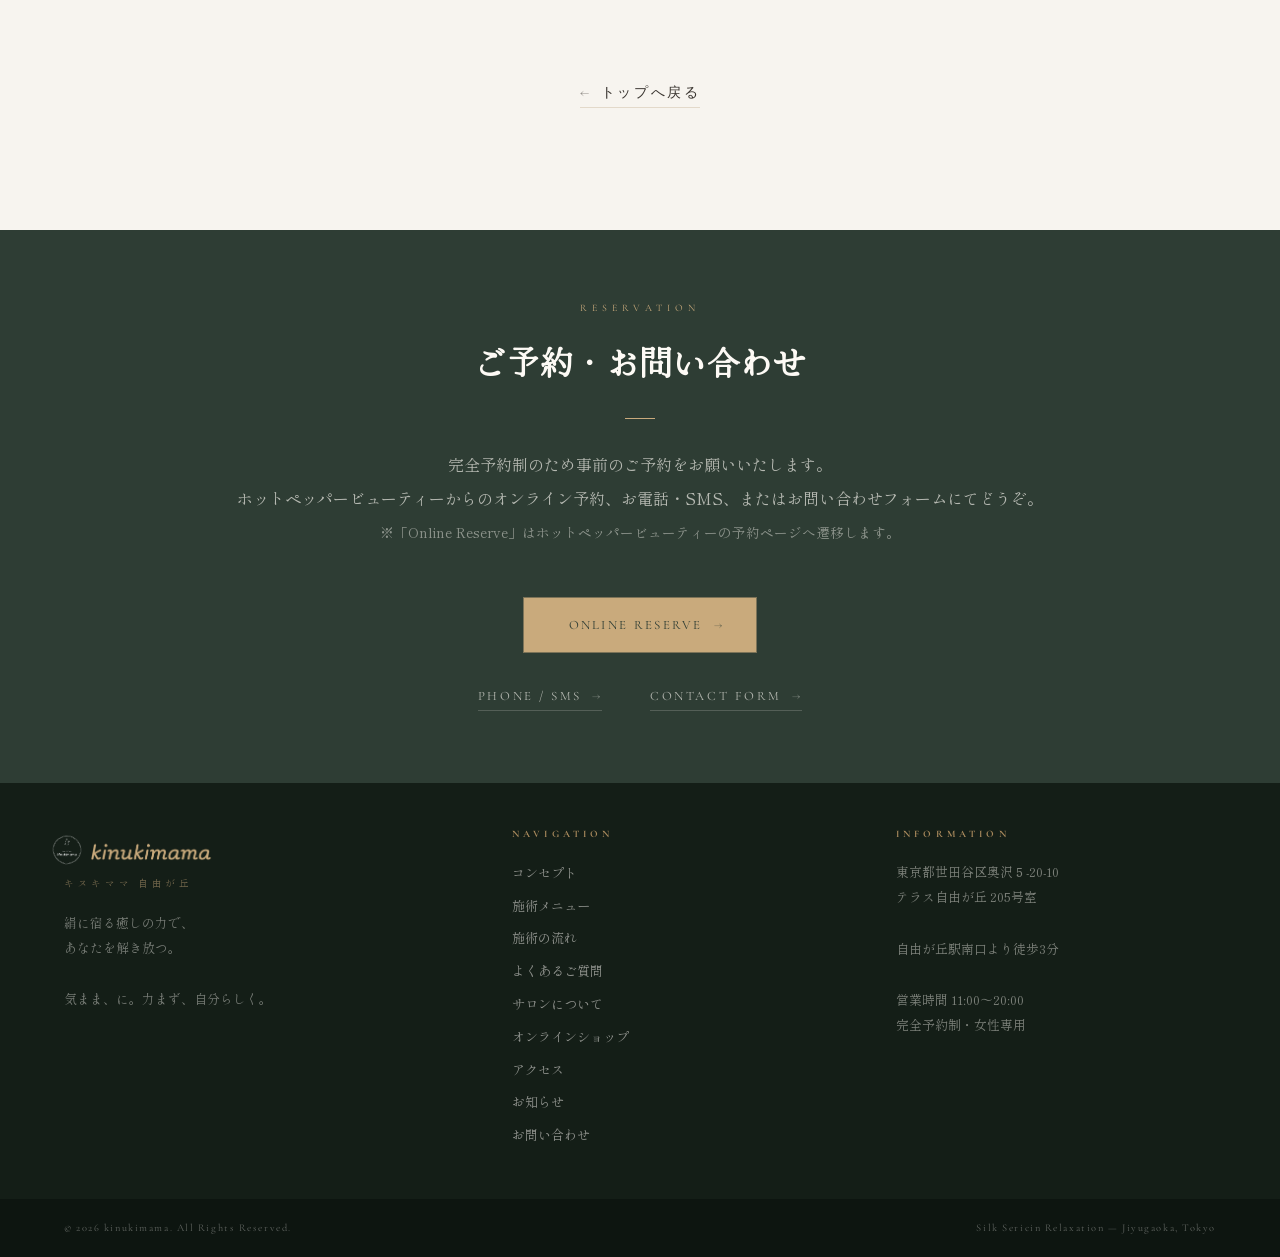
<file: faq.html>
<!DOCTYPE html>
<html lang="ja">
<head>
<meta charset="UTF-8">
<meta name="viewport" content="width=device-width, initial-scale=1.0, viewport-fit=cover">
<meta name="theme-color" content="#2E3D34">
<meta name="description" content="自由が丘の女性専用・完全個室サロン kinukimama のよくあるご質問。ご予約・キャンセル、お支払い方法、アクセス、施術やご来店時の服装についてお答えします。">
<title>よくあるご質問 | kinukimama｜キヌキママ 自由が丘</title>
<link rel="icon" type="image/png" href="images/favicon.png">
<link rel="apple-touch-icon" href="images/favicon.png">
<link rel="canonical" href="https://kinukimama.com/faq.html">
<link rel="preconnect" href="https://fonts.googleapis.com">
<link rel="preconnect" href="https://fonts.gstatic.com" crossorigin>
<link href="https://fonts.googleapis.com/css2?family=Cormorant+Garamond:ital,wght@0,300;0,400;0,600;1,300;1,400;1,600&family=Hina+Mincho&family=Shippori+Mincho+B1:wght@400;500&family=Cormorant:ital,wght@1,300;1,400&display=swap" rel="stylesheet">
<link rel="stylesheet" href="style.css">

  <!-- Google Analytics -->
  <script async src="https://www.googletagmanager.com/gtag/js?id=G-9M1DLZXFLX"></script>
  <script>
    window.dataLayer = window.dataLayer || [];
    function gtag(){dataLayer.push(arguments);}
    gtag('js', new Date());
    gtag('config', 'G-9M1DLZXFLX');
  </script>
</head>

<body class="is-subpage">
<!-- NAV -->
<nav id="nav">
  <a href="index.html?skip=1" class="logo">
    <span class="logo-img-wrap">
      <img class="logo-white" src="images/img_png_001.png" alt="kinukimama">
      <img class="logo-green" src="images/img_png_green.png" alt="kinukimama">
    </span>
    <span class="logo-text-wrap">
      <img class="logo-txt-white" src="images/logo_kk_white.png" alt="kinukimama">
      <img class="logo-txt-green" src="images/logo_kk_green.png" alt="kinukimama">
    </span>
  </a>
    <button class="burger" id="burger" aria-label="メニューを開く">
    <span></span><span></span><span></span>
  </button>
</nav>

<!-- Drawer -->
<div class="nav-drawer" id="navDrawer">
  <ul class="drawer-links">
    <li><a href="index.html?skip=1#concept"><span class="link-en">Concept</span><span class="link-ja">コンセプト</span></a></li>
    <li><a href="index.html?skip=1#menu"><span class="link-en">Menu</span><span class="link-ja">施術メニュー</span></a></li>
    <li><a href="index.html?skip=1#flow"><span class="link-en">Flow</span><span class="link-ja">施術の流れ</span></a></li>
    <li><a href="faq.html"><span class="link-en">FAQ</span><span class="link-ja">よくあるご質問</span></a></li>
    <li><a href="index.html?skip=1#about"><span class="link-en">About</span><span class="link-ja">サロンについて</span></a></li>
    <li><a href="shop.html"><span class="link-en">Kinumoyou</span><span class="link-ja">きぬもよふ</span></a></li>
    <li><a href="index.html?skip=1#access"><span class="link-en">Access</span><span class="link-ja">アクセス</span></a></li>
  </ul>
  <div class="drawer-cta-wrap">
    <a href="index.html?skip=1#contact" class="drawer-cta">
      <span class="cta-ja">ご予約はこちら</span>
      <span class="drawer-cta-circle">
        <span class="drawer-cta-circle-bar"></span>
      </span>
    </a>
  </div>
</div>
<div class="drawer-overlay" id="drawerOverlay"></div>

<!-- PAGE HERO -->
<div class="page-hero page-hero--faq">
  <div class="ph-eyebrow">
    <div class="ph-line"></div>
    <span>Frequently Asked Questions</span>
  </div>
  <h1 class="ph-h1">よくあるご質問</h1>
  <p class="ph-sub">FAQ</p>
</div>

<!-- BREADCRUMB -->
<div class="breadcrumb" aria-label="パンくずリスト">
  <a href="index.html?skip=1">Home</a>
  <span class="sep">／</span>
  <span class="current">よくあるご質問</span>
</div>

<!-- CONTENT -->
<div class="policy-wrap">

  <div class="pol-section">
    <span class="pol-label">Reservation</span>
    <h2 class="pol-h2">ご予約・キャンセルについて</h2>
    <h3 class="pol-h3">Q. 予約はどうすればできますか？</h3>
    <p class="pol-p">完全予約制です。ホットペッパービューティーのオンライン予約、またはお電話・SMSにてご予約ください。施術中はお電話に出られないため、留守番電話またはSMSにてご連絡いただけますと幸いです。</p>
    <h3 class="pol-h3">Q. 当日の予約はできますか？</h3>
    <p class="pol-p">空きがあればお受けできます。ホットペッパービューティーで当日の空き状況をご確認いただくか、お電話・SMSにてお問い合わせください。</p>
    <h3 class="pol-h3">Q. 営業時間外の予約はできますか？</h3>
    <p class="pol-p">営業時間は11:00〜20:00ですが、時間外もご相談に応じます。お気軽にお問い合わせください。</p>
    <h3 class="pol-h3">Q. キャンセル・変更はいつまでにすればいいですか？</h3>
    <p class="pol-p">ホットペッパービューティーでのご予約は、<a href="https://cdn.p.recruit.co.jp/terms/hpb-t-1001/index.html" target="_blank" rel="noopener noreferrer" style="color:var(--gold);border-bottom:1px solid rgba(168,137,92,0.3);">ホットペッパービューティー利用規約</a>に準じます。お電話・SMSでのご予約は、前日までにご連絡をお願いいたします。</p>
    <h3 class="pol-h3">Q. 予約時間に遅れそうなときは？</h3>
    <p class="pol-p">必ずご連絡ください。遅れた時間の分、施術時間を短縮させていただく、もしくはキャンセルさせていただく場合もございます。</p>
  </div>

  <div class="pol-section">
    <span class="pol-label">Visit</span>
    <h2 class="pol-h2">ご来店・お支払いについて</h2>
    <h3 class="pol-h3">Q. サロンはどこにありますか？</h3>
    <p class="pol-p">東京都世田谷区奥沢5-20-10 テラス自由が丘 205号室です。東急東横線・大井町線 自由が丘駅の南口から徒歩3分です。詳しくは<a href="index.html?skip=1#access" style="color:var(--gold);border-bottom:1px solid rgba(168,137,92,0.3);">アクセス</a>をご覧ください。</p>
    <h3 class="pol-h3">Q. 駐車場はありますか？</h3>
    <p class="pol-p">専用の駐車場はございません。周辺のコインパーキングをご利用ください。</p>
    <h3 class="pol-h3">Q. 支払い方法は何が使えますか？</h3>
    <p class="pol-p">現金、クレジットカード（Visa / Master / JCB / AMEX）、交通系IC、iD、QUICPayなどがご利用いただけます。</p>
    <h3 class="pol-h3">Q. 定休日はありますか？</h3>
    <p class="pol-p">不定休です。ホットペッパービューティーの予約カレンダーでご確認いただけます。</p>
  </div>

  <div class="pol-section">
    <span class="pol-label">Treatment</span>
    <h2 class="pol-h2">施術について</h2>
    <h3 class="pol-h3">Q. 初めてで、どのメニューを選べばいいか分かりません。</h3>
    <p class="pol-p">施術前のカウンセリングで、その日の身体の状態やお悩みを伺い、ご相談のうえで決めることもできます。目安として、<a href="bodycare.html" style="color:var(--gold);border-bottom:1px solid rgba(168,137,92,0.3);">お悩み別ガイド</a>もご覧ください。</p>
    <h3 class="pol-h3">Q. 服装や持ち物は？</h3>
    <p class="pol-p">施術着をご用意していますので、普段の服装のままお越しいただけます。フェイシャルのあとにメイクをされる方は、メイク道具をお持ちください。</p>
    <h3 class="pol-h3">Q. 複数のメニューを組み合わせたり、延長したりできますか？</h3>
    <p class="pol-p">はい、できます。延長は10分 ¥1,500〜承ります。当日の予約状況により、延長をお受けできない場合がございます。</p>
    <h3 class="pol-h3">Q. 男性も利用できますか？</h3>
    <p class="pol-p">申し訳ございませんが、女性専用のサロンです。</p>
  </div>

  <div class="pol-section">
    <span class="pol-label">Condition</span>
    <h2 class="pol-h2">体調について</h2>
    <h3 class="pol-h3">Q. 妊娠中・産後でも受けられますか？</h3>
    <p class="pol-p">妊娠中・産後間もない方の施術はご遠慮いただいております。</p>
    <h3 class="pol-h3">Q. 生理中でも受けられますか？</h3>
    <p class="pol-p">施術は可能ですが、体調がすぐれないときは無理をなさらず、ご予約の変更もご検討ください。気になることがあれば、カウンセリングの際にお知らせください。</p>
    <h3 class="pol-h3">Q. 体調や肌に不安があるときは？</h3>
    <p class="pol-p">ご予約時またはカウンセリングの際にお知らせください。状態によっては、内容を調整したり、施術をお控えいただくようお願いする場合があります。</p>
  </div>

  <div class="back-wrap">
    <a href="index.html?skip=1" class="back-btn"><span class="back-btn-arrow">←</span>トップへ戻る</a>
  </div>

</div>

<!-- RESERVATION -->
<section class="contact">
  <div class="contact-inner reveal">
    <span class="sec-label">Reservation</span>
    <h2 class="sec-h" style="color:var(--white);margin-top:1.2rem;">ご予約・お問い合わせ</h2>
    <div class="sec-rule" style="background:var(--gold-lt);margin:1.8rem auto;"></div>
    <p class="contact-p">完全予約制のため事前のご予約をお願いいたします。<br>ホットペッパービューティーからのオンライン予約、お電話・SMS、またはお問い合わせフォームにてどうぞ。<br><span style="font-size:0.85rem;opacity:0.7;">※「Online Reserve」はホットペッパービューティーの予約ページへ遷移します。</span></p>
    <div class="c-btns">
      <a href="https://beauty.hotpepper.jp/kr/slnH000596328/" target="_blank" rel="noopener noreferrer" class="btn-reserve" title="ホットペッパービューティーへ遷移します"><span class="btn-reserve-text">Online Reserve</span><span class="btn-reserve-arrow">→</span></a>
      <div class="c-btns-sub">
        <a href="tel:08029662594" class="btn-ghost">Phone / SMS<span class="btn-ghost-arrow">→</span></a>
        <a href="contact.html" class="btn-ghost">Contact Form<span class="btn-ghost-arrow">→</span></a>
      </div>
    </div>
  </div>
</section>

<!-- FOOTER -->
<footer>
  <div>
    <a href="index.html?skip=1" class="f-logo">
      <img src="images/img_png_001.png" alt="" style="width:44px;height:44px;object-fit:contain;">
      <img src="images/logo_kk_gold.png" alt="kinukimama" style="height:24px;width:auto;object-fit:contain;">
    </a>
    <span class="f-sub">キヌキママ 自由が丘</span>
    <p class="f-tag">絹に宿る癒しの力で、<br>あなたを解き放つ。<br><br>気まま、に。力まず、自分らしく。</p>
  </div>
  <div class="f-nav">
    <h4>Navigation</h4>
    <ul>
      <li><a href="index.html?skip=1#concept">コンセプト</a></li>
      <li><a href="index.html?skip=1#menu">施術メニュー</a></li>
      <li><a href="index.html?skip=1#flow">施術の流れ</a></li>
      <li><a href="faq.html">よくあるご質問</a></li>
      <li><a href="index.html?skip=1#about">サロンについて</a></li>
      <li><a href="shop.html">オンラインショップ</a></li>
      <li><a href="index.html?skip=1#access">アクセス</a></li>
      <li><a href="news.html">お知らせ</a></li>
      <li><a href="contact.html">お問い合わせ</a></li>
    </ul>
  </div>
  <div class="f-info">
    <h4>Information</h4>
    <p>東京都世田谷区奥沢５-20-10<br>テラス自由が丘 205号室<br><br>自由が丘駅南口より徒歩3分<br><br>営業時間 11:00〜20:00<br>完全予約制・女性専用</p>
  </div>
</footer>
<div class="footer-btm">
  <span>© 2026 kinukimama. All Rights Reserved.</span>
  <span>Silk Sericin Relaxation — Jiyugaoka, Tokyo</span>
</div>

<script src="script.js"></script>
</body>
</html>
</file>
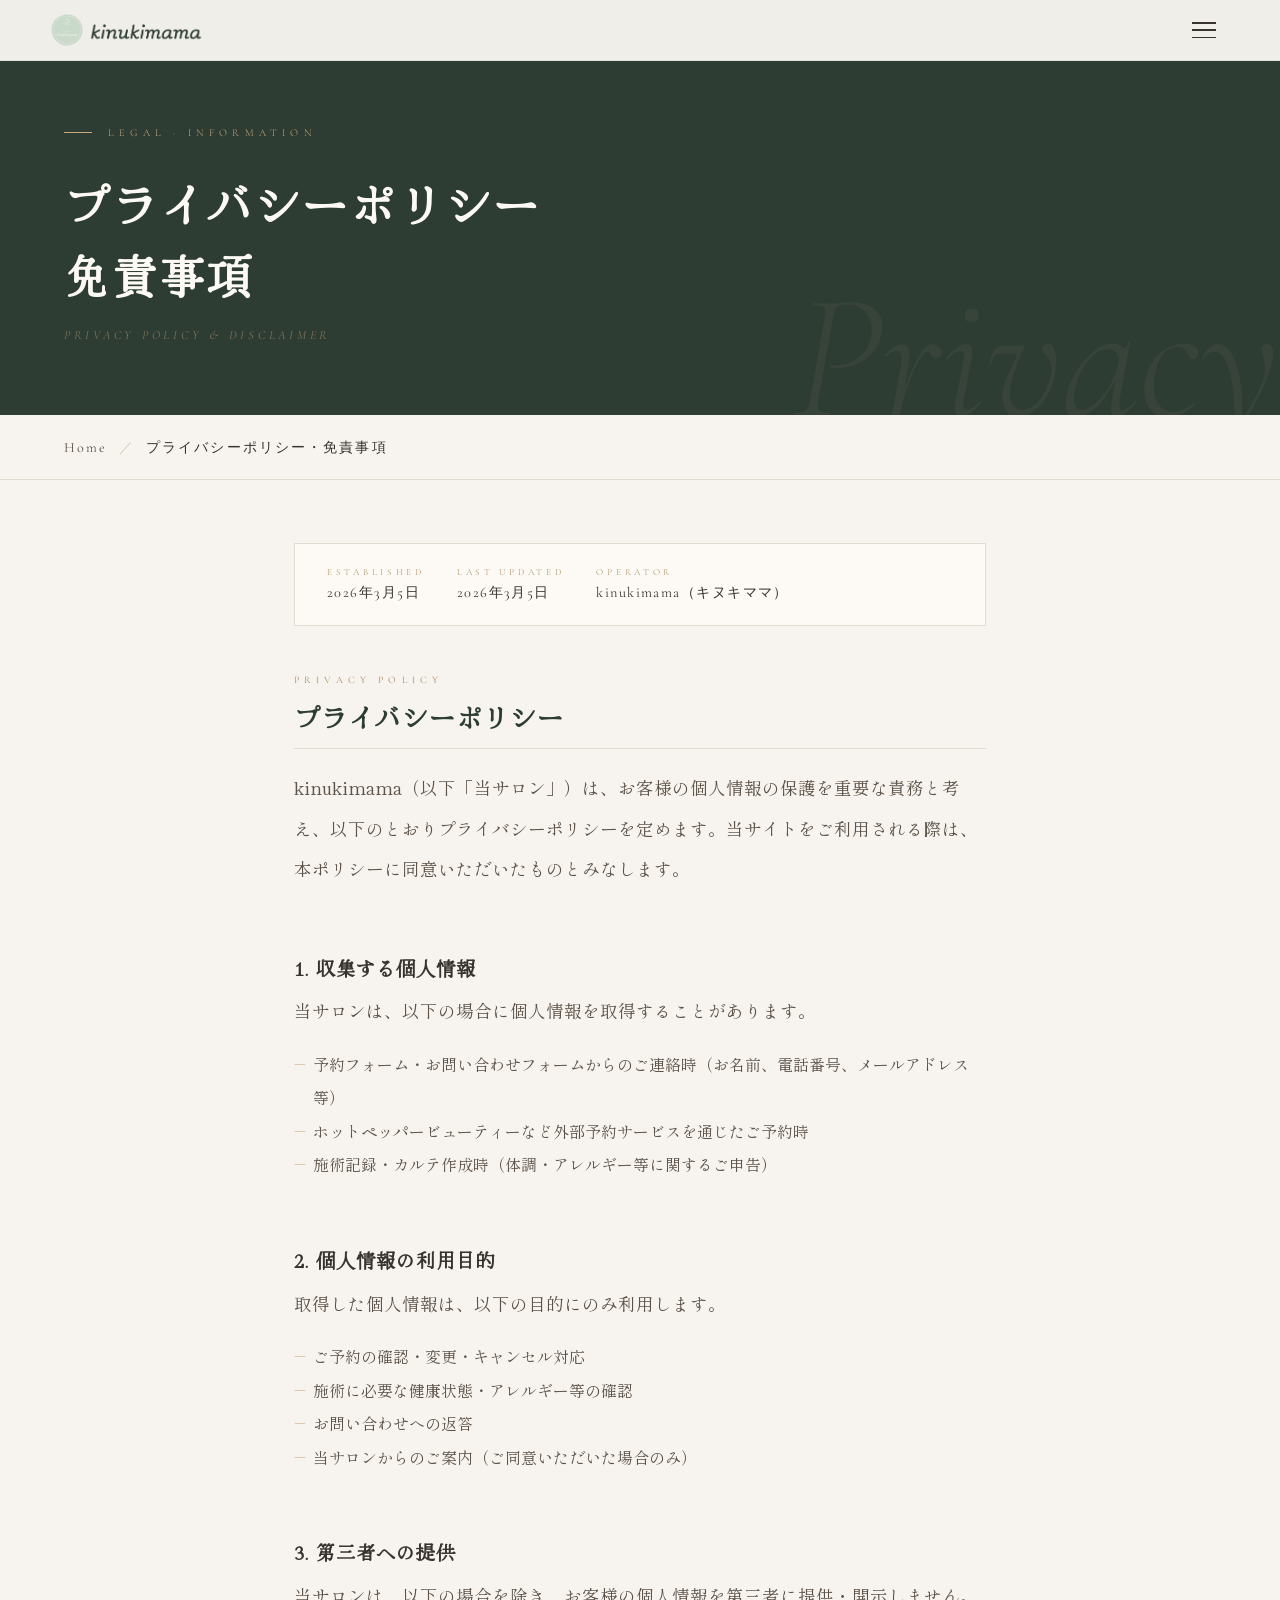
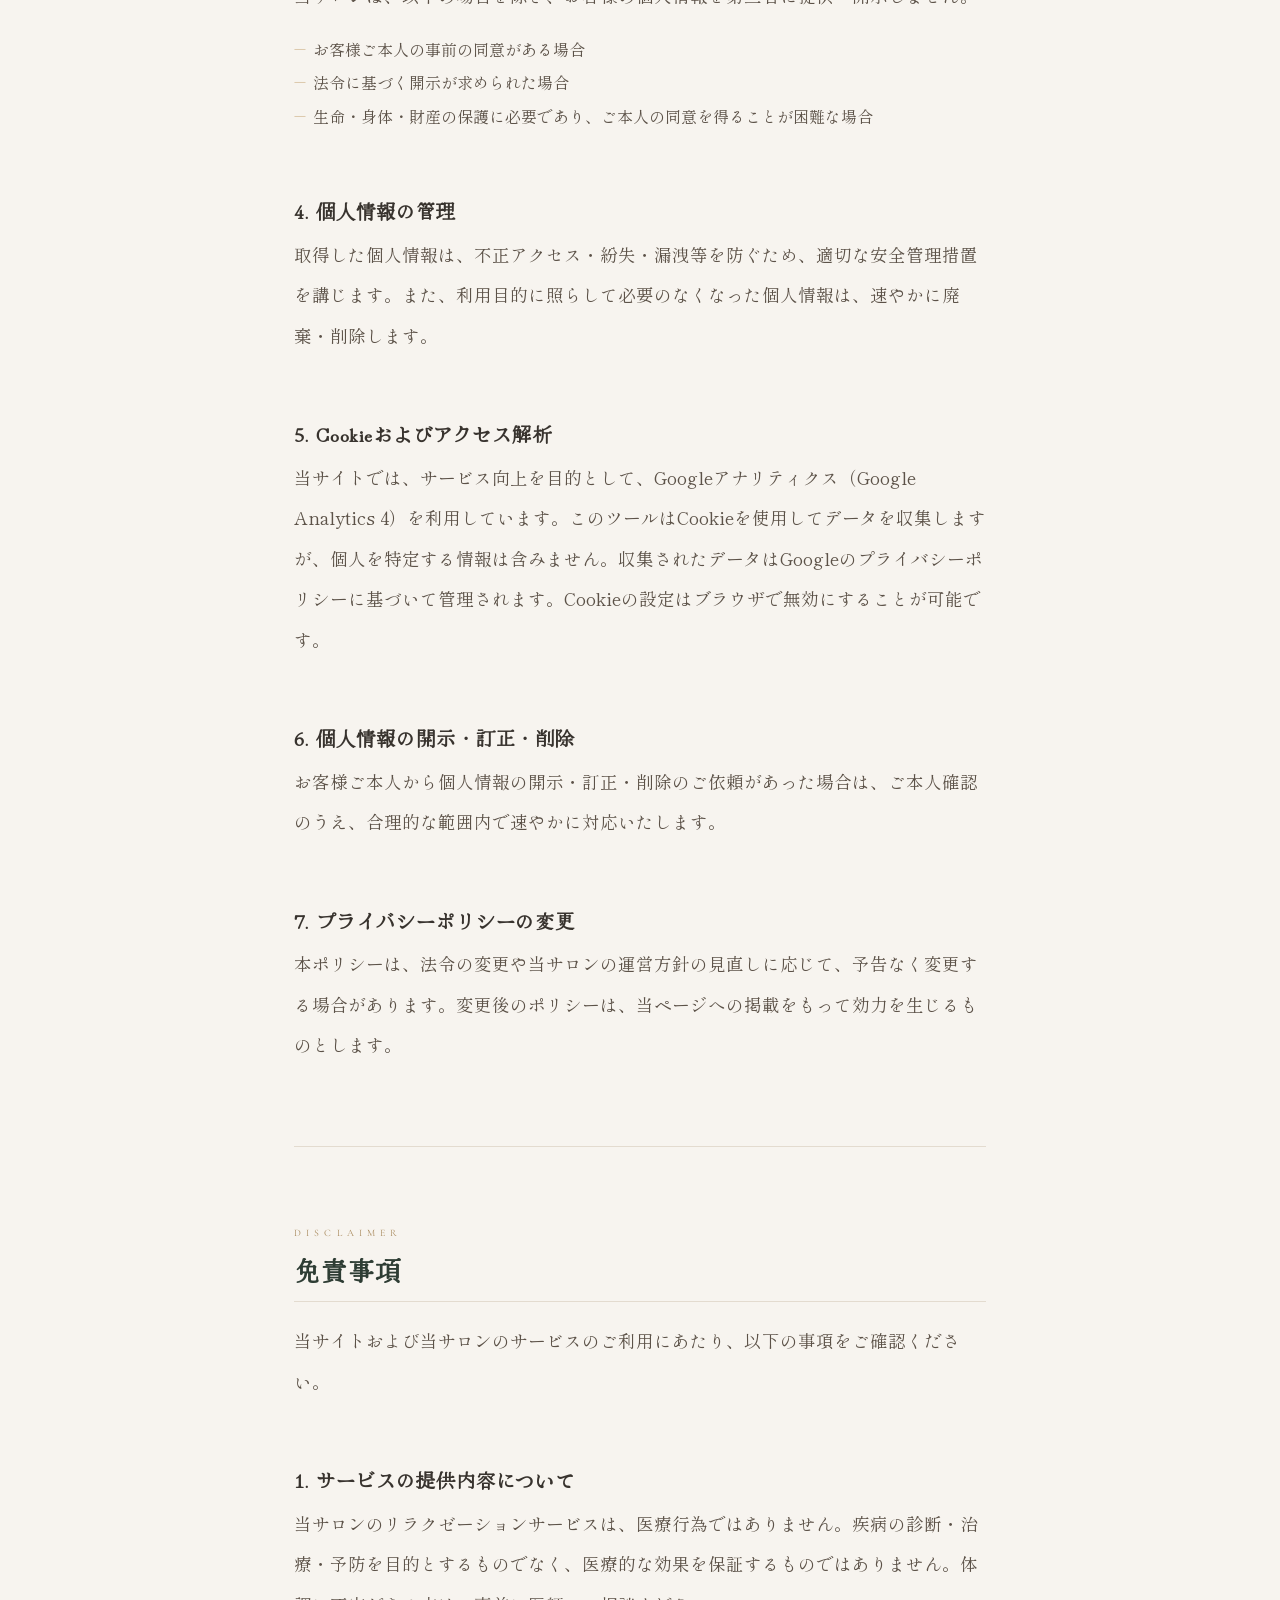
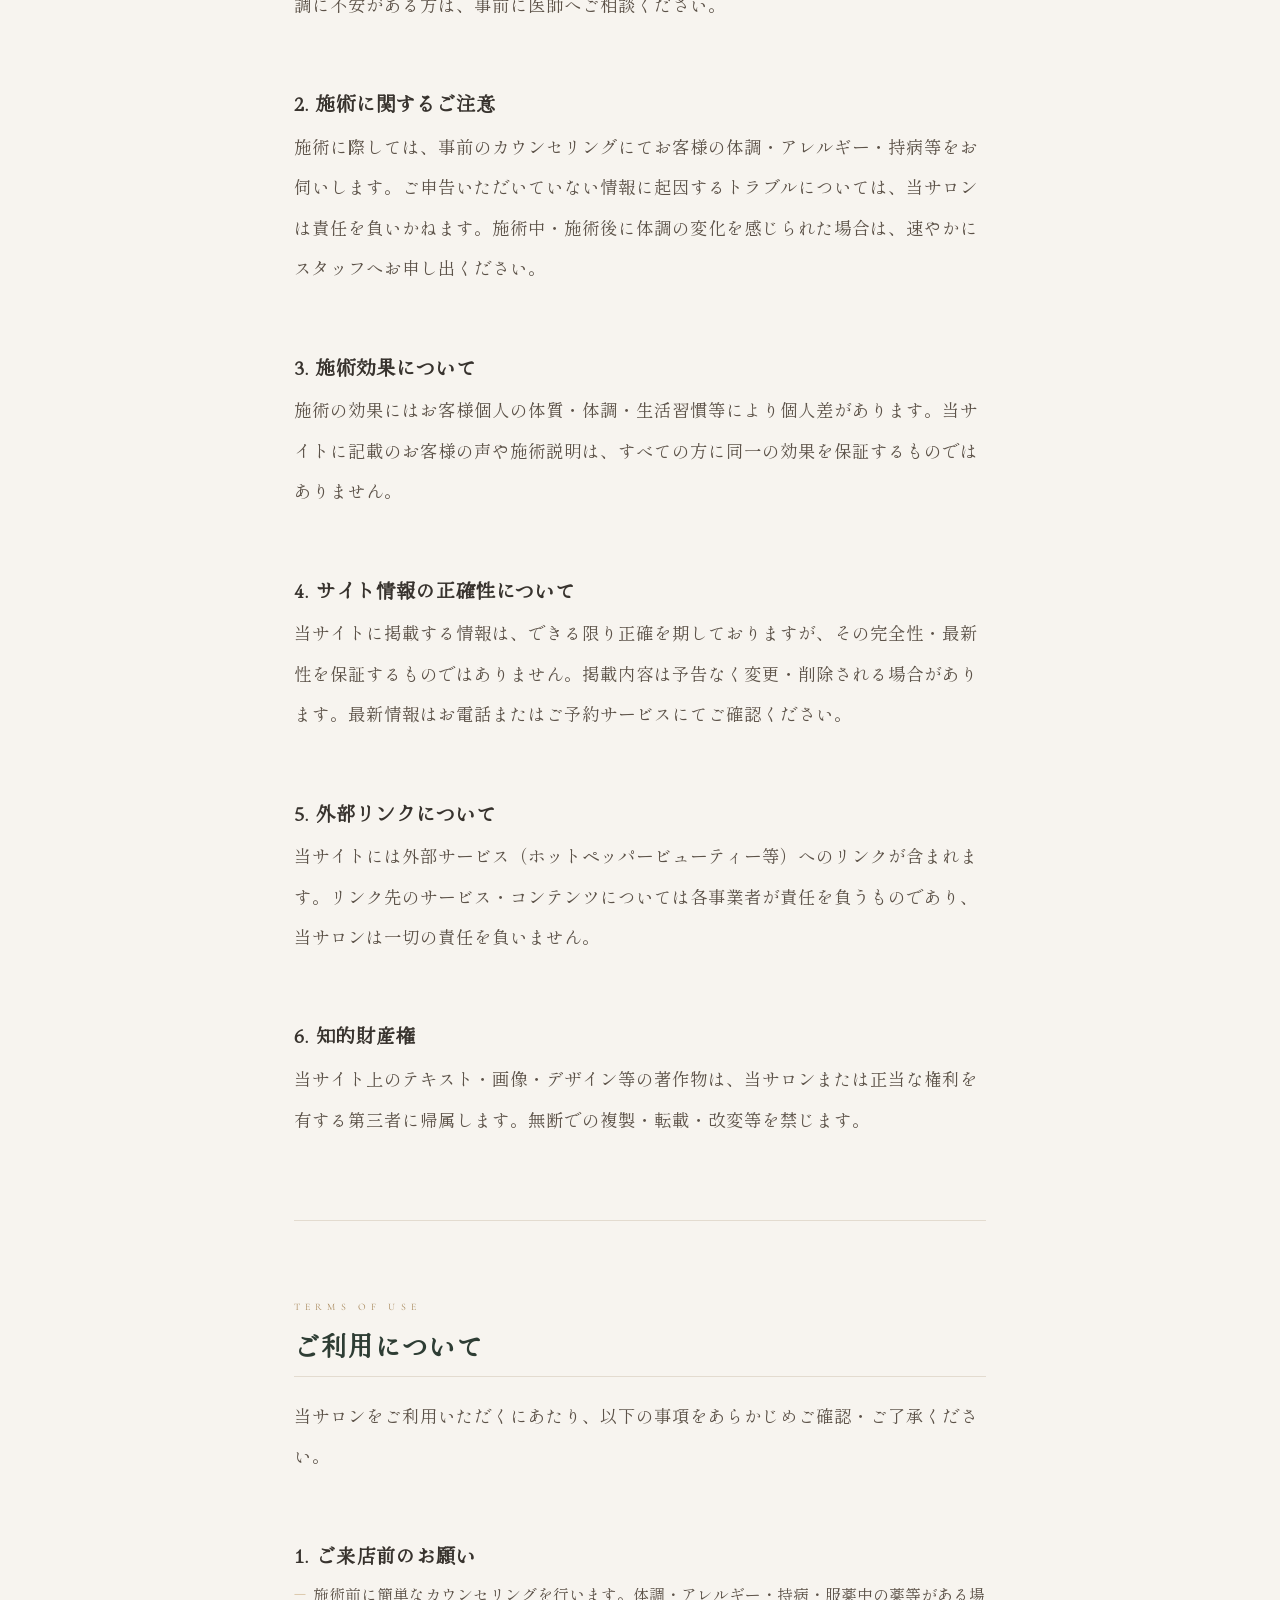
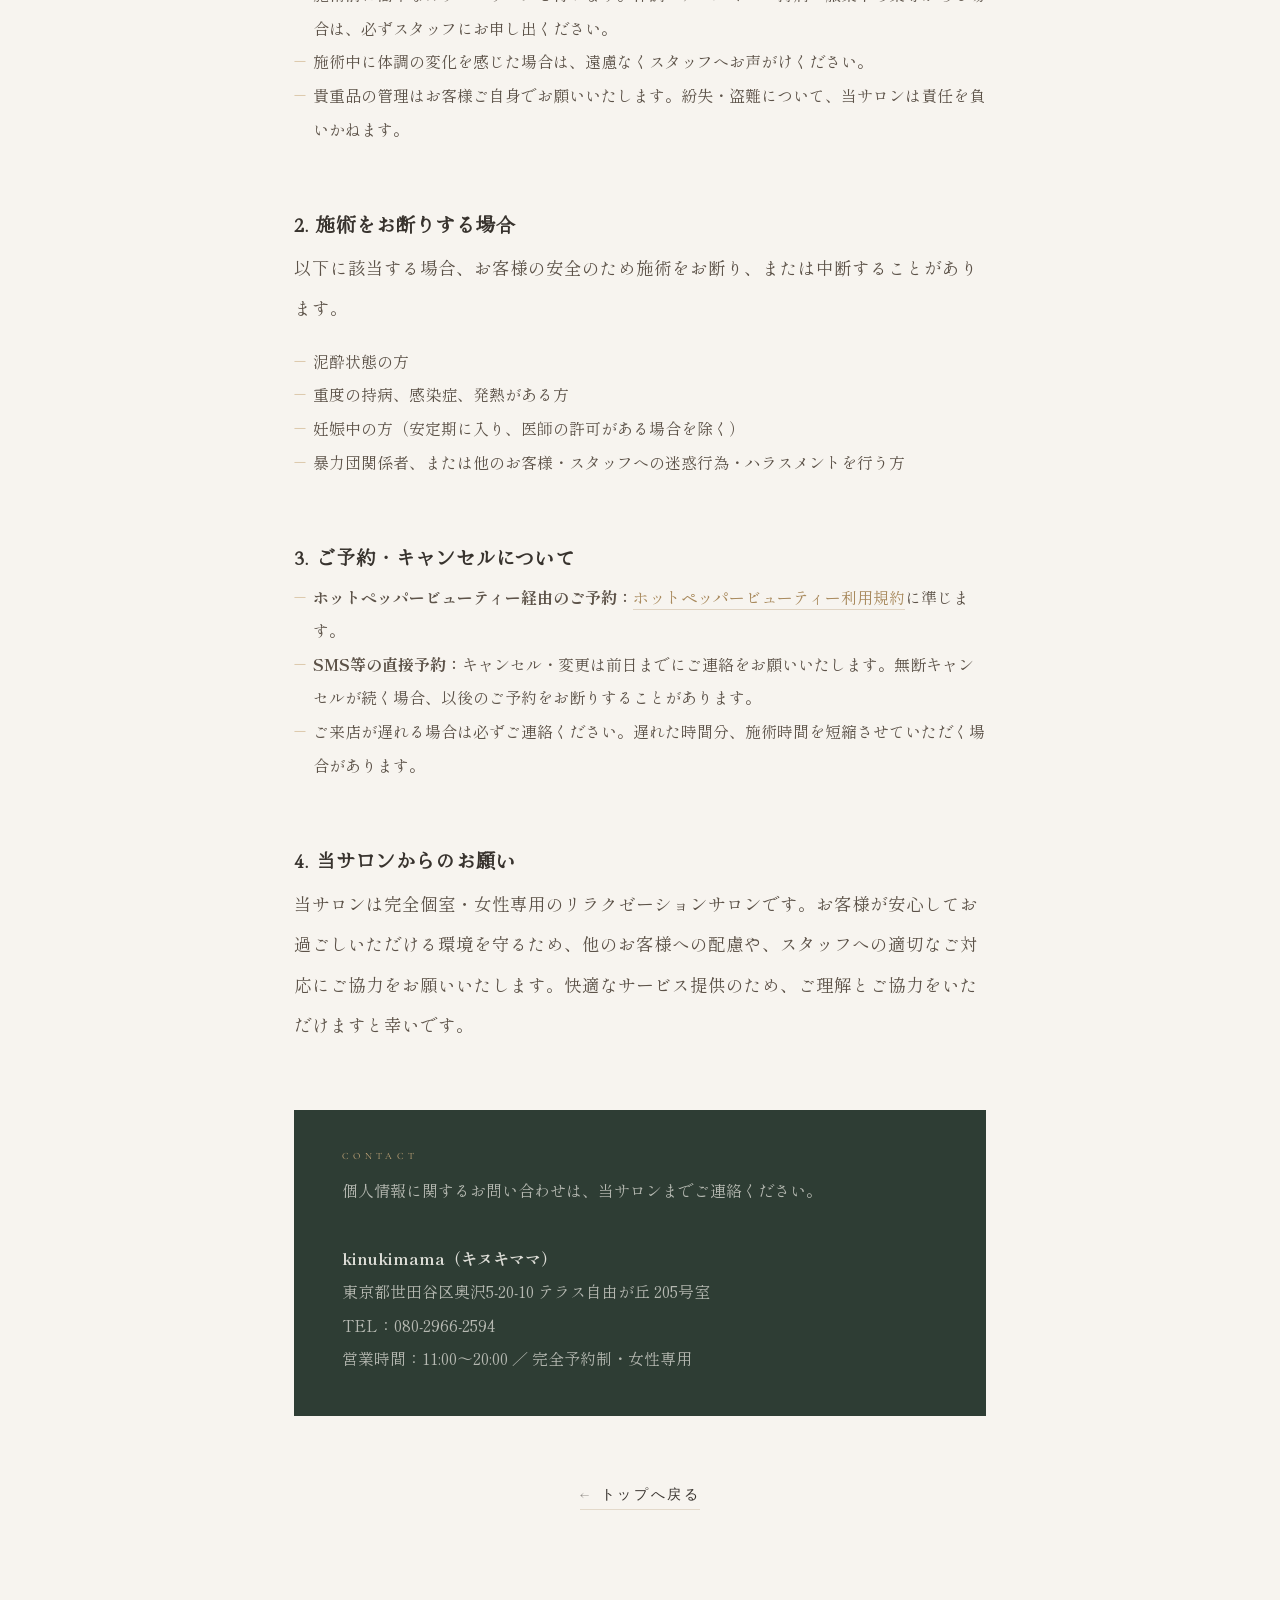
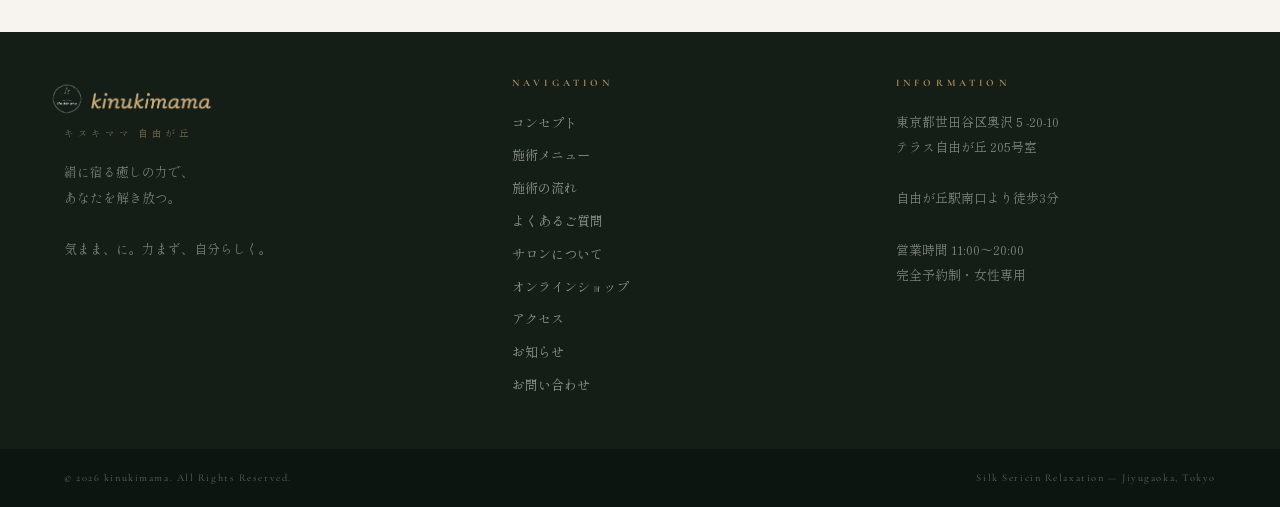
<file: privacy.html>
<!DOCTYPE html>
<html lang="ja">
<head>
<meta charset="UTF-8">
<meta name="viewport" content="width=device-width, initial-scale=1.0, viewport-fit=cover">
<meta name="theme-color" content="#2E3D34">
<meta name="description" content="kinukimama｜プライバシーポリシー・免責事項">
<title>プライバシーポリシー | kinukimama｜キヌキママ 自由が丘</title>
<link rel="icon" type="image/png" href="images/favicon.png">
<link rel="apple-touch-icon" href="images/favicon.png">
<link rel="canonical" href="https://kinukimama.com/privacy.html">
<link rel="preconnect" href="https://fonts.googleapis.com">
<link rel="preconnect" href="https://fonts.gstatic.com" crossorigin>
<link href="https://fonts.googleapis.com/css2?family=Cormorant+Garamond:ital,wght@0,300;0,400;0,600;1,300;1,400;1,600&family=Hina+Mincho&family=Shippori+Mincho+B1:wght@400;500&family=Cormorant:ital,wght@1,300;1,400&display=swap" rel="stylesheet">
<link rel="stylesheet" href="style.css">

  <!-- Google Analytics -->
  <script async src="https://www.googletagmanager.com/gtag/js?id=G-9M1DLZXFLX"></script>
  <script>
    window.dataLayer = window.dataLayer || [];
    function gtag(){dataLayer.push(arguments);}
    gtag('js', new Date());
    gtag('config', 'G-9M1DLZXFLX');
  </script>
</head>

<body class="is-subpage">
<!-- NAV -->
<nav id="nav">
  <a href="index.html?skip=1" class="logo">
    <span class="logo-img-wrap">
      <img class="logo-white" src="images/img_png_001.png" alt="kinukimama">
      <img class="logo-green" src="images/img_png_green.png" alt="kinukimama">
    </span>
    <span class="logo-text-wrap">
      <img class="logo-txt-white" src="images/logo_kk_white.png" alt="kinukimama">
      <img class="logo-txt-green" src="images/logo_kk_green.png" alt="kinukimama">
    </span>
  </a>
    <button class="burger" id="burger" aria-label="メニューを開く">
    <span></span><span></span><span></span>
  </button>
</nav>

<!-- Drawer -->
<div class="nav-drawer" id="navDrawer">
  <ul class="drawer-links">
    <li><a href="index.html?skip=1#concept"><span class="link-en">Concept</span><span class="link-ja">コンセプト</span></a></li>
    <li><a href="index.html?skip=1#menu"><span class="link-en">Menu</span><span class="link-ja">施術メニュー</span></a></li>
    <li><a href="index.html?skip=1#flow"><span class="link-en">Flow</span><span class="link-ja">施術の流れ</span></a></li>
    <li><a href="faq.html"><span class="link-en">FAQ</span><span class="link-ja">よくあるご質問</span></a></li>
    <li><a href="index.html?skip=1#about"><span class="link-en">About</span><span class="link-ja">サロンについて</span></a></li>
    <li><a href="shop.html"><span class="link-en">Kinumoyou</span><span class="link-ja">きぬもよふ</span></a></li>
    <li><a href="index.html?skip=1#access"><span class="link-en">Access</span><span class="link-ja">アクセス</span></a></li>
  </ul>
  <div class="drawer-cta-wrap">
    <a href="index.html?skip=1#contact" class="drawer-cta">
      <span class="cta-ja">ご予約はこちら</span>
      <span class="drawer-cta-circle">
        <span class="drawer-cta-circle-bar"></span>
      </span>
    </a>
  </div>
</div>
<div class="drawer-overlay" id="drawerOverlay"></div>

<!-- PAGE HERO -->
<div class="page-hero page-hero--privacy">
  <div class="ph-eyebrow">
    <div class="ph-line"></div>
    <span>Legal · Information</span>
  </div>
  <h1 class="ph-h1">プライバシーポリシー<br>免責事項</h1>
  <p class="ph-sub">Privacy Policy &amp; Disclaimer</p>
</div>

<!-- BREADCRUMB -->
<div class="breadcrumb" aria-label="パンくずリスト">
  <a href="index.html?skip=1">Home</a>
  <span class="sep">／</span>
  <span class="current">プライバシーポリシー・免責事項</span>
</div>

<!-- CONTENT -->
<div class="policy-wrap">

  <!-- META -->
  <div class="pol-meta">
    <div class="pol-meta-item">
      <span class="pol-meta-label">Established</span>
      <span class="pol-meta-val">2026年3月5日</span>
    </div>
    <div class="pol-meta-item">
      <span class="pol-meta-label">Last Updated</span>
      <span class="pol-meta-val">2026年3月5日</span>
    </div>
    <div class="pol-meta-item">
      <span class="pol-meta-label">Operator</span>
      <span class="pol-meta-val">kinukimama（キヌキママ）</span>
    </div>
  </div>

  <!-- ═══════════════ PRIVACY POLICY ═══════════════ -->

  <div class="pol-section">
    <span class="pol-label">Privacy Policy</span>
    <h2 class="pol-h2">プライバシーポリシー</h2>
    <p class="pol-p">kinukimama（以下「当サロン」）は、お客様の個人情報の保護を重要な責務と考え、以下のとおりプライバシーポリシーを定めます。当サイトをご利用される際は、本ポリシーに同意いただいたものとみなします。</p>
  </div>

  <div class="pol-section">
    <h3 class="pol-h3">1. 収集する個人情報</h3>
    <p class="pol-p">当サロンは、以下の場合に個人情報を取得することがあります。</p>
    <ul class="pol-list">
      <li>予約フォーム・お問い合わせフォームからのご連絡時（お名前、電話番号、メールアドレス等）</li>
      <li>ホットペッパービューティーなど外部予約サービスを通じたご予約時</li>
      <li>施術記録・カルテ作成時（体調・アレルギー等に関するご申告）</li>
    </ul>
  </div>

  <div class="pol-section">
    <h3 class="pol-h3">2. 個人情報の利用目的</h3>
    <p class="pol-p">取得した個人情報は、以下の目的にのみ利用します。</p>
    <ul class="pol-list">
      <li>ご予約の確認・変更・キャンセル対応</li>
      <li>施術に必要な健康状態・アレルギー等の確認</li>
      <li>お問い合わせへの返答</li>
      <li>当サロンからのご案内（ご同意いただいた場合のみ）</li>
    </ul>
  </div>

  <div class="pol-section">
    <h3 class="pol-h3">3. 第三者への提供</h3>
    <p class="pol-p">当サロンは、以下の場合を除き、お客様の個人情報を第三者に提供・開示しません。</p>
    <ul class="pol-list">
      <li>お客様ご本人の事前の同意がある場合</li>
      <li>法令に基づく開示が求められた場合</li>
      <li>生命・身体・財産の保護に必要であり、ご本人の同意を得ることが困難な場合</li>
    </ul>
  </div>

  <div class="pol-section">
    <h3 class="pol-h3">4. 個人情報の管理</h3>
    <p class="pol-p">取得した個人情報は、不正アクセス・紛失・漏洩等を防ぐため、適切な安全管理措置を講じます。また、利用目的に照らして必要のなくなった個人情報は、速やかに廃棄・削除します。</p>
  </div>

  <div class="pol-section">
    <h3 class="pol-h3">5. Cookieおよびアクセス解析</h3>
    <p class="pol-p">当サイトでは、サービス向上を目的として、Googleアナリティクス（Google Analytics 4）を利用しています。このツールはCookieを使用してデータを収集しますが、個人を特定する情報は含みません。収集されたデータはGoogleのプライバシーポリシーに基づいて管理されます。Cookieの設定はブラウザで無効にすることが可能です。</p>
  </div>

  <div class="pol-section">
    <h3 class="pol-h3">6. 個人情報の開示・訂正・削除</h3>
    <p class="pol-p">お客様ご本人から個人情報の開示・訂正・削除のご依頼があった場合は、ご本人確認のうえ、合理的な範囲内で速やかに対応いたします。</p>
  </div>

  <div class="pol-section">
    <h3 class="pol-h3">7. プライバシーポリシーの変更</h3>
    <p class="pol-p">本ポリシーは、法令の変更や当サロンの運営方針の見直しに応じて、予告なく変更する場合があります。変更後のポリシーは、当ページへの掲載をもって効力を生じるものとします。</p>
  </div>

  <!-- ══════════ DIVIDER ══════════ -->
  <hr class="section-divider">

  <!-- ═══════════════ DISCLAIMER ═══════════════ -->

  <div class="pol-section">
    <span class="pol-label">Disclaimer</span>
    <h2 class="pol-h2">免責事項</h2>
    <p class="pol-p">当サイトおよび当サロンのサービスのご利用にあたり、以下の事項をご確認ください。</p>
  </div>

  <div class="pol-section">
    <h3 class="pol-h3">1. サービスの提供内容について</h3>
    <p class="pol-p">当サロンのリラクゼーションサービスは、医療行為ではありません。疾病の診断・治療・予防を目的とするものでなく、医療的な効果を保証するものではありません。体調に不安がある方は、事前に医師へご相談ください。</p>
  </div>

  <div class="pol-section">
    <h3 class="pol-h3">2. 施術に関するご注意</h3>
    <p class="pol-p">施術に際しては、事前のカウンセリングにてお客様の体調・アレルギー・持病等をお伺いします。ご申告いただいていない情報に起因するトラブルについては、当サロンは責任を負いかねます。施術中・施術後に体調の変化を感じられた場合は、速やかにスタッフへお申し出ください。</p>
  </div>

  <div class="pol-section">
    <h3 class="pol-h3">3. 施術効果について</h3>
    <p class="pol-p">施術の効果にはお客様個人の体質・体調・生活習慣等により個人差があります。当サイトに記載のお客様の声や施術説明は、すべての方に同一の効果を保証するものではありません。</p>
  </div>

  <div class="pol-section">
    <h3 class="pol-h3">4. サイト情報の正確性について</h3>
    <p class="pol-p">当サイトに掲載する情報は、できる限り正確を期しておりますが、その完全性・最新性を保証するものではありません。掲載内容は予告なく変更・削除される場合があります。最新情報はお電話またはご予約サービスにてご確認ください。</p>
  </div>

  <div class="pol-section">
    <h3 class="pol-h3">5. 外部リンクについて</h3>
    <p class="pol-p">当サイトには外部サービス（ホットペッパービューティー等）へのリンクが含まれます。リンク先のサービス・コンテンツについては各事業者が責任を負うものであり、当サロンは一切の責任を負いません。</p>
  </div>

  <div class="pol-section">
    <h3 class="pol-h3">6. 知的財産権</h3>
    <p class="pol-p">当サイト上のテキスト・画像・デザイン等の著作物は、当サロンまたは正当な権利を有する第三者に帰属します。無断での複製・転載・改変等を禁じます。</p>
  </div>

  <!-- ══════════ DIVIDER 2 ══════════ -->
  <hr class="section-divider" style="--sec-char:'§'">

  <!-- ═══════════════ TERMS OF USE ═══════════════ -->

  <div class="pol-section">
    <span class="pol-label">Terms of Use</span>
    <h2 class="pol-h2">ご利用について</h2>
    <p class="pol-p">当サロンをご利用いただくにあたり、以下の事項をあらかじめご確認・ご了承ください。</p>
  </div>

  <div class="pol-section">
    <h3 class="pol-h3">1. ご来店前のお願い</h3>
    <ul class="pol-list">
      <li>施術前に簡単なカウンセリングを行います。体調・アレルギー・持病・服薬中の薬等がある場合は、必ずスタッフにお申し出ください。</li>
      <li>施術中に体調の変化を感じた場合は、遠慮なくスタッフへお声がけください。</li>
      <li>貴重品の管理はお客様ご自身でお願いいたします。紛失・盗難について、当サロンは責任を負いかねます。</li>
    </ul>
  </div>

  <div class="pol-section">
    <h3 class="pol-h3">2. 施術をお断りする場合</h3>
    <p class="pol-p">以下に該当する場合、お客様の安全のため施術をお断り、または中断することがあります。</p>
    <ul class="pol-list">
      <li>泥酔状態の方</li>
      <li>重度の持病、感染症、発熱がある方</li>
      <li>妊娠中の方（安定期に入り、医師の許可がある場合を除く）</li>
      <li>暴力団関係者、または他のお客様・スタッフへの迷惑行為・ハラスメントを行う方</li>
    </ul>
  </div>

  <div class="pol-section">
    <h3 class="pol-h3">3. ご予約・キャンセルについて</h3>
    <ul class="pol-list">
      <li><strong>ホットペッパービューティー経由のご予約：</strong><a href="https://cdn.p.recruit.co.jp/terms/hpb-t-1001/index.html" target="_blank" rel="noopener noreferrer" style="color:var(--gold);border-bottom:1px solid rgba(168,137,92,0.3);">ホットペッパービューティー利用規約</a>に準じます。</li>
      <li><strong>SMS等の直接予約：</strong>キャンセル・変更は前日までにご連絡をお願いいたします。無断キャンセルが続く場合、以後のご予約をお断りすることがあります。</li>
      <li>ご来店が遅れる場合は必ずご連絡ください。遅れた時間分、施術時間を短縮させていただく場合があります。</li>
    </ul>
  </div>

  <div class="pol-section">
    <h3 class="pol-h3">4. 当サロンからのお願い</h3>
    <p class="pol-p">当サロンは完全個室・女性専用のリラクゼーションサロンです。お客様が安心してお過ごしいただける環境を守るため、他のお客様への配慮や、スタッフへの適切なご対応にご協力をお願いいたします。快適なサービス提供のため、ご理解とご協力をいただけますと幸いです。</p>
  </div>

  <!-- CONTACT -->
  <div class="pol-contact">
    <span class="pol-contact-label">Contact</span>
    <p>個人情報に関するお問い合わせは、当サロンまでご連絡ください。<br><br>
    <strong>kinukimama（キヌキママ）</strong><br>
    東京都世田谷区奥沢5-20-10 テラス自由が丘 205号室<br>
    TEL：080-2966-2594<br>
    営業時間：11:00〜20:00 ／ 完全予約制・女性専用</p>
  </div>

  <!-- BACK -->
  <div class="back-wrap">
   <a href="index.html?skip=1" class="back-btn"><span class="back-btn-arrow">←</span>トップへ戻る</a>
  </div>

</div><!-- /policy-wrap -->

<!-- FOOTER -->
<footer>
  <div>
    <a href="index.html?skip=1" class="f-logo">
      <img src="images/img_png_001.png" alt="" style="width:44px;height:44px;object-fit:contain;">
      <img src="images/logo_kk_gold.png" alt="kinukimama" style="height:24px;width:auto;object-fit:contain;">
    </a>
    <span class="f-sub">キヌキママ 自由が丘</span>
    <p class="f-tag">絹に宿る癒しの力で、<br>あなたを解き放つ。<br><br>気まま、に。力まず、自分らしく。</p>
  </div>
  <div class="f-nav">
    <h4>Navigation</h4>
    <ul>
      <li><a href="index.html?skip=1#concept">コンセプト</a></li>
      <li><a href="index.html?skip=1#menu">施術メニュー</a></li>
      <li><a href="index.html?skip=1#flow">施術の流れ</a></li>
      <li><a href="faq.html">よくあるご質問</a></li>
      <li><a href="index.html?skip=1#about">サロンについて</a></li>
      <li><a href="shop.html">オンラインショップ</a></li>
      <li><a href="index.html?skip=1#access">アクセス</a></li>
      <li><a href="news.html">お知らせ</a></li>
      <li><a href="contact.html">お問い合わせ</a></li>
    </ul>
  </div>
  <div class="f-info">
    <h4>Information</h4>
    <p>東京都世田谷区奥沢５-20-10<br>テラス自由が丘 205号室<br><br>自由が丘駅南口より徒歩3分<br><br>営業時間 11:00〜20:00<br>完全予約制・女性専用</p>
  </div>
</footer>
<div class="footer-btm">
  <span>© 2026 kinukimama. All Rights Reserved.</span>
  <span>Silk Sericin Relaxation — Jiyugaoka, Tokyo</span>
</div>

<script src="script.js"></script>
</body>
</html>
</file>
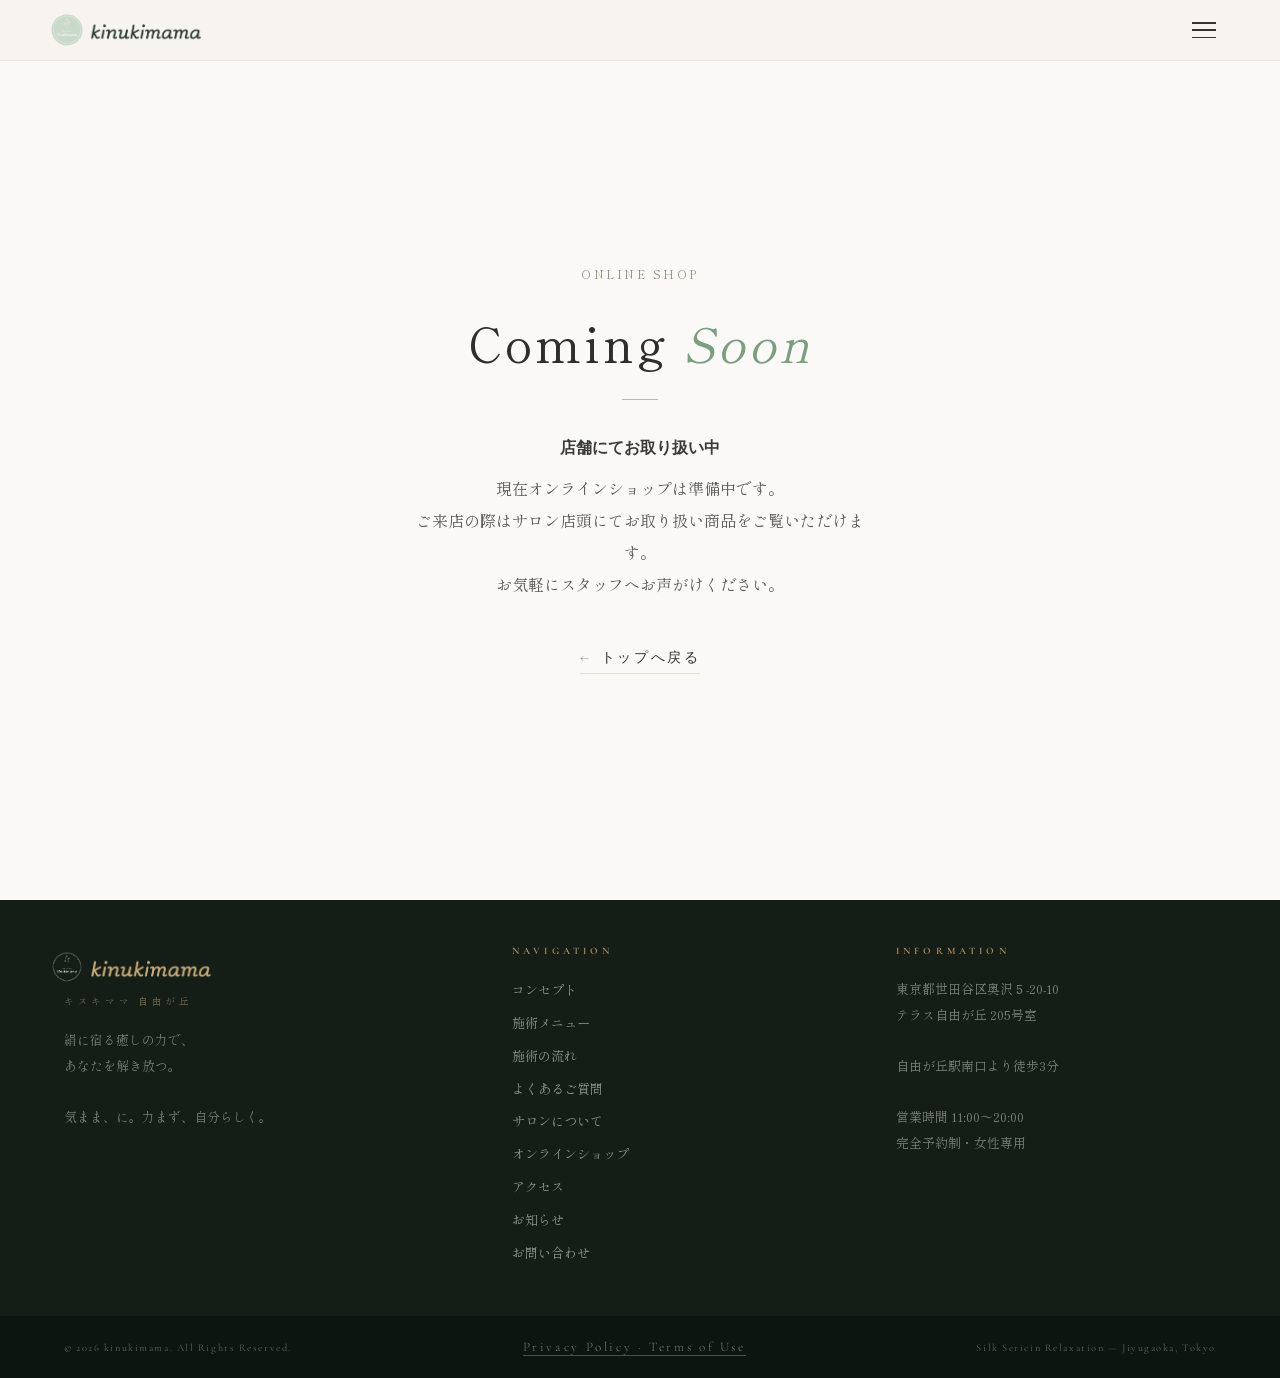
<file: shop.html>
<!DOCTYPE html>
<html lang="ja">
<head>
  <meta charset="UTF-8">
  <meta name="viewport" content="width=device-width, initial-scale=1.0, viewport-fit=cover">
  <meta name="theme-color" content="#2E3D34">
  <title>Shop | kinukimama</title>
  <link rel="icon" type="image/png" href="images/favicon.png">
  <link rel="canonical" href="https://kinukimama.com/shop.html">
  <link rel="preconnect" href="https://fonts.googleapis.com">
  <link rel="preconnect" href="https://fonts.gstatic.com" crossorigin>
  <link href="https://fonts.googleapis.com/css2?family=Cormorant+Garamond:ital,wght@0,300;0,400;0,600;1,300;1,400;1,600&family=Hina+Mincho&family=Shippori+Mincho+B1:wght@400;500&family=Cormorant:ital,wght@1,300;1,400&display=swap" rel="stylesheet">
  <link rel="stylesheet" href="style.css">

  <!-- Google Analytics -->
  <script async src="https://www.googletagmanager.com/gtag/js?id=G-9M1DLZXFLX"></script>
  <script>
    window.dataLayer = window.dataLayer || [];
    function gtag(){dataLayer.push(arguments);}
    gtag('js', new Date());
    gtag('config', 'G-9M1DLZXFLX');
  </script>
  
  <style>
    .shop-main {
      min-height: 100svh;
      display: flex;
      flex-direction: column;
      align-items: center;
      justify-content: center;
      text-align: center;
      padding: 140px 24px 100px;
      background-color: #faf9f7;
    }
    .shop-label {
      font-size: 0.72rem;
      letter-spacing: 0.22em;
      text-transform: uppercase;
      color: #9b8e7e;
      margin-bottom: 1.8rem;
    }
    .shop-title {
      font-size: clamp(2rem, 6vw, 3rem);
      font-weight: 300;
      letter-spacing: 0.06em;
      color: #2e2e2e;
      line-height: 1.3;
      margin-bottom: 1.6rem;
    }
    .shop-title em {
      font-style: italic;
      color: #7a9e7e;
    }
    .shop-divider {
      width: 36px;
      height: 1px;
      background: #c4b9aa;
      margin: 0 auto 2rem;
    }
    .shop-notice {
      max-width: 460px;
      font-size: 1rem;
      line-height: 2;
      color: #5a5a5a;
      margin-bottom: 3rem;
    }
    .shop-notice strong {
      display: block;
      color: #3a3a3a;
      font-weight: 600;
      margin-bottom: 0.5rem;
    }
  </style>
</head>

<body class="is-subpage">
<!-- NAV -->
<nav id="nav">
  <a href="index.html?skip=1" class="logo">
    <span class="logo-img-wrap">
      <img class="logo-white" src="images/img_png_001.png" alt="kinukimama">
      <img class="logo-green" src="images/img_png_green.png" alt="kinukimama">
    </span>
    <span class="logo-text-wrap">
      <img class="logo-txt-white" src="images/logo_kk_white.png" alt="kinukimama">
      <img class="logo-txt-green" src="images/logo_kk_green.png" alt="kinukimama">
    </span>
  </a>
    <button class="burger" id="burger" aria-label="メニューを開く">
    <span></span><span></span><span></span>
  </button>
</nav>

<!-- Drawer -->
<div class="nav-drawer" id="navDrawer">
  <ul class="drawer-links">
    <li><a href="index.html?skip=1#concept"><span class="link-en">Concept</span><span class="link-ja">コンセプト</span></a></li>
    <li><a href="index.html?skip=1#menu"><span class="link-en">Menu</span><span class="link-ja">施術メニュー</span></a></li>
    <li><a href="index.html?skip=1#flow"><span class="link-en">Flow</span><span class="link-ja">施術の流れ</span></a></li>
    <li><a href="faq.html"><span class="link-en">FAQ</span><span class="link-ja">よくあるご質問</span></a></li>
    <li><a href="index.html?skip=1#about"><span class="link-en">About</span><span class="link-ja">サロンについて</span></a></li>
    <li><a href="shop.html"><span class="link-en">Kinumoyou</span><span class="link-ja">きぬもよふ</span></a></li>
    <li><a href="index.html?skip=1#access"><span class="link-en">Access</span><span class="link-ja">アクセス</span></a></li>
  </ul>
  <div class="drawer-cta-wrap">
    <a href="index.html?skip=1#contact" class="drawer-cta">
      <span class="cta-ja">ご予約はこちら</span>
      <span class="drawer-cta-circle">
        <span class="drawer-cta-circle-bar"></span>
      </span>
    </a>
  </div>
</div>
<div class="drawer-overlay" id="drawerOverlay"></div>

<!-- MAIN -->
<main>
  <section class="shop-main">
    <p class="shop-label">Online Shop</p>
    <h1 class="shop-title">Coming <em>Soon</em></h1>
    <div class="shop-divider"></div>
    <div class="shop-notice">
      <strong>店舗にてお取り扱い中</strong>
      現在オンラインショップは準備中です。<br>
      ご来店の際はサロン店頭にてお取り扱い商品をご覧いただけます。<br>
      お気軽にスタッフへお声がけください。
    </div>
    <a href="index.html?skip=1" class="back-btn"><span class="back-btn-arrow">←</span>トップへ戻る</a>
  </section>
</main>

<!-- FOOTER -->
<footer>
  <div>
    <a href="index.html?skip=1" class="f-logo">
      <img src="images/img_png_001.png" alt="" style="width:44px;height:44px;object-fit:contain;">
      <img src="images/logo_kk_gold.png" alt="kinukimama" style="height:24px;width:auto;object-fit:contain;">
    </a>
    <span class="f-sub">キヌキママ 自由が丘</span>
    <p class="f-tag">絹に宿る癒しの力で、<br>あなたを解き放つ。<br><br>気まま、に。力まず、自分らしく。</p>
  </div>
  <div class="f-nav">
    <h4>Navigation</h4>
    <ul>
      <li><a href="index.html?skip=1#concept">コンセプト</a></li>
      <li><a href="index.html?skip=1#menu">施術メニュー</a></li>
      <li><a href="index.html?skip=1#flow">施術の流れ</a></li>
      <li><a href="faq.html">よくあるご質問</a></li>
      <li><a href="index.html?skip=1#about">サロンについて</a></li>
      <li><a href="shop.html">オンラインショップ</a></li>
      <li><a href="index.html?skip=1#access">アクセス</a></li>
      <li><a href="news.html">お知らせ</a></li>
      <li><a href="contact.html">お問い合わせ</a></li>
    </ul>
  </div>
  <div class="f-info">
    <h4>Information</h4>
    <p>東京都世田谷区奥沢５-20-10<br>テラス自由が丘 205号室<br><br>自由が丘駅南口より徒歩3分<br><br>営業時間 11:00〜20:00<br>完全予約制・女性専用</p>
  </div>
</footer>
<div class="footer-btm">
  <span>© 2026 kinukimama. All Rights Reserved.</span>
  <a href="privacy.html" class="footer-legal">Privacy Policy · Terms of Use</a>
  <span>Silk Sericin Relaxation — Jiyugaoka, Tokyo</span>
</div>

<script src="script.js"></script>
</body>
</html>
</file>
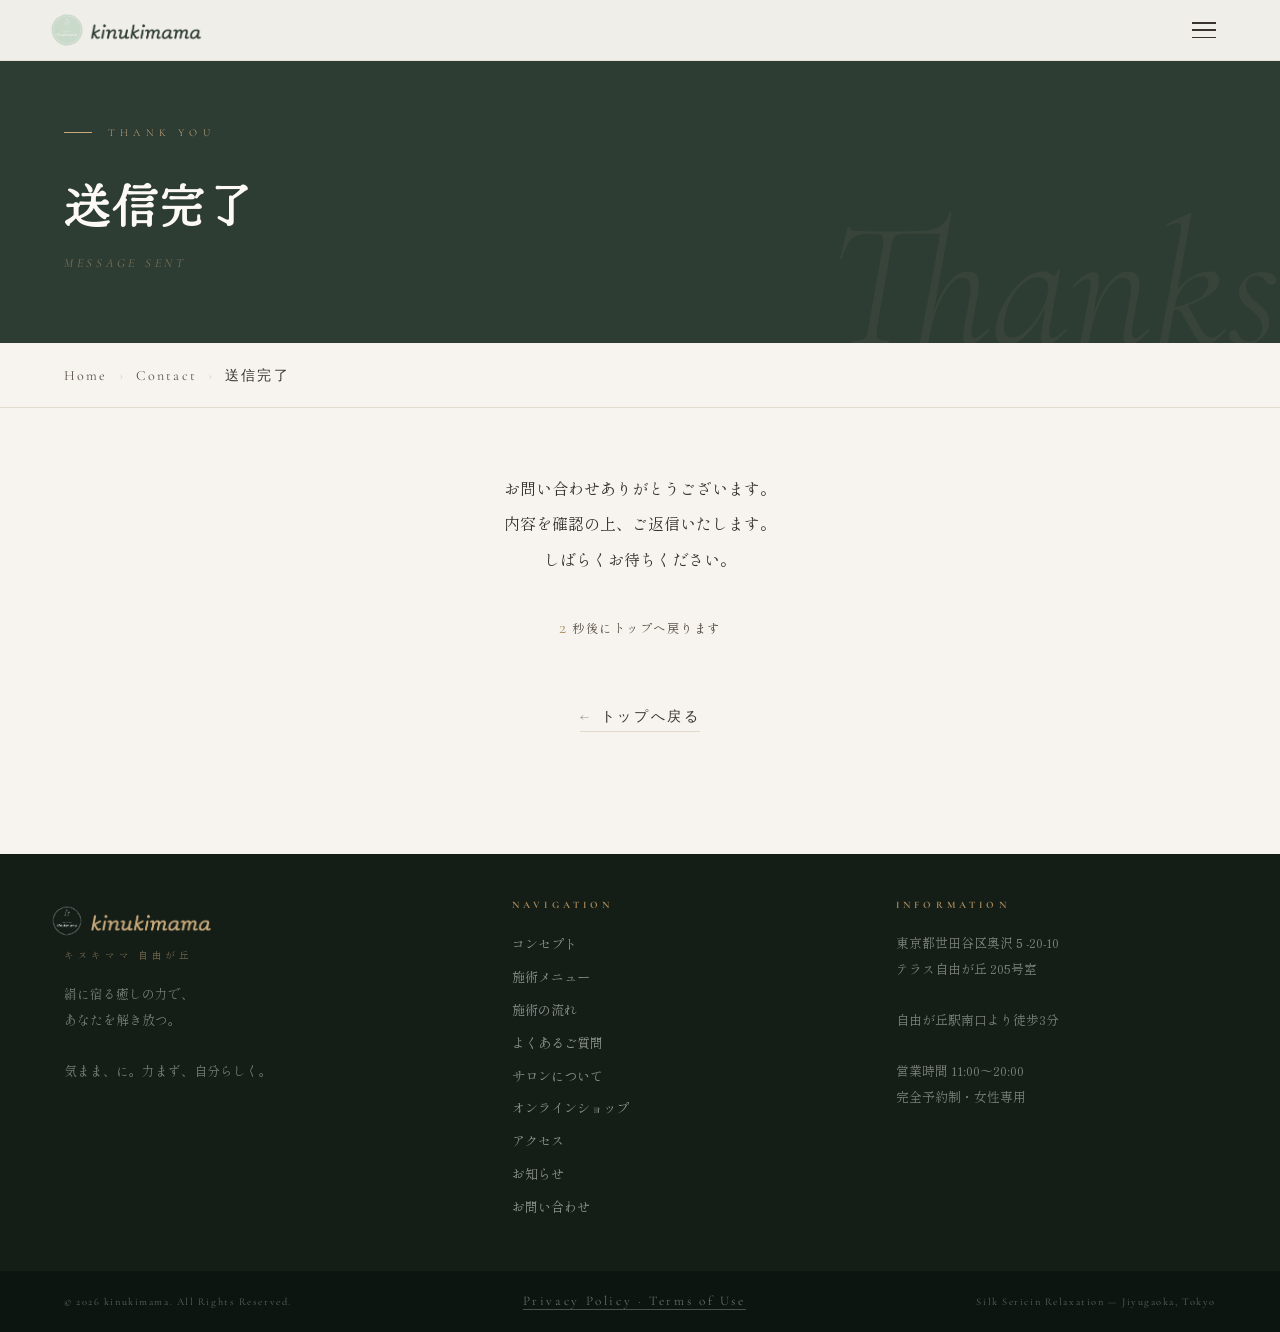
<file: thanks.html>
<!DOCTYPE html>
<html lang="ja">
<head>
  <meta charset="UTF-8">
  <meta name="viewport" content="width=device-width, initial-scale=1.0, viewport-fit=cover">
  <meta name="theme-color" content="#2E3D34">
  <title>送信完了 | kinukimama</title>
  <link rel="icon" type="image/png" href="images/favicon.png">
  <link rel="canonical" href="https://kinukimama.com/thanks.html">
  <link rel="preconnect" href="https://fonts.googleapis.com">
  <link rel="preconnect" href="https://fonts.gstatic.com" crossorigin>
  <link href="https://fonts.googleapis.com/css2?family=Cormorant+Garamond:ital,wght@0,300;0,400;0,600;1,300;1,400;1,600&family=Hina+Mincho&family=Shippori+Mincho+B1:wght@400;500&family=Cormorant:ital,wght@1,300;1,400&display=swap" rel="stylesheet">
  <link rel="stylesheet" href="style.css">
  
  <!-- Google Analytics -->
  <script async src="https://www.googletagmanager.com/gtag/js?id=G-9M1DLZXFLX"></script>
  <script>
    window.dataLayer = window.dataLayer || [];
    function gtag(){dataLayer.push(arguments);}
    gtag('js', new Date());
    gtag('config', 'G-9M1DLZXFLX');
  </script>
</head>

<body class="is-subpage">

<!-- NAV -->
<nav id="nav">
  <a href="index.html?skip=1" class="logo">
    <span class="logo-img-wrap">
      <img class="logo-white" src="images/img_png_001.png" alt="kinukimama">
      <img class="logo-green" src="images/img_png_green.png" alt="kinukimama">
    </span>
    <span class="logo-text-wrap">
      <img class="logo-txt-white" src="images/logo_kk_white.png" alt="kinukimama">
      <img class="logo-txt-green" src="images/logo_kk_green.png" alt="kinukimama">
    </span>
  </a>
    <button class="burger" id="burger" aria-label="メニューを開く">
    <span></span><span></span><span></span>
  </button>
</nav>

<!-- Drawer -->
<div class="nav-drawer" id="navDrawer">
  <ul class="drawer-links">
    <li><a href="index.html?skip=1#concept"><span class="link-en">Concept</span><span class="link-ja">コンセプト</span></a></li>
    <li><a href="index.html?skip=1#menu"><span class="link-en">Menu</span><span class="link-ja">施術メニュー</span></a></li>
    <li><a href="index.html?skip=1#flow"><span class="link-en">Flow</span><span class="link-ja">施術の流れ</span></a></li>
    <li><a href="faq.html"><span class="link-en">FAQ</span><span class="link-ja">よくあるご質問</span></a></li>
    <li><a href="index.html?skip=1#about"><span class="link-en">About</span><span class="link-ja">サロンについて</span></a></li>
    <li><a href="shop.html"><span class="link-en">Kinumoyou</span><span class="link-ja">きぬもよふ</span></a></li>
    <li><a href="index.html?skip=1#access"><span class="link-en">Access</span><span class="link-ja">アクセス</span></a></li>
  </ul>
  <div class="drawer-cta-wrap">
    <a href="index.html?skip=1#contact" class="drawer-cta">
      <span class="cta-ja">ご予約はこちら</span>
      <span class="drawer-cta-circle">
        <span class="drawer-cta-circle-bar"></span>
      </span>
    </a>
  </div>
</div>
<div class="drawer-overlay" id="drawerOverlay"></div>

<!-- PAGE HERO -->
<div class="page-hero page-hero--thanks">
  <div class="ph-eyebrow">
    <div class="ph-line"></div>
    <span>Thank You</span>
  </div>
  <h1 class="ph-h1">送信完了</h1>
  <p class="ph-sub">Message Sent</p>
</div>

<!-- BREADCRUMB -->
<div class="breadcrumb">
  <a href="index.html?skip=1">Home</a>
  <span class="sep">›</span>
  <a href="contact.html">Contact</a>
  <span class="sep">›</span>
  <span class="current">送信完了</span>
</div>

<!-- CONTENT -->
<main>
  <div class="cf-wrap thanks-wrap">
    <p class="thanks-msg">お問い合わせありがとうございます。<br>内容を確認の上、ご返信いたします。<br>しばらくお待ちください。</p>
    <p class="thanks-count"><span id="thanks-sec">5</span> 秒後にトップへ戻ります</p>
    <div class="back-wrap">
      <a href="index.html?skip=1" class="back-btn"><span class="back-btn-arrow">←</span>トップへ戻る</a>
    </div>
  </div>
</main>

<!-- FOOTER -->
<footer>
  <div>
    <a href="index.html?skip=1" class="f-logo">
      <img src="images/img_png_001.png" alt="" style="width:44px;height:44px;object-fit:contain;">
      <img src="images/logo_kk_gold.png" alt="kinukimama" style="height:24px;width:auto;object-fit:contain;">
    </a>
    <span class="f-sub">キヌキママ 自由が丘</span>
    <p class="f-tag">絹に宿る癒しの力で、<br>あなたを解き放つ。<br><br>気まま、に。力まず、自分らしく。</p>
  </div>
  <div class="f-nav">
    <h4>Navigation</h4>
    <ul>
      <li><a href="index.html?skip=1#concept">コンセプト</a></li>
      <li><a href="index.html?skip=1#menu">施術メニュー</a></li>
      <li><a href="index.html?skip=1#flow">施術の流れ</a></li>
      <li><a href="faq.html">よくあるご質問</a></li>
      <li><a href="index.html?skip=1#about">サロンについて</a></li>
      <li><a href="shop.html">オンラインショップ</a></li>
      <li><a href="index.html?skip=1#access">アクセス</a></li>
      <li><a href="news.html">お知らせ</a></li>
      <li><a href="contact.html">お問い合わせ</a></li>
    </ul>
  </div>
  <div class="f-info">
    <h4>Information</h4>
    <p>東京都世田谷区奥沢５-20-10<br>テラス自由が丘 205号室<br><br>自由が丘駅南口より徒歩3分<br><br>営業時間 11:00〜20:00<br>完全予約制・女性専用</p>
  </div>
</footer>
<div class="footer-btm">
  <span>© 2026 kinukimama. All Rights Reserved.</span>
  <a href="privacy.html" class="footer-legal">Privacy Policy · Terms of Use</a>
  <span>Silk Sericin Relaxation — Jiyugaoka, Tokyo</span>
</div>

<script src="script.js"></script>
</body>
</html>
</file>
<file: style.css>
/* ── TOKENS ── */
:root {
  --bg:       #F7F4EF;
  --bg-warm:  #EDE8DF;
  --bg-deep:  #E3DBCF;
  --ink:      #1C1B18;
  --ink-mid:  #38332E;
  --ink-soft: #5C5248;
  --gold:     #A8895C;
  --gold-lt:  #C9AA7C;
  --sage:     #2E3D34;
  --sage-mid: #445C4E;
  --white:    #FDFAF5;
}

/* ── RESET ── */
*,*::before,*::after{margin:0;padding:0;box-sizing:border-box;}
html{scroll-behavior:smooth;font-size:16px;background:var(--ink);}
body{font-family:'Shippori Mincho B1',serif;background:var(--bg);color:var(--ink);overflow-x:hidden;-webkit-font-smoothing:antialiased;font-weight:400;}
img{display:block;width:100%;height:100%;object-fit:cover;}
a{text-decoration:none;}

/* ── LOADER ── */
.loader{position:fixed;inset:0;z-index:9999;background:var(--sage);display:flex;flex-direction:column;align-items:center;justify-content:center;gap:2rem;transition:opacity 1.1s ease 0.6s,visibility 1.1s ease 0.6s;}
.loader.gone{opacity:0;visibility:hidden;}
.skip-loader .loader{display:none;}
.loader-logo{width:clamp(168px,26.4vmin,240px);height:clamp(168px,26.4vmin,240px);opacity:0;animation:loaderIn 1s ease 0.1s forwards;}
.loader-sub{font-family:'Cormorant Garamond',serif;font-style:italic;font-size:0.72rem;letter-spacing:0.5em;color:rgba(201,170,124,0.45);text-transform:uppercase;opacity:0;animation:loaderIn 1s ease 0.5s forwards;}
@keyframes loaderIn{from{opacity:0;transform:translateY(10px)}to{opacity:1;transform:translateY(0)}}

/* ── NAV ── */
nav{position:fixed;top:0;left:0;right:0;z-index:260;padding:calc(env(safe-area-inset-top) + 0.5rem) 5vw 0.5rem;display:flex;align-items:center;justify-content:space-between;transition:background 0.5s,padding 0.4s;}
nav.on{background:rgba(247,244,239,0.97);backdrop-filter:blur(8px);padding:calc(env(safe-area-inset-top) + 0.5rem) 5vw 0.5rem;border-bottom:1px solid rgba(168,137,92,0.15);}
.logo{display:flex;align-items:center;margin-left:-19px;transition:opacity 0.4s;}
nav.on .logo{color:var(--sage);}
.logo-img-wrap{position:relative;width:44px;height:44px;flex-shrink:0;}
.logo-img-wrap img{position:absolute;inset:0;width:44px;height:44px;object-fit:contain;transition:opacity 0.4s;}
.logo-text-wrap{position:relative;height:22px;flex-shrink:0;}
.logo-text-wrap img{position:absolute;top:0;left:0;height:22px;width:auto;object-fit:contain;transition:opacity 0.4s;}
.logo-white{opacity:1;}
.logo-green{opacity:0;}
nav.on .logo-white{opacity:0;}
nav.on .logo-green{opacity:1;}
.logo-txt-white{opacity:1;}
.logo-txt-green{opacity:0;}
nav.on .logo-txt-white{opacity:0;}
nav.on .logo-txt-green{opacity:1;}
.f-logo{display:flex;align-items:center;margin-left:-19px;}.f-logo img{width:44px;height:44px;object-fit:contain;}
.burger{display:flex;flex-direction:column;justify-content:space-between;width:24px;height:16px;background:none;border:none;cursor:pointer;padding:0;z-index:300;}
.burger span{display:block;width:100%;height:1.5px;background:rgba(253,250,245,0.9);transition:transform 0.35s,opacity 0.35s;}
nav.on .burger span{background:var(--ink-mid);}
.burger.open span{background:var(--ink-mid);}
.burger.open span:nth-child(1){transform:translateY(7.25px) rotate(45deg);}
.burger.open span:nth-child(2){opacity:0;}
.burger.open span:nth-child(3){transform:translateY(-7.25px) rotate(-45deg);}
.nav-drawer{display:flex;position:fixed;top:0;right:-370px;width:350px;height:100vh;height:100svh;background:#fff;z-index:255;padding:5rem 2.5rem 3rem;flex-direction:column;gap:0;transition:right 0.38s cubic-bezier(0.4,0,0.2,1);overflow-y:auto;}
.nav-drawer.open{right:0;}
.drawer-links{list-style:none;display:flex;flex-direction:column;margin-top:2.2rem;gap:0;margin-bottom:1.5rem;}
.drawer-links li{border-bottom:1px solid rgba(168,137,92,0.12);}
.drawer-links li:first-child{border-top:1px solid rgba(168,137,92,0.12);}
.drawer-links a{display:block;padding:1.1rem 0.2rem;transition:color 0.3s;}
.drawer-links a:hover .link-en{color:var(--gold);}
.link-en{display:block;font-family:'Cormorant Garamond',serif;font-size:1.1rem;font-weight:400;letter-spacing:0.22em;text-transform:uppercase;color:var(--ink-mid);transition:color 0.3s;}
.link-ja{display:block;font-family:'Shippori Mincho B1',serif;font-size:0.8rem;letter-spacing:0.12em;color:var(--ink-soft);margin-top:0.25rem;}
.drawer-cta-wrap{display:flex;justify-content:center;}
.drawer-cta{display:flex;flex-direction:column;align-items:center;gap:0.9rem;}
.cta-ja{font-family:'Shippori Mincho B1',serif;font-size:1rem;letter-spacing:0.22em;color:var(--ink-mid);transition:color 0.3s;}
.drawer-cta:hover .cta-ja,.drawer-cta.is-active .cta-ja{color:var(--gold);}
.drawer-cta-circle{position:relative;width:52px;height:52px;display:flex;align-items:center;justify-content:center;border:1px solid var(--gold);border-radius:50%;overflow:hidden;transition:background 0.35s;}
.drawer-cta:hover .drawer-cta-circle,.drawer-cta.is-active .drawer-cta-circle{background:var(--gold);}
.drawer-cta-circle-bar{position:absolute;top:calc(50% - 1px);left:calc(50% - 9px);width:13px;height:2px;display:inline-block;background:var(--gold);transition:background 0.35s;}
.drawer-cta-circle-bar::before{content:'';position:absolute;top:calc(50% - 5px);right:-6px;width:8px;height:8px;border-top:2px solid var(--gold);border-right:2px solid var(--gold);border-radius:0 3px 0 0;transform:rotate(45deg);transition:border-color 0.35s;}
.drawer-cta:hover .drawer-cta-circle-bar,.drawer-cta.cta-animate .drawer-cta-circle-bar{background:var(--white);animation:arrow-loop-cta 0.6s ease-in-out forwards;}
.drawer-cta.is-active .drawer-cta-circle-bar{background:var(--white);}
.drawer-cta:hover .drawer-cta-circle-bar::before,.drawer-cta.cta-animate .drawer-cta-circle-bar::before,.drawer-cta.is-active .drawer-cta-circle-bar::before{border-color:var(--white);}
@keyframes arrow-loop-cta{0%{transform:translateX(0);opacity:1;}40%{transform:translateX(110%);opacity:0;}41%{transform:translateX(-110%);opacity:0;}100%{transform:translateX(0);opacity:1;}}
.drawer-overlay{display:block;position:fixed;inset:0;background:rgba(0,0,0,0.35);z-index:245;opacity:0;pointer-events:none;transition:opacity 0.38s;}
.drawer-overlay.open{opacity:1;pointer-events:auto;}
@media(max-height:700px){
  .drawer-links{margin-top:1.2rem;margin-bottom:1rem;}
  .drawer-links a{padding:0.6rem 0.2rem;}
  .nav-drawer{padding-bottom:1.5rem;}
}

/* ── HERO ── */
.hero{height:100vh;min-height:700px;position:relative;overflow:hidden;}
/* SLIDESHOW */
.hero-slides{position:absolute;inset:0;}
.hero-slide{position:absolute;inset:0;opacity:0;transition:opacity 1.6s ease;}
.hero-slide.active{opacity:1;}
.hero-slide img{width:100%;height:100%;object-fit:cover;transform:scale(1.06);transition:transform 8s ease;}
.hero-slide.active img{transform:scale(1);}
.hero-slide-label{position:absolute;left:5vw;bottom:4.5rem;font-family:'Cormorant Garamond',serif;font-style:italic;font-size:0.62rem;letter-spacing:0.42em;color:rgba(253,250,245,0.35);text-transform:uppercase;opacity:0;transform:translateY(6px);transition:opacity 0.8s ease 0.8s,transform 0.8s ease 0.8s;}
.hero-slide.active .hero-slide-label{opacity:1;transform:translateY(0);}
.hero-dots{position:absolute;right:5vw;top:50%;transform:translateY(-50%);display:flex;flex-direction:column;gap:0.9rem;z-index:10;}
.hero-dot{width:1px;height:28px;background:rgba(253,250,245,0.22);cursor:pointer;transition:background 0.4s,height 0.4s;position:relative;}
.hero-dot.active{background:var(--gold-lt);height:46px;}
.hero-dot::after{content:'';position:absolute;inset:-10px;}
.hero-veil{position:absolute;inset:0;background:linear-gradient(to right, rgba(28,27,24,0.55) 0%, rgba(28,27,24,0.18) 55%, rgba(28,27,24,0.38) 100%);}
.hero-body{position:absolute;inset:0;display:grid;grid-template-columns:1fr 1fr;padding:0 5vw;align-items:flex-end;padding-bottom:9vmin;}
.hero-left{opacity:0;transform:translateY(22px);animation:up 1s ease forwards 1.5s;}
@keyframes up{to{opacity:1;transform:none}}
.h-eyebrow{display:flex;align-items:center;gap:1rem;margin-bottom:2rem;}
.h-line{width:28px;height:1px;background:var(--gold-lt);}
.h-eyebrow span{font-family:'Cormorant Garamond',serif;font-size:0.65rem;letter-spacing:0.5em;text-transform:uppercase;color:var(--gold-lt);font-weight:300;}
.hero-h1{font-family:'Hina Mincho',serif;font-size:clamp(2.2rem,4vw,4.2rem);line-height:1.65;color:var(--white);letter-spacing:0.04em;margin-bottom:2rem;}
.hero-h1 em{font-style:normal;color:var(--gold-lt);}
.hero-p{font-size:1rem;line-height:2.2;color:rgba(253,250,245,0.65);max-width:450px;margin-bottom:2.5rem;}
.hero-link{display:inline-flex;align-items:center;gap:0.8rem;font-family:'Cormorant Garamond',serif;font-size:0.88rem;letter-spacing:0.2em;text-transform:uppercase;color:var(--white);position:relative;padding-bottom:0.4rem;transition:color 0.35s;}
.hero-link::before{content:'';position:absolute;bottom:0;left:0;width:100%;height:1px;background:rgba(253,250,245,0.25);}
.hero-link::after{content:'';position:absolute;bottom:0;left:0;width:100%;height:1px;background:var(--gold-lt);transform:scaleX(0);transform-origin:left center;transition:transform 0.5s cubic-bezier(0.4,0,0.2,1);}
.hero-link:hover{color:var(--gold-lt);}
.hero-link:hover::after{transform:scaleX(1);}
.hero-link-arrow{display:inline-block;transition:transform 0.35s cubic-bezier(0.4,0,0.2,1);opacity:0.6;}
.hero-link:hover .hero-link-arrow{transform:translateX(5px);opacity:1;}
.hero-right{display:flex;flex-direction:column;align-items:flex-end;justify-content:flex-end;gap:2rem;opacity:0;animation:up 1s ease forwards 1.9s;}
.hero-scroll-txt{font-family:'Cormorant Garamond',serif;font-size:0.58rem;letter-spacing:0.4em;color:rgba(253,250,245,0.35);text-transform:uppercase;writing-mode:vertical-rl;}
.hero-bar{width:1px;height:60px;background:linear-gradient(to bottom,var(--gold-lt),transparent);animation:barDrop 2s ease-in-out infinite;}
@keyframes barDrop{0%{transform:scaleY(0) translateY(-100%);opacity:1}50%{transform:scaleY(1) translateY(0);opacity:1}100%{transform:scaleY(0) translateY(100%);opacity:0}}

/* ── TAGLINE STRIP ── */
.tagline-strip{background:var(--sage);padding:2.2rem 5vw;display:flex;justify-content:space-between;align-items:center;}
.ts-text{font-family:'Cormorant Garamond',serif;font-style:italic;font-size:clamp(0.9rem,1.5vw,1.15rem);color:rgba(201,170,124,0.7);letter-spacing:0.08em;font-weight:300;}
.ts-rule{flex:1;height:1px;background:rgba(201,170,124,0.2);margin:0 3rem;}

/* ── SHARED ── */
.sec-label{font-family:'Cormorant Garamond',serif;font-size:0.62rem;letter-spacing:0.52em;text-transform:uppercase;color:var(--gold);display:block;text-align:center;}
.sec-h{font-family:'Hina Mincho',serif;font-size:clamp(1.5rem,2.5vw,2.4rem);line-height:1.75;letter-spacing:0.04em;text-align:center;}
.sec-rule{width:30px;height:1px;background:var(--gold);margin:1.8rem auto;}
.body-copy{font-size:1rem;line-height:2.3;color:var(--ink-soft);}
.reveal{opacity:0;transform:translateY(18px);transition:opacity 0.9s ease,transform 0.9s ease;}
.reveal.vis{opacity:1;transform:none;}

/* ── PHILOSOPHY BLOCKS — longleage-style offset ── */
.philosophy{padding:11vmin 5vw 5vmin;background:var(--white);}
.phil-header{max-width:760px;margin:0 auto 8vmin;text-align:center;}
.phil-header .sec-h{color:var(--sage);}
.phil-header .sec-rule{margin:1.8rem auto;}
.phil-blocks{display:flex;flex-direction:column;gap:0;}
.phil-block{display:grid;grid-template-columns:1fr 1fr;border-top:1px solid var(--bg-deep);}
.phil-block:last-child{border-bottom:1px solid var(--bg-deep);}
.pb-txt{padding:5.5rem 5vw;display:flex;flex-direction:column;justify-content:center;}
.pb-num{font-family:'Cormorant Garamond',serif;font-size:0.62rem;letter-spacing:0.52em;text-transform:uppercase;color:var(--gold);margin-bottom:0.8rem;}
.pb-title{font-size:1.2rem;color:var(--sage);letter-spacing:0.05em;margin-bottom:1.2rem;}
.pb-img{overflow:hidden;min-height:300px;}
.pb-img img{height:100%;object-fit:cover;transition:transform 0.8s ease;}
.phil-block:hover .pb-img img{transform:scale(1.04);}
.phil-block:nth-child(even) .pb-txt{order:2;}
.phil-block:nth-child(even) .pb-img{order:1;}

/* ── FEATURES — dark ── */
.features{background:var(--sage);padding:7vmin 5vw;}
.feat-head{text-align:center;margin-bottom:5vmin;}
.feat-head .sec-label{color:var(--gold-lt);}
.feat-head .sec-h{color:var(--white);}
.feat-grid{display:grid;grid-template-columns:repeat(3,1fr);border:1px solid rgba(201,170,124,0.2);}
.feat-item{padding:4rem 3rem;border-right:1px solid rgba(201,170,124,0.2);transition:background 0.35s;}
.feat-item:last-child{border-right:none;}
.feat-item:hover{background:rgba(201,170,124,0.06);}
.feat-n{font-family:'Cormorant Garamond',serif;font-size:2.5rem;font-style:italic;font-weight:300;color:rgba(168,137,92,0.5);line-height:1;margin-bottom:1.4rem;}
.feat-ttl{font-size:1rem;color:var(--gold-lt);letter-spacing:0.07em;margin-bottom:0.8rem;}
.feat-body{font-size:1rem;line-height:2.1;color:rgba(253,250,245,0.5);}

/* ── MENU ── */
.menu{padding:11vmin 5vw;background:var(--bg);}
.menu-top{text-align:center;margin-bottom:5vmin;}
.menu-intro-txt{font-size:1rem;line-height:2.2;color:var(--ink-soft);margin-top:2.5rem;margin-bottom:5rem;text-align:center;}
.ac-list{display:flex;flex-direction:column;gap:2px;}
.ac-head{display:flex;align-items:center;justify-content:space-between;padding:1.6rem 2.2rem;background:var(--white);cursor:pointer;user-select:none;border-left:2px solid transparent;transition:border-color 0.3s,background 0.25s;}
.ac-head:hover,.ac-item.open .ac-head{background:var(--bg-warm);border-left-color:var(--gold);}
.ac-head-left{display:flex;align-items:baseline;gap:1.4rem;flex:1;min-width:0;}
.ac-num{font-family:'Cormorant Garamond',serif;font-size:0.75rem;letter-spacing:0.2em;color:var(--gold-lt);flex-shrink:0;}
.ac-title-ja{font-family:'Hina Mincho',serif;font-size:1.2rem;color:var(--sage);letter-spacing:0.05em;}
.ac-title-en{font-family:'Cormorant Garamond',serif;font-size:0.6rem;letter-spacing:0.28em;text-transform:uppercase;color:var(--gold);opacity:0.7;}
.ac-head-right{display:flex;align-items:center;gap:1.4rem;flex-shrink:0;}
.ac-price-range{font-family:'Cormorant Garamond',serif;font-size:1.2rem;color:var(--ink-soft);white-space:nowrap;}
.ac-arrow{width:20px;height:20px;position:relative;flex-shrink:0;}
.ac-arrow::before,.ac-arrow::after{content:'';position:absolute;background:var(--gold-lt);border-radius:2px;transition:transform 0.35s ease;}
.ac-arrow::before{width:10px;height:1px;top:50%;left:5px;transform:translateY(-50%);}
.ac-arrow::after{width:10px;height:1px;top:50%;left:5px;transform:translateY(-50%) rotate(90deg);}
.ac-item.open .ac-arrow::after{transform:translateY(-50%) rotate(0deg);}
.ac-body{display:grid;grid-template-rows:0fr;transition:grid-template-rows 0.45s ease;background:var(--white);}
.ac-item.open .ac-body{grid-template-rows:1fr;}
.ac-body-inner{overflow:hidden;}
.ac-cards{display:grid;gap:1px;background:var(--bg-deep);border-top:1px solid var(--bg-deep);}
.ac-cards.col-2{grid-template-columns:repeat(2,1fr);}
.ac-cards.col-3{grid-template-columns:repeat(3,1fr);}
.ac-cards.col-4{grid-template-columns:repeat(4,1fr);}
.ac-card{background:var(--white);padding:2rem 1.8rem;position:relative;}
.ac-card::after{content:'';position:absolute;bottom:0;left:0;right:0;height:1px;background:linear-gradient(to right,var(--gold-lt),transparent);opacity:0;transition:opacity 0.3s;}
.ac-card:hover::after{opacity:1;}
.ac-card-name{font-size:1.1rem;color:var(--sage);margin-bottom:0.5rem;line-height:1.7;}
.ac-card-price{font-family:'Cormorant Garamond',serif;font-size:1.44rem;font-weight:300;color:var(--sage);margin-bottom:0.6rem;}
.ac-card-price small{font-size:0.64rem;font-family:'Hina Mincho',serif;color:var(--ink-soft);margin-left:0.25rem;}
.ac-card-desc{font-size:1rem;line-height:1.9;color:var(--ink-soft);}
.ac-card-note{font-size:0.68rem;color:var(--gold);letter-spacing:0.06em;margin-top:0.5rem;display:block;}
.menu-note{margin-top:2.5rem;padding:1.6rem 2.4rem;background:var(--bg-warm);border-left:2px solid var(--gold);font-size:0.95rem;color:var(--ink-soft);line-height:2;}
.menu-cta-wrap{margin-top:3rem;text-align:center;}
.menu-cta-wrap .hero-link{color:var(--sage);}
.menu-cta-wrap .hero-link::before{background:rgba(168,137,92,0.25);}
.menu-cta-wrap .hero-link::after{background:var(--gold);}
.menu-cta-wrap .hero-link:hover{color:var(--gold);}
.ac-more{margin-top:0;padding:1.4rem 1.8rem;text-align:right;border-top:1px solid var(--bg-deep);}
.pb-link{margin-top:2rem;text-align:left;}
.cta-pair{display:flex;justify-content:center;flex-wrap:wrap;gap:1.6rem 3rem;}
@media(max-width:767px){
  .ac-more{padding:1.2rem 1rem;text-align:center;}
}

/* ── FULL-BLEED IMAGE BREAK ── */
.img-break{height:55vmin;overflow:hidden;position:relative;}
.img-break img{width:100%;height:100%;object-fit:cover;transform:scale(1.05);transition:transform 6s ease;}
.img-break.vis img{transform:scale(1);}
.img-break-label{position:absolute;right:5vw;bottom:1rem;font-family:'Cormorant Garamond',serif;font-style:italic;font-size:clamp(0.8rem,1.2vw,1rem);letter-spacing:0.12em;color:rgba(253,250,245,0.55);}

/* ── FLOW ── */
.flow{padding:11vmin 5vw;background:var(--white);}
.flow-inner{max-width:780px;margin:0 auto;}
.flow-hd{text-align:center;}
.flow-list{display:flex;flex-direction:column;}
.flow-item{display:grid;grid-template-columns:72px 1fr;gap:3rem;padding:3.5rem 0;border-bottom:1px solid var(--bg-deep);align-items:start;position:relative;}
.flow-item:last-child{border-bottom:none;}
.flow-item::before{content:'';position:absolute;left:34px;top:5rem;height:100%;width:1px;background:linear-gradient(to bottom,rgba(168,137,92,0.3),transparent);}
.flow-item:last-child::before{display:none;}
.fi-n{font-family:'Cormorant Garamond',serif;font-size:2.6rem;font-style:italic;font-weight:300;color:var(--gold);line-height:1;text-align:center;}
.fi-ttl{font-size:1.1rem;color:var(--sage);letter-spacing:0.05em;margin-bottom:0.8rem;}
.fi-body{font-size:1rem;line-height:2.15;color:var(--ink-soft);}
.fi-body em{font-style:normal;color:var(--gold);}

/* ── ABOUT — asymmetric ── */
.about-wrap{display:grid;grid-template-columns:1fr 1fr;min-height:700px;align-items:start;}
.about{display:contents;}
.ab-visual{position:relative;overflow:hidden;background:var(--bg-warm);height:700px;}
.ab-visual img{height:100%;object-fit:cover;opacity:0.92;}

/* About slideshow */
.ab-slides{position:absolute;inset:0;}
.ab-slide{position:absolute;inset:0;opacity:0;transition:opacity 1.4s ease;}
.ab-slide.active{opacity:1;}
.ab-slide img{width:100%;height:100%;object-fit:cover;transform:scale(1.05);transition:transform 7s ease;}
.ab-slide.portrait img{object-position: top center;}
.ab-slide.active img{transform:scale(1);}
.ab-dots{position:absolute;bottom:1.5rem;left:50%;transform:translateX(-50%);display:flex;gap:0.6rem;z-index:10;}
.ab-dot{width:20px;height:1px;background:rgba(253,250,245,0.35);cursor:pointer;transition:background 0.3s,width 0.3s;}
.ab-dot.active{background:var(--gold-lt);width:32px;}
.ab-card{position:absolute;right:-1.5rem;bottom:3rem;background:var(--sage);padding:2.8rem 3rem;max-width:280px;display:none;}
.ab-card-q{font-family:'Cormorant',serif;font-style:italic;font-size:clamp(1rem,1.5vw,1.2rem);color:rgba(201,170,124,0.7);line-height:1.65;margin-bottom:0.8rem;}
.ab-card-ja{font-size:0.65rem;color:rgba(201,170,124,0.4);letter-spacing:0.1em;line-height:1.9;}
.ab-text{padding:9vmin 6vw 18vmin;display:flex;flex-direction:column;justify-content:center;background:var(--bg);}
.ab-text .sec-h{color:var(--sage);margin:1.2rem 0 0;}
.ab-profile{display:flex;align-items:center;gap:1.5rem;margin-top:2.5rem;padding-top:2rem;border-top:1px solid var(--bg-deep);}
.ab-icon{width:48px;height:48px;border-radius:50%;border:1px solid var(--gold);display:flex;align-items:center;justify-content:center;flex-shrink:0;}
.ab-icon span{font-family:'Cormorant Garamond',serif;font-size:1.1rem;color:var(--gold);font-style:italic;}
.ab-name{font-size:0.9rem;color:var(--sage);}
.ab-role{font-size:0.8rem;color:var(--ink-soft);letter-spacing:0.1em;margin-top:0.2rem;}
.silk-divider{background:var(--sage);padding:2.2rem 5vw;display:flex;align-items:center;}
.silk-divider::after{content:'';flex:1;height:1px;background:rgba(201,170,124,0.2);margin-left:3rem;}
.silk-divider-text{font-family:'Cormorant Garamond',serif;font-style:italic;font-size:clamp(0.9rem,1.5vw,1.15rem);color:rgba(201,170,124,0.7);letter-spacing:0.08em;font-weight:300;}

/* ── VOICE ── */
.voice{padding:5vmin 5vw;background:var(--white);}
.voice-hd{text-align:center;margin-bottom:5vmin;}
.voice-sub{font-family:'Cormorant Garamond',serif;font-style:italic;font-size:0.78rem;color:var(--ink-soft);letter-spacing:0.12em;margin-top:0.6rem;}
.voice-rating{display:flex;align-items:center;justify-content:center;gap:0.35rem;margin-top:1rem;}
.star{color:var(--gold);font-size:0.9rem;}
.v-score{font-family:'Cormorant Garamond',serif;font-size:1.9rem;color:var(--gold);font-weight:300;margin-left:0.4rem;}
.v-cnt{font-size:0.7rem;color:var(--ink-soft);}
.voice-grid{display:grid;grid-template-columns:repeat(3,1fr);gap:1.5rem;}
.vc{background:var(--bg);padding:2.5rem;border:1px solid var(--bg-deep);position:relative;transition:border-color 0.3s,transform 0.3s;}
.vc:hover{border-color:var(--gold-lt);transform:translateY(-3px);}
.vc::before{content:'"';position:absolute;right:1.5rem;top:-0.3rem;font-family:'Cormorant Garamond',serif;font-size:5rem;color:var(--bg-deep);line-height:1;font-style:italic;pointer-events:none;}
.vc-txt{font-size:1rem;line-height:2.05;color:var(--ink-soft);margin-bottom:1.4rem;position:relative;z-index:1;}
.vc-from{font-family:'Cormorant Garamond',serif;font-size:0.68rem;letter-spacing:0.2em;color:var(--gold);text-transform:uppercase;}
.voice-disclaimer{font-size:0.72rem;color:var(--ink-soft);text-align:left;margin-top:2.5rem;letter-spacing:0.05em;}

/* ── SHOP ── */
.shop{position:relative;min-height:750px;overflow:hidden;display:flex;align-items:center;justify-content:flex-end;}
.shop-visual{min-height:500px;position:relative;overflow:hidden;border-right:1px solid rgba(201,170,124,0.18);}
.shop-bg{position:absolute;inset:0;width:100%;height:100%;object-fit:cover;object-position:left center;}
.shop-overlay{position:absolute;inset:0;background:linear-gradient(to right,transparent 30%,rgba(247,244,239,0.75) 60%,rgba(247,244,239,0.95) 100%),linear-gradient(to bottom,rgba(46,61,52,0.4) 0%,transparent 15%,transparent 85%,rgba(46,61,52,0.4) 100%);}
.shop-visual-body{position:absolute;inset:0;z-index:1;display:flex;flex-direction:column;align-items:flex-end;justify-content:flex-end;gap:0.8rem;padding:2.5rem 3rem;text-align:right;}
.shop-copy{font-family:'Hina Mincho',serif;font-size:clamp(1.4rem,2.5vw,2rem);color:var(--white);letter-spacing:0.15em;line-height:1.8;text-align:center;margin-bottom:0.5rem;}
.shop-ja{font-family:'Cormorant Garamond',serif;font-style:italic;font-size:clamp(2rem,3.5vw,3rem);font-weight:300;color:var(--gold-lt);letter-spacing:0.12em;position:relative;z-index:1;}
.shop-en{font-size:1.1rem;color:rgba(201,170,124,0.5);letter-spacing:0.3em;position:relative;z-index:1;}
.shop-sub{font-size:0.58rem;letter-spacing:0.38em;color:rgba(201,170,124,0.4);text-transform:uppercase;position:relative;z-index:1;}
.shop-text{position:relative;z-index:1;width:50%;padding:5vmin 5vw;display:flex;flex-direction:column;}
.shop-text .sec-label{color:var(--gold);}
.shop-text .sec-h{color:var(--sage);margin:1.2rem 0 0;white-space:nowrap;}
.shop-text .sec-rule{background:var(--gold);}
.shop-text .body-copy{color:var(--ink-soft);}
.shop-text .body-copy strong{color:var(--gold);font-weight:400;}
.btn-lt{position:relative;overflow:hidden;display:inline-flex;align-items:center;gap:0.7rem;margin-top:2.5rem;font-family:'Cormorant Garamond',serif;font-size:0.78rem;letter-spacing:0.18em;text-transform:uppercase;color:var(--gold-lt);border:1px solid rgba(201,170,124,0.4);padding:0.9rem 2.2rem;transition:color 0.4s ease;}
.btn-lt::before{content:'';position:absolute;inset:0;background:var(--gold-lt);transform:scaleX(0);transform-origin:left center;transition:transform 0.45s cubic-bezier(0.4,0,0.2,1);z-index:0;}
.btn-lt:hover{color:var(--sage);}
.btn-lt:hover::before{transform:scaleX(1);}
.btn-lt-text{position:relative;z-index:1;}
.btn-lt-arrow{position:relative;z-index:1;display:inline-block;transition:transform 0.35s cubic-bezier(0.4,0,0.2,1);opacity:0.5;}
.btn-lt:hover .btn-lt-arrow{transform:translateX(5px);opacity:1;}
.shop-text .btn-reserve{padding:1rem 1.6rem;font-size:0.8rem;align-self:center;}
.shop .btn-reserve.is-active{color:var(--sage);}
.shop .btn-reserve.is-active::before{transform:scaleX(1);}
.contact .btn-reserve.is-active{color:var(--sage);}
.contact .btn-reserve.is-active::before{transform:scaleX(1);}

/* ── ACCESS ── */
.access{padding:11vmin 5vw;background:var(--bg);}
.access-inner{max-width:720px;margin:0 auto;text-align:center;}
.access-map{width:100%;margin-top:3rem;}
.access-map iframe{width:100%;height:420px;display:block;border:none;filter:sepia(12%) saturate(80%);}
.map-iframe-wrap{width:100%;height:420px;}
.map-iframe-wrap iframe{width:100%;height:100%;display:block;border:none;filter:sepia(12%) saturate(80%);}
.access-tbl{width:100%;border-collapse:collapse;margin:2rem auto 0;}
.access-tbl tr{border-bottom:1px solid var(--bg-warm);}
.access-tbl td{padding:1rem 0;font-size:1rem;color:var(--ink-soft);line-height:1.9;vertical-align:top;}
.access-tbl td:first-child{font-family:'Cormorant Garamond',serif;font-size:0.62rem;letter-spacing:0.3em;color:var(--gold);text-transform:uppercase;white-space:nowrap;padding-right:2rem;width:150px;padding-top:1.3rem;}
.access-directions{margin-top:2.5rem;padding:2rem 2.5rem;background:var(--bg-warm);border-left:3px solid var(--gold);border-radius:2px;text-align:left;}
.access-tbl td:last-child{text-align:center;padding-right:150px;}
.access-dir-label{display:block;font-size:0.62rem;letter-spacing:0.2em;text-transform:uppercase;color:var(--gold);margin-bottom:0.6rem;}
.access-directions p{font-size:1rem;line-height:2;color:var(--ink-mid);}
.access-dir-text em{font-style:normal;font-weight:500;color:var(--gold);}

/* ── CONTACT ── */
.contact{background:var(--sage);padding:8vmin 5vw;text-align:center;position:relative;overflow:hidden;}
.contact-inner{position:relative;z-index:1;}
.contact .sec-label{color:var(--gold-lt);display:block;margin-bottom:0;}
.contact .sec-h{color:var(--white);margin:1.2rem 0;}
.contact-p{font-size:1rem;color:rgba(253,250,245,0.65);line-height:2.1;margin-bottom:3rem;}
.c-btns{display:flex;flex-direction:column;align-items:center;gap:2.2rem;width:min(520px,100%);margin:0 auto;}
.c-btns-sub{display:flex;align-items:center;gap:3rem;flex-wrap:wrap;justify-content:center;}
.btn-reserve{position:relative;overflow:hidden;display:inline-flex;align-items:center;justify-content:center;gap:0.7rem;padding:1.2rem 2rem 1.2rem 2.8rem;font-family:'Cormorant Garamond',serif;font-size:0.8rem;letter-spacing:0.18em;text-transform:uppercase;color:var(--gold-lt);border:1px solid rgba(201,170,124,0.5);transition:color 0.4s ease;white-space:nowrap;}
.btn-reserve::before{content:'';position:absolute;inset:0;background:var(--gold-lt);transform:scaleX(0);transform-origin:left center;transition:transform 0.45s cubic-bezier(0.4,0,0.2,1);z-index:0;}
.btn-reserve:hover{color:var(--sage);}
.btn-reserve:hover::before{transform:scaleX(1);}
.btn-reserve-text{position:relative;z-index:1;}
.btn-reserve-arrow{position:relative;z-index:1;display:inline-block;transition:transform 0.35s cubic-bezier(0.4,0,0.2,1);opacity:0.5;}
.btn-reserve:hover .btn-reserve-arrow{transform:translateX(5px);opacity:1;}
.btn-gold{position:relative;overflow:hidden;display:inline-flex;align-items:center;gap:0.7rem;font-family:'Cormorant Garamond',serif;font-size:0.9rem;letter-spacing:0.18em;text-transform:uppercase;color:var(--gold-lt);border:1px solid rgba(201,170,124,0.5);padding:1rem 2.8rem;transition:color 0.4s ease;}
.btn-gold::before{content:'';position:absolute;inset:0;background:var(--gold-lt);transform:scaleX(0);transform-origin:left center;transition:transform 0.45s cubic-bezier(0.4,0,0.2,1);z-index:0;}
.btn-gold:hover{color:var(--sage);}
.btn-gold:hover::before{transform:scaleX(1);}
.btn-gold-text{position:relative;z-index:1;}
.btn-gold-arrow{position:relative;z-index:1;display:inline-block;transition:transform 0.35s cubic-bezier(0.4,0,0.2,1);opacity:0.5;}
.btn-gold:hover .btn-gold-arrow{transform:translateX(5px);opacity:1;}
.btn-ghost{position:relative;display:inline-flex;align-items:center;gap:0.6rem;font-family:'Cormorant Garamond',serif;font-size:0.8rem;letter-spacing:0.2em;text-transform:uppercase;color:rgba(253,250,245,0.65);padding-bottom:0.4rem;transition:color 0.35s;white-space:nowrap;}
.btn-ghost::before{content:'';position:absolute;bottom:0;left:0;width:100%;height:1px;background:rgba(253,250,245,0.18);}
.btn-ghost::after{content:'';position:absolute;bottom:0;left:0;width:100%;height:1px;background:var(--gold-lt);transform:scaleX(0);transform-origin:left center;transition:transform 0.5s cubic-bezier(0.4,0,0.2,1);}
.btn-ghost:hover{color:var(--gold-lt);}
.btn-ghost:hover::after{transform:scaleX(1);}
.btn-ghost-arrow{display:inline-block;transition:transform 0.35s cubic-bezier(0.4,0,0.2,1);opacity:0.5;}
.btn-ghost:hover .btn-ghost-arrow{transform:translateX(5px);opacity:1;}


/* ── FOOTER ── */
footer{background:#141E17;padding:5vmin 5vw;display:grid;grid-template-columns:1.2fr 1fr 1fr;gap:4rem;}
.f-sub{font-size:0.6rem;letter-spacing:0.38em;color:rgba(201,170,124,0.5);display:block;margin-top:0.3rem;}
.f-tag{font-size:0.8rem;color:rgba(253,250,245,0.42);line-height:2;margin-top:1.2rem;}
.f-nav h4,.f-info h4{font-family:'Cormorant Garamond',serif;font-size:0.62rem;letter-spacing:0.42em;color:var(--gold);text-transform:uppercase;margin-bottom:1.2rem;}
.f-nav ul{list-style:none;}
.f-nav li{margin-bottom:0.55rem;}
.f-nav a{font-size:0.82rem;color:rgba(253,250,245,0.52);transition:color 0.3s;}
.f-nav a:hover{color:var(--gold-lt);}
.f-info p{font-size:0.8rem;color:rgba(253,250,245,0.45);line-height:2;}
.footer-btm{background:#0D1510;padding:1.4rem 5vw;display:flex;justify-content:space-between;align-items:center;}
.footer-btm span{font-family:'Cormorant Garamond',serif;font-size:0.65rem;color:rgba(253,250,245,0.35);letter-spacing:0.15em;}
.footer-legal{font-family:'Cormorant Garamond',serif;font-size:0.82rem;letter-spacing:0.2em;color:rgba(253,250,245,0.45);font-weight:300;border-bottom:1px solid rgba(253,250,245,0.25);transition:color 0.3s,border-color 0.3s;}
.footer-legal:hover{color:rgba(201,170,124,0.6);border-color:rgba(201,170,124,0.3);}

/* ── MOBILE ── */
@media(max-width:767px){
  nav{padding:0.5rem 5vw;}nav.on{padding:0.5rem 5vw;}
  .voice{padding-top:11vmin;}
  .hero-body{grid-template-columns:1fr;padding:0 5vw 8vmin;}
  .hero-right{display:none;}
  .about-wrap,.access{grid-template-columns:1fr;}
  .si-img-wrap{min-height:300px;}
  .ab-visual{min-height:480px;}
  .ab-slide.portrait{display:none;}
  .ab-dot:last-child{display:none;}
  .ab-card{position:relative;right:auto;bottom:auto;max-width:100%;margin:0;display:block;padding-top:1.8rem;padding-bottom:1.8rem;text-align:center;}
  .ab-card-q{margin-bottom:0;font-size:0.9rem;}
  .shop{justify-content:center;align-items:flex-end;min-height:480px;}
  .shop-overlay{background:linear-gradient(to bottom,transparent 5%,rgba(28,27,24,0.6) 30%,rgba(28,27,24,0.88) 70%,rgba(28,27,24,0.95) 100%);}
  .shop-text{width:100%;align-items:center;text-align:left;}
  .shop-text .sec-label{color:var(--gold-lt);}
  .shop-text .sec-h{color:var(--white);}
  .shop-text .sec-rule{background:var(--gold-lt);}
  .shop-text .body-copy{color:rgba(253,250,245,0.75);}
  .shop-text .btn-reserve{align-self:center;}
  .philosophy{padding:8vmin 5vw;}
  .pb-txt{padding:3rem 0;}
  .phil-block{grid-template-columns:1fr;}
  .pb-img{min-height:220px;}
  .phil-block:nth-child(even) .pb-txt,.phil-block:nth-child(even) .pb-img{order:unset;}
  .feat-grid{grid-template-columns:1fr;}
  .feat-item{border-right:none;border-bottom:1px solid rgba(201,170,124,0.2);}
  .feat-item:last-child{border-bottom:none;}
  .menu-top{grid-template-columns:1fr;}
  .menu-intro-txt{text-align:left;}
  .ac-head{padding:1.3rem 1.4rem;}
  .ac-head-left{gap:0.9rem;}
  .ac-head-right{gap:0.6rem;}
  .ac-title-en{display:none;}
  .ac-price-range{display:none;}
  .ac-cards.col-2,.ac-cards.col-3,.ac-cards.col-4{grid-template-columns:1fr;}
  .ac-card{padding:1.6rem 1.4rem;}
  .voice-grid{grid-template-columns:1fr;}
  .access-tbl td:last-child{text-align:left;padding-right:0;}
  .img-break-label{bottom:1rem;}
  .access-tbl td:first-child{width:80px;}
  .contact-p{text-align:left;}
  .hero-p{font-size:0.8rem;}
  .sec-h--concept{font-size:1.3rem;}
  .pb-title{font-size:1.1rem;}
    footer{grid-template-columns:1fr;padding:4vmin 5vw;}
  .footer-btm{flex-direction:column;gap:0.4rem;text-align:center;padding:1.2rem 5vw;}
  .tagline-strip{flex-direction:column;gap:1rem;text-align:center;}
  .ts-rule{display:none;}
  .features{padding-top:12vmin;}
  .silk-divider{padding:1.8rem 5vw;justify-content:center;}
  .silk-divider-text{font-size:0.78rem;}
  .silk-divider::after{display:none;}
}

/* ── SUBPAGE NAV（常時on状態）── */
.is-subpage nav{background:rgba(247,244,239,0.97);backdrop-filter:blur(8px);padding:calc(env(safe-area-inset-top) + 0.5rem) 5vw 0.5rem;border-bottom:1px solid rgba(168,137,92,0.15);transition:none;}
.is-subpage .logo-white{opacity:0;}
.is-subpage .logo-green{opacity:1;}
.is-subpage .logo-txt-white{opacity:0;}
.is-subpage .logo-txt-green{opacity:1;}
.is-subpage .burger span{background:var(--ink-mid);}

/* ── SCROLL MARGIN ── */
section[id],div[id]{scroll-margin-top:50px;}
@media(max-width:767px){
section[id],div[id]{scroll-margin-top:58px;}
}

/* ── PAGE HERO ── */
.page-hero{background:var(--sage);padding:clamp(7rem,14vmin,10rem) 5vw clamp(4rem,8vmin,6rem);position:relative;overflow:hidden;}
.page-hero::before{content:'';position:absolute;right:0;bottom:-2rem;font-family:'Cormorant Garamond',serif;font-style:italic;font-size:clamp(5rem,14vw,13rem);font-weight:300;color:rgba(201,170,124,0.07);line-height:1;pointer-events:none;user-select:none;white-space:nowrap;}
.page-hero--privacy::before{content:'Privacy';}
.page-hero--contact::before{content:'Contact';}
.page-hero--thanks::before{content:'Thanks';}
.page-hero--404::before{content:'404';}
.page-hero--facial::before{content:'Facial';}
.page-hero--bodycare::before{content:'Body Care';}
.page-hero--faq::before{content:'FAQ';}
.ph-eyebrow{display:flex;align-items:center;gap:1rem;margin-bottom:1.8rem;}
.ph-line{width:28px;height:1px;background:var(--gold-lt);}
.ph-eyebrow span{font-family:'Cormorant Garamond',serif;font-size:0.65rem;letter-spacing:0.5em;text-transform:uppercase;color:var(--gold-lt);font-weight:300;}
.ph-h1{font-family:'Hina Mincho',serif;font-size:clamp(1.9rem,4vw,2.8rem);color:var(--white);letter-spacing:0.06em;line-height:1.6;margin-bottom:1rem;}
.ph-sub{font-family:'Cormorant Garamond',serif;font-style:italic;font-size:0.78rem;letter-spacing:0.3em;color:rgba(201,170,124,0.5);text-transform:uppercase;}

/* ── BREADCRUMB ── */
.breadcrumb{padding:1.4rem 5vw;border-bottom:1px solid var(--bg-deep);display:flex;align-items:center;gap:0.7rem;}
.breadcrumb a,.breadcrumb span{font-family:'Cormorant Garamond',serif;font-size:0.88rem;letter-spacing:0.15em;color:var(--ink-soft);}
.breadcrumb a:hover{color:var(--gold);}
.breadcrumb .sep{color:rgba(168,137,92,0.4);}
.breadcrumb .current{color:var(--ink-mid);}

/* ── POLICY CONTENT ── */
.policy-wrap{max-width:820px;margin:0 auto;padding:clamp(3rem,7vmin,6rem) 5vw clamp(4rem,10vmin,8rem);}
.pol-section{margin-bottom:4rem;}
.pol-section:last-child{margin-bottom:0;}
.pol-label{font-family:'Cormorant Garamond',serif;font-size:0.62rem;letter-spacing:0.52em;text-transform:uppercase;color:var(--gold);display:block;margin-bottom:0.8rem;}
.pol-h2{font-family:'Hina Mincho',serif;font-size:clamp(1.3rem,2vw,1.8rem);color:var(--sage);letter-spacing:0.04em;margin-bottom:1.2rem;padding-bottom:0.8rem;border-bottom:1px solid var(--bg-deep);}
.pol-h3{font-size:1.2rem;color:var(--ink-mid);letter-spacing:0.05em;margin:1.6rem 0 0.6rem;font-family:'Hina Mincho',serif;}
.pol-p{font-size:1.1rem;line-height:2.3;color:var(--ink-soft);margin-bottom:1rem;}
.pol-p:last-child{margin-bottom:0;}
.pol-list{list-style:none;padding:0;margin:0.6rem 0 1rem;}
.pol-list li{font-size:1rem;line-height:2.1;color:var(--ink-soft);padding-left:1.2rem;position:relative;}
.pol-list li::before{content:'—';position:absolute;left:0;color:var(--gold-lt);font-family:'Cormorant Garamond',serif;font-size:0.9rem;}
.section-divider{border:none;border-top:1px solid var(--bg-deep);margin:5rem 0;position:relative;}
.section-divider::before{content:'§';position:absolute;left:50%;top:50%;transform:translate(-50%,-50%);background:var(--bg);padding:0 1rem;font-family:'Cormorant Garamond',serif;font-style:italic;font-size:1.2rem;color:var(--gold-lt);font-weight:300;}
.pol-meta{background:var(--white);border:1px solid var(--bg-deep);padding:1.4rem 2rem;margin-bottom:3rem;display:flex;align-items:center;gap:2rem;flex-wrap:wrap;}
.pol-meta-item{display:flex;flex-direction:column;gap:0.3rem;}
.pol-meta-label{font-family:'Cormorant Garamond',serif;font-size:0.58rem;letter-spacing:0.4em;text-transform:uppercase;color:var(--gold);font-weight:300;}
.pol-meta-val{font-family:'Cormorant Garamond',serif;font-size:0.9rem;color:var(--ink-mid);letter-spacing:0.1em;}
.pol-contact{background:var(--sage);padding:2.5rem 3rem;margin-top:2rem;}
.pol-contact p{font-size:1rem;line-height:2.1;color:rgba(253,250,245,0.65);}
.pol-contact-label{font-family:'Cormorant Garamond',serif;font-size:0.6rem;letter-spacing:0.45em;text-transform:uppercase;color:var(--gold-lt);display:block;margin-bottom:0.8rem;}
.pol-contact strong{color:rgba(253,250,245,0.85);}
.back-wrap{text-align:center;padding:4rem 0 2rem;}
.back-btn{position:relative;display:inline-flex;align-items:center;gap:0.6rem;font-family:'Cormorant Garamond',serif;font-size:0.88rem;letter-spacing:0.18em;text-transform:uppercase;color:var(--ink-mid);padding-bottom:0.4rem;transition:color 0.35s;}
.back-btn::before{content:'';position:absolute;bottom:0;left:0;width:100%;height:1px;background:rgba(168,137,92,0.25);}
.back-btn::after{content:'';position:absolute;bottom:0;left:0;width:100%;height:1px;background:var(--gold);transform:scaleX(0);transform-origin:right center;transition:transform 0.5s cubic-bezier(0.4,0,0.2,1);}
.back-btn:hover{color:var(--gold);}
.back-btn:hover::after{transform:scaleX(1);}
.back-btn-arrow{display:inline-block;transition:transform 0.35s cubic-bezier(0.4,0,0.2,1);opacity:0.5;}
.back-btn:hover .back-btn-arrow{transform:translateX(-5px);opacity:1;}

/* THANKS */
.thanks-wrap{text-align:center;padding:4rem 0;}
.thanks-msg{font-size:1rem;line-height:2.2;color:var(--ink-mid);margin-bottom:2.5rem;}
.thanks-count{font-size:0.78rem;letter-spacing:0.12em;color:var(--ink-soft);margin-bottom:0;}
.thanks-count span{font-family:'Cormorant Garamond',serif;font-size:1.1rem;color:var(--gold);}

/* NEWS BANNER */
.news-banner{background:var(--sage);padding:0.9rem 5vw;display:flex;align-items:center;gap:1.2rem;flex-wrap:wrap;}
.nb-tag{font-size:0.62rem;letter-spacing:0.15em;padding:0.15rem 0.6rem;border:1px solid rgba(253,250,245,0.4);color:rgba(253,250,245,0.85);flex-shrink:0;}
.nb-title{font-family:'Shippori Mincho B1',serif;font-size:1rem;color:var(--white);flex:1;min-width:0;transition:color 0.3s;}
.nb-title:hover{color:var(--gold-lt);}
.nb-link{position:relative;font-family:'Cormorant Garamond',serif;font-size:0.75rem;letter-spacing:0.2em;color:var(--gold-lt);white-space:nowrap;padding-bottom:0.1rem;transition:color 0.35s;flex-shrink:0;}
.nb-link::before{content:'';position:absolute;bottom:0;left:0;width:100%;height:1px;background:rgba(201,170,124,0.4);}
.nb-link::after{content:'';position:absolute;bottom:0;left:0;width:100%;height:1px;background:var(--gold-lt);transform:scaleX(0);transform-origin:left center;transition:transform 0.5s cubic-bezier(0.4,0,0.2,1);}
.nb-link:hover{color:var(--white);}
.nb-link:hover::after{transform:scaleX(1);}
.nb-link-arrow{display:inline-block;transition:transform 0.35s cubic-bezier(0.4,0,0.2,1);opacity:0.7;}
.nb-link:hover .nb-link-arrow{transform:translateX(5px);opacity:1;}

/* NEWS PAGE */
.news-wrap{max-width:768px;margin:0 auto;padding:3rem 5vw 4rem;}
.news-loading{text-align:center;color:var(--ink-soft);font-size:0.9rem;padding:4rem 0;}
.news-card{border-bottom:1px solid rgba(168,137,92,0.2);padding:2rem 0;}
.news-card:first-child{border-top:1px solid rgba(168,137,92,0.2);}
.news-card-head{display:flex;align-items:center;gap:1.2rem;margin-bottom:0.8rem;}
.news-date{font-family:'Cormorant Garamond',serif;font-size:0.95rem;letter-spacing:0.1em;color:var(--ink-soft);}
.news-tag{font-size:0.7rem;letter-spacing:0.15em;padding:0.2rem 0.7rem;border:1px solid currentColor;}
.news-tag--休業{color:#9b4c4c;border-color:rgba(155,76,76,0.4);background:rgba(155,76,76,0.06);}
.news-tag--キャンペーン{color:#7a6e2e;border-color:rgba(122,110,46,0.4);background:rgba(122,110,46,0.06);}
.news-tag--お知らせ{color:var(--sage-mid);border-color:rgba(68,92,78,0.4);background:rgba(68,92,78,0.06);}
.news-tag--新メニュー{color:#5c6e8a;border-color:rgba(92,110,138,0.4);background:rgba(92,110,138,0.06);}
.news-tag--その他{color:var(--ink-soft);border-color:rgba(92,82,72,0.4);background:rgba(92,82,72,0.06);}
.news-title{font-family:'Hina Mincho',serif;font-size:1.1rem;color:var(--ink);margin-bottom:0.6rem;}
.news-body{font-size:1rem;line-height:2;color:var(--ink-mid);}
.news-card-link{display:inline-block;margin-top:0.8rem;font-family:'Cormorant Garamond',serif;font-size:0.78rem;letter-spacing:0.2em;color:var(--gold);border-bottom:1px solid rgba(168,137,92,0.4);padding-bottom:0.1rem;transition:all 0.3s;}
.news-card-link:hover{color:var(--sage);border-color:var(--sage);}

/* PAGE HERO NEWS */
.page-hero--news::before{content:'News';}

/* ── MOBILE (privacy追加分) ── */
@media(max-width:767px){
  .page-hero::before{bottom:-0.6rem;right:-1vw;}
  .pol-meta{flex-direction:column;gap:1rem;}
  .pol-contact{padding:2rem 1.6rem;}
  .policy-wrap{padding-left:6vw;padding-right:6vw;}
}

/* ── CONTACT FORM ── */
.cf-wrap{max-width:768px;margin:0 auto;padding:clamp(3rem,7vmin,6rem) 5vw clamp(4rem,10vmin,8rem);}
.cf-field{margin-bottom:2.8rem;}
.cf-label{display:block;font-family:'Cormorant Garamond',serif;font-size:0.9rem;letter-spacing:0.42em;text-transform:uppercase;color:var(--gold);margin-bottom:1rem;}
.cf-req{color:rgba(168,137,92,0.5);margin-left:0.3rem;}
.cf-input,.cf-select,.cf-textarea{width:100%;background:transparent;border:none;border-bottom:1px solid var(--bg-deep);padding:0.7rem 0;font-family:'Shippori Mincho B1',serif;font-size:1.14rem;color:var(--ink);transition:border-color 0.3s;outline:none;-webkit-appearance:none;appearance:none;border-radius:0;}
.cf-input::placeholder{color:rgba(92,82,72,0.25);}
.cf-input:focus,.cf-select:focus{border-bottom-color:var(--gold);}
.cf-select{cursor:pointer;background-image:url("data:image/svg+xml,%3Csvg xmlns='http://www.w3.org/2000/svg' width='10' height='6' viewBox='0 0 10 6'%3E%3Cpath d='M1 1l4 4 4-4' stroke='%23A8895C' stroke-width='1' fill='none'/%3E%3C/svg%3E");background-repeat:no-repeat;background-position:right 0.4rem center;}
.cf-textarea{border:1px solid var(--bg-deep);padding:1rem;min-height:300px;resize:vertical;line-height:2;}
.cf-textarea:focus{border-color:var(--gold);}
.cf-captcha-note{font-size:0.86rem;color:var(--ink-soft);line-height:2;text-align:left;margin:2.5rem auto 0;width:fit-content;}
.cf-submit{display:flex;justify-content:center;margin-top:2rem;width:100%;}
.btn-submit{font-family:'Cormorant Garamond',serif;font-size:0.98rem;letter-spacing:0.3em;text-transform:uppercase;color:var(--sage);background:var(--gold-lt);border:none;padding:1.1rem 4rem;cursor:pointer;transition:background 0.4s ease;}
.btn-submit:hover{background:var(--gold);}
.cf-err{display:block;font-size:0.72rem;color:#b84c4c;margin-top:0.5rem;min-height:1rem;}
.cf-tel-note{font-family:'Shippori Mincho B1',serif;font-size:0.75rem;color:var(--ink-soft);letter-spacing:0.05em;margin-left:0;margin-top:0.3rem;text-transform:none;display:block;}
@media(max-width:767px){
.c-btns{width:100%;}
.c-btns-sub{gap:1.8rem;}
.nb-title{font-size:0.85rem;white-space:nowrap;overflow:hidden;text-overflow:ellipsis;}
}

@media(max-width:767px){
  .nav-drawer{width:260px;right:-280px;padding-top:3rem;}
}
@media(max-width:374px){
}

@media(max-width:767px){
  .btn-reserve.is-active{color:var(--sage);}
  .btn-reserve.is-active::before{transform:scaleX(1);}
}
</file>
